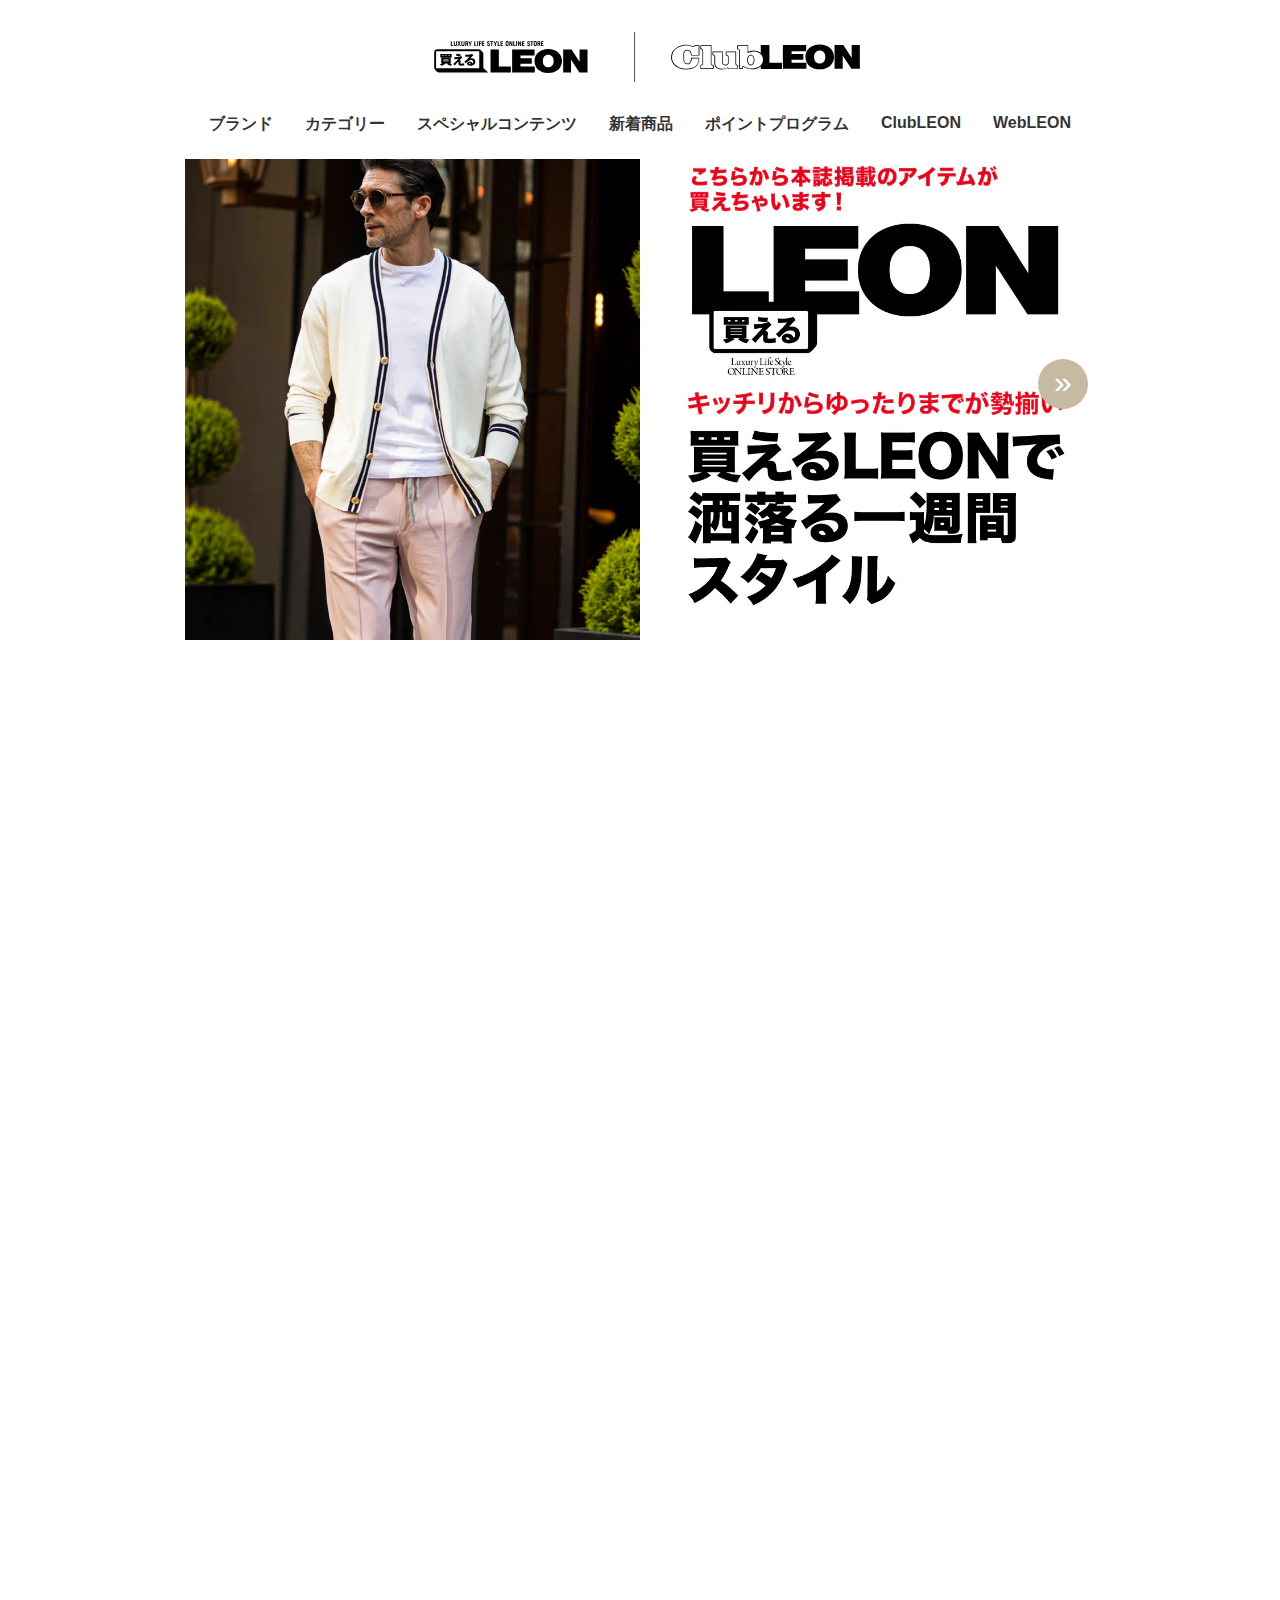
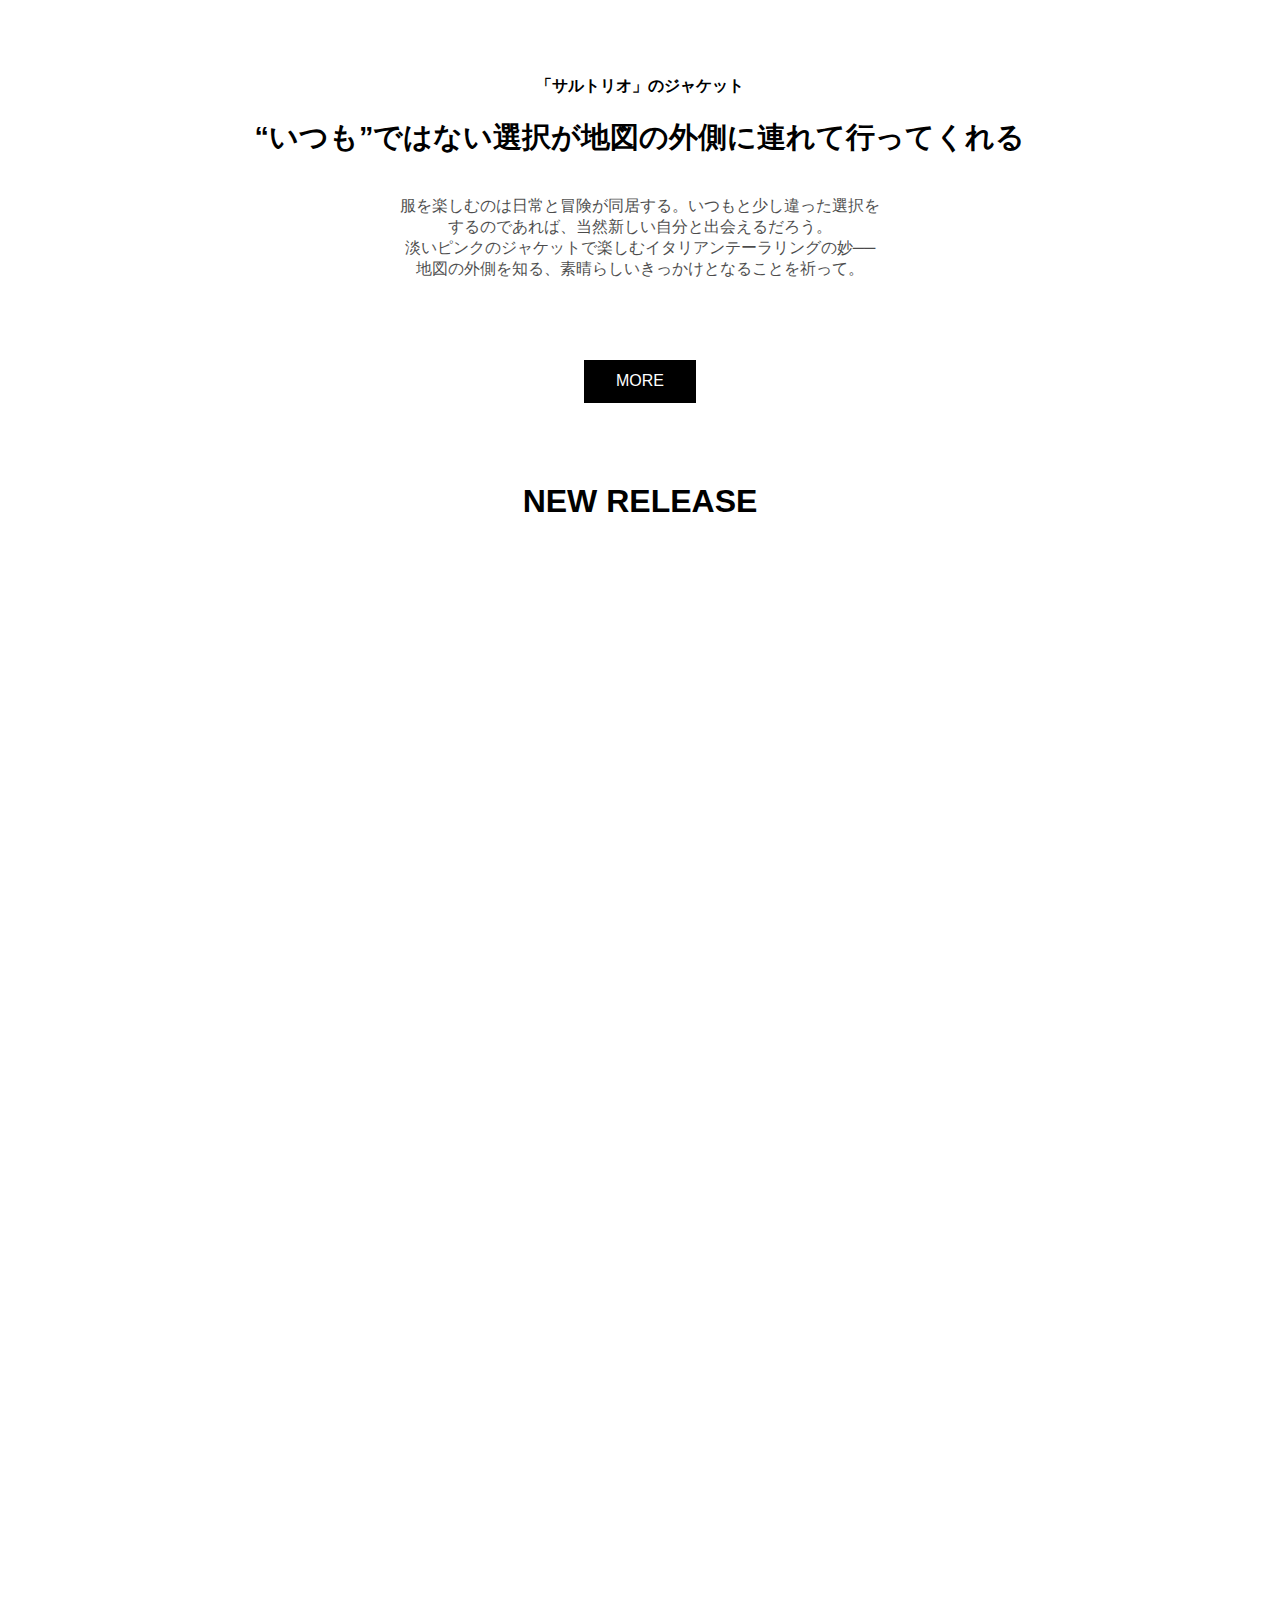
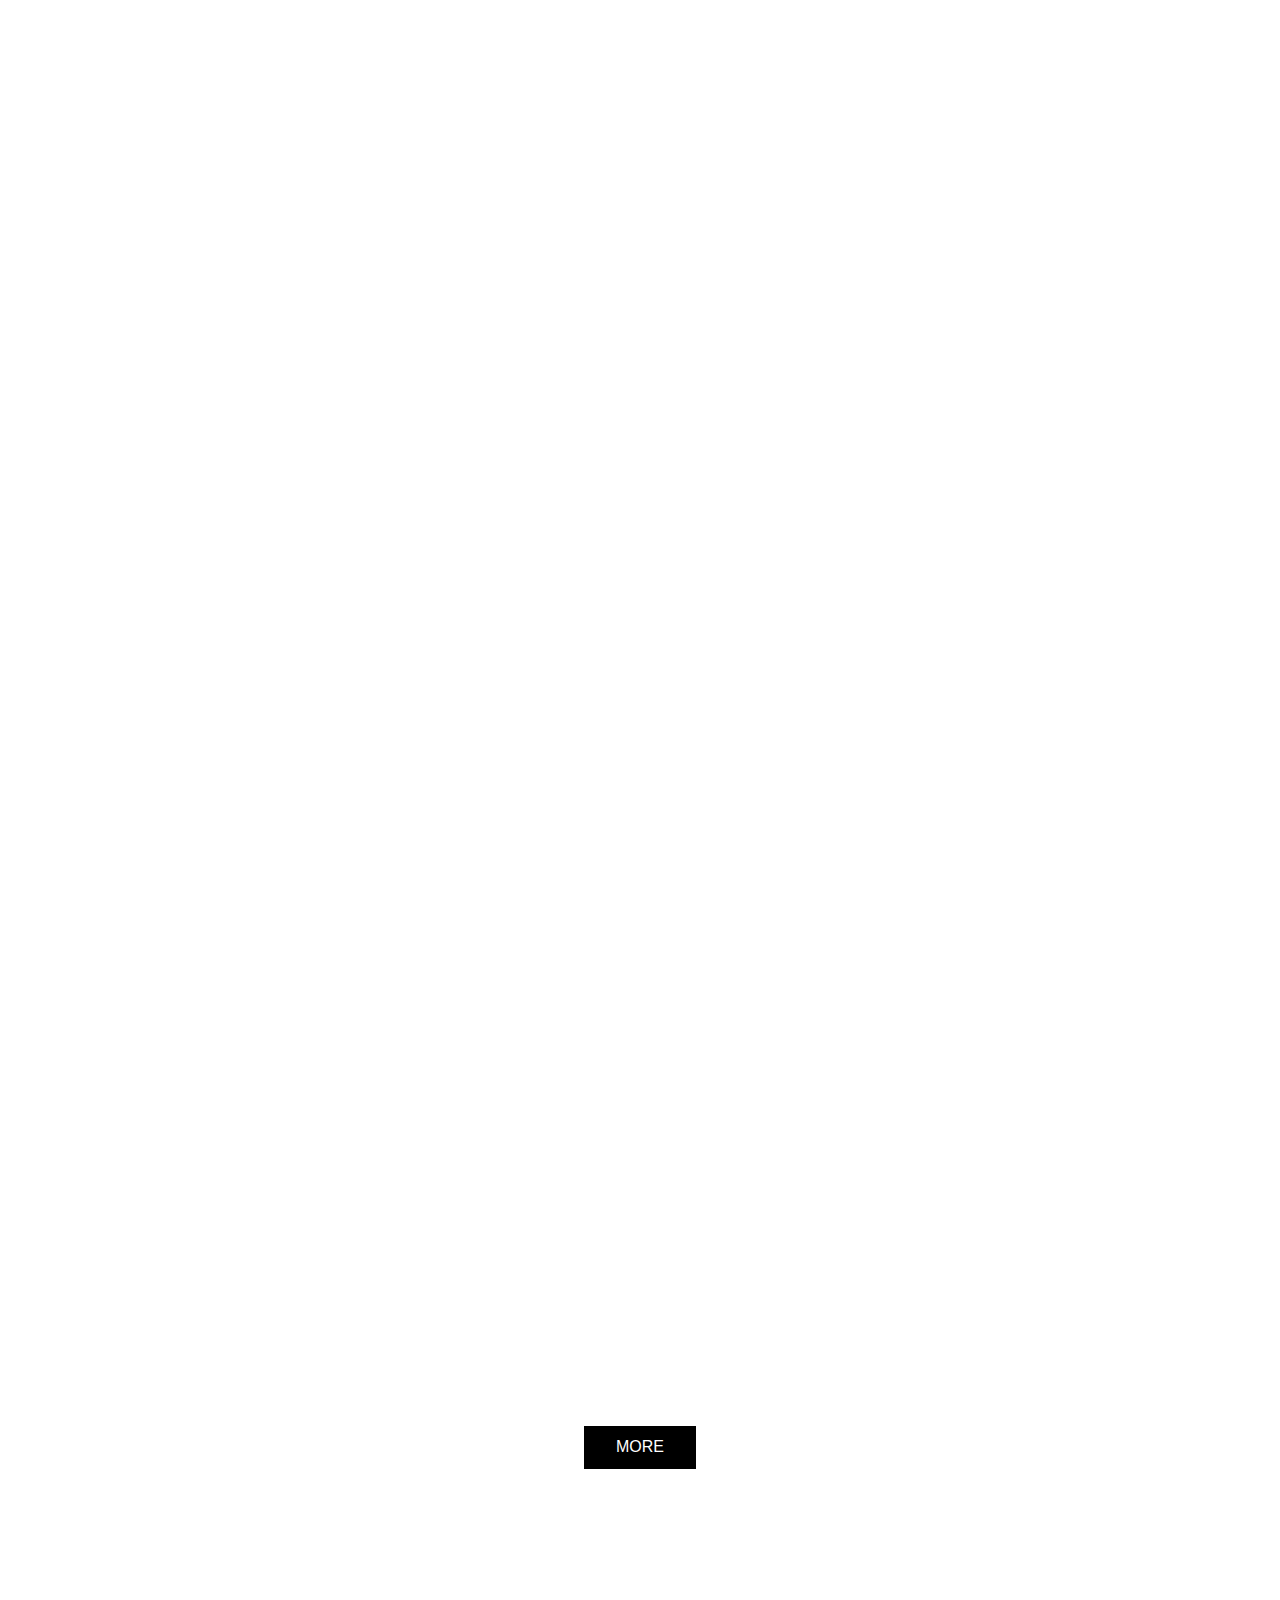
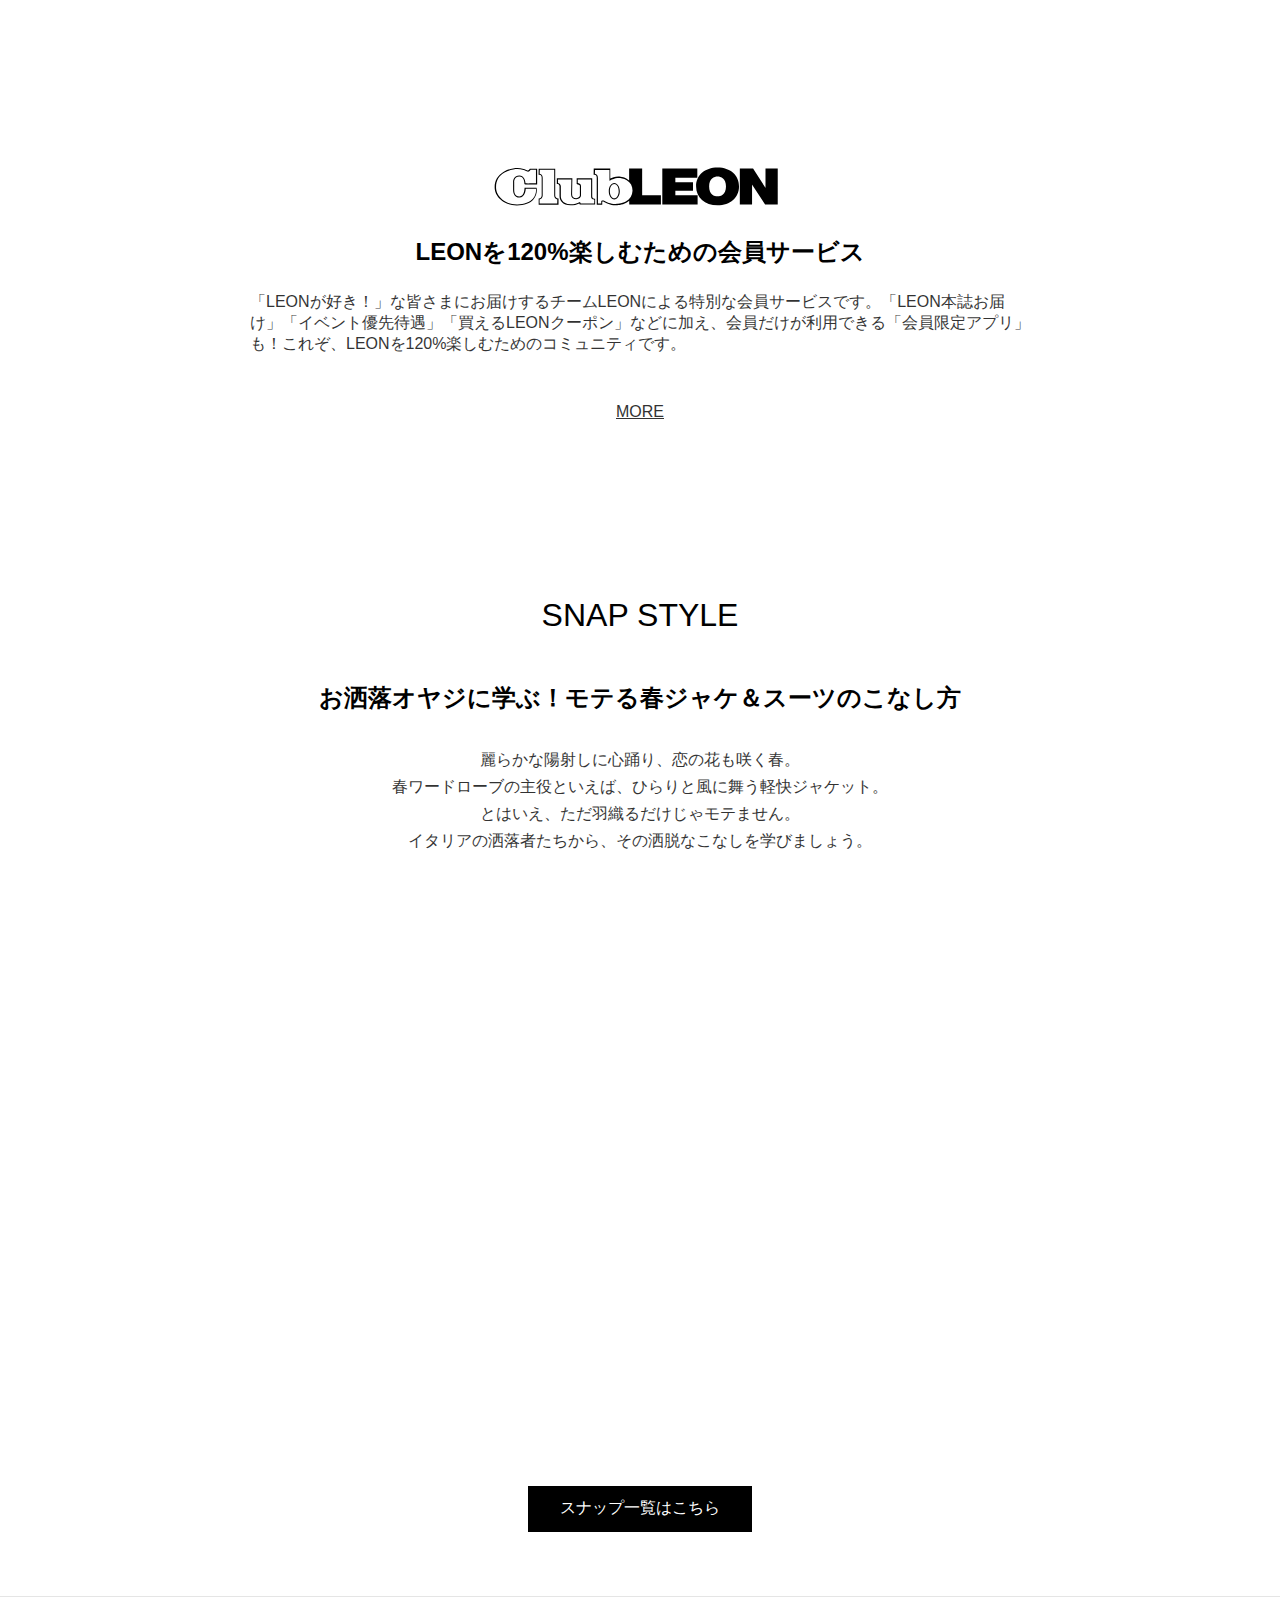
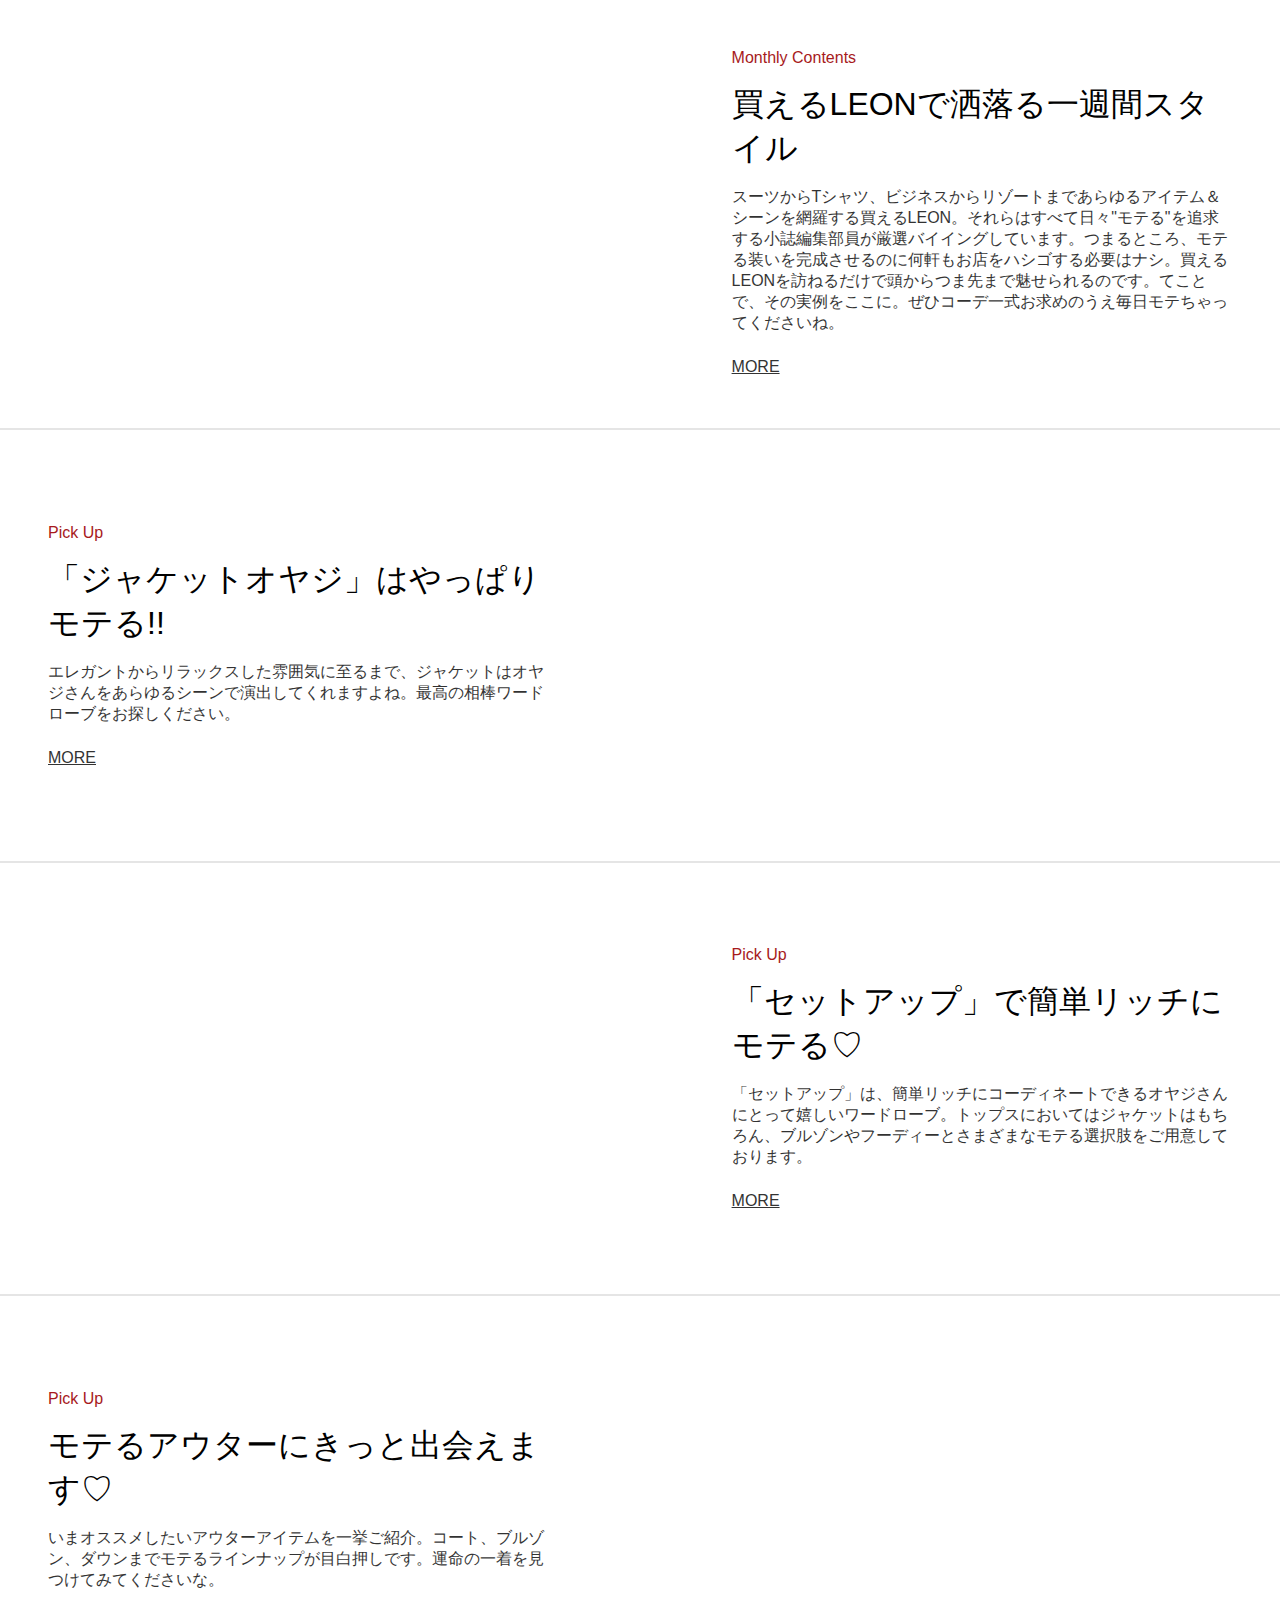
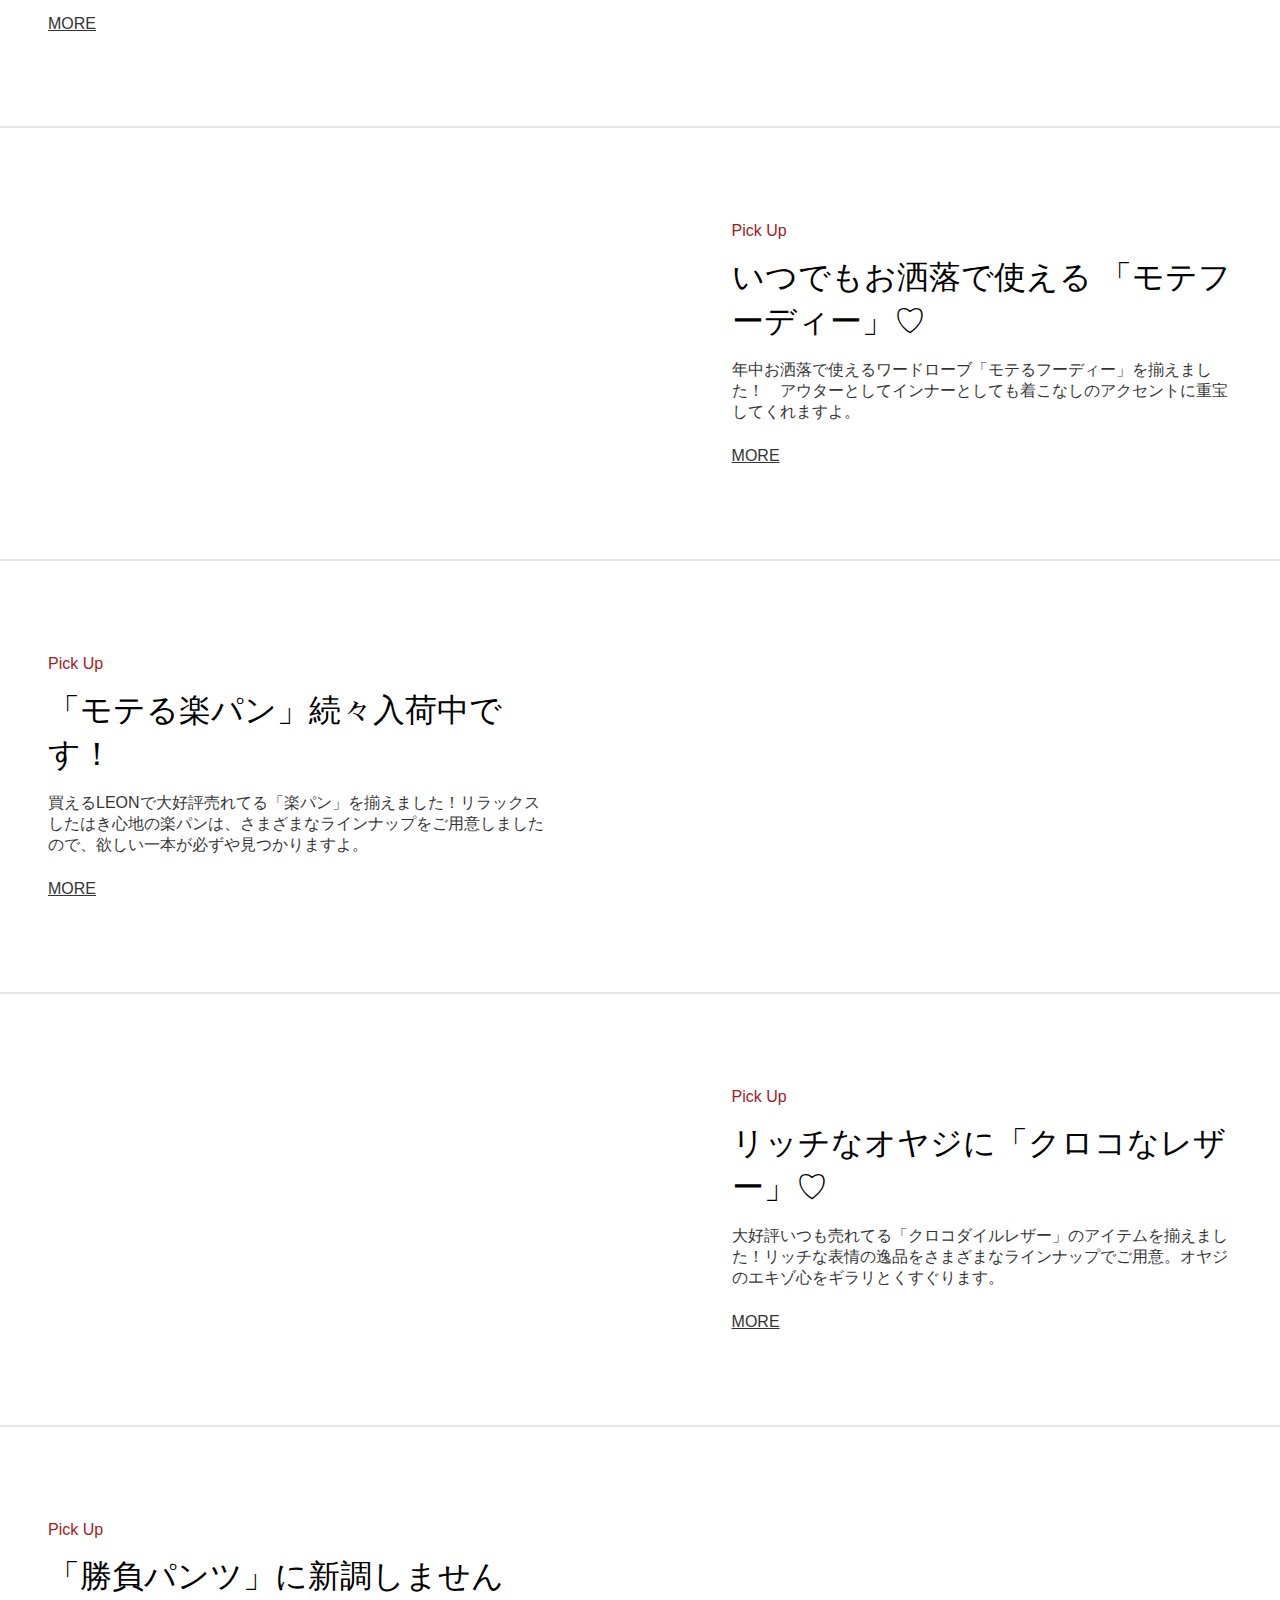
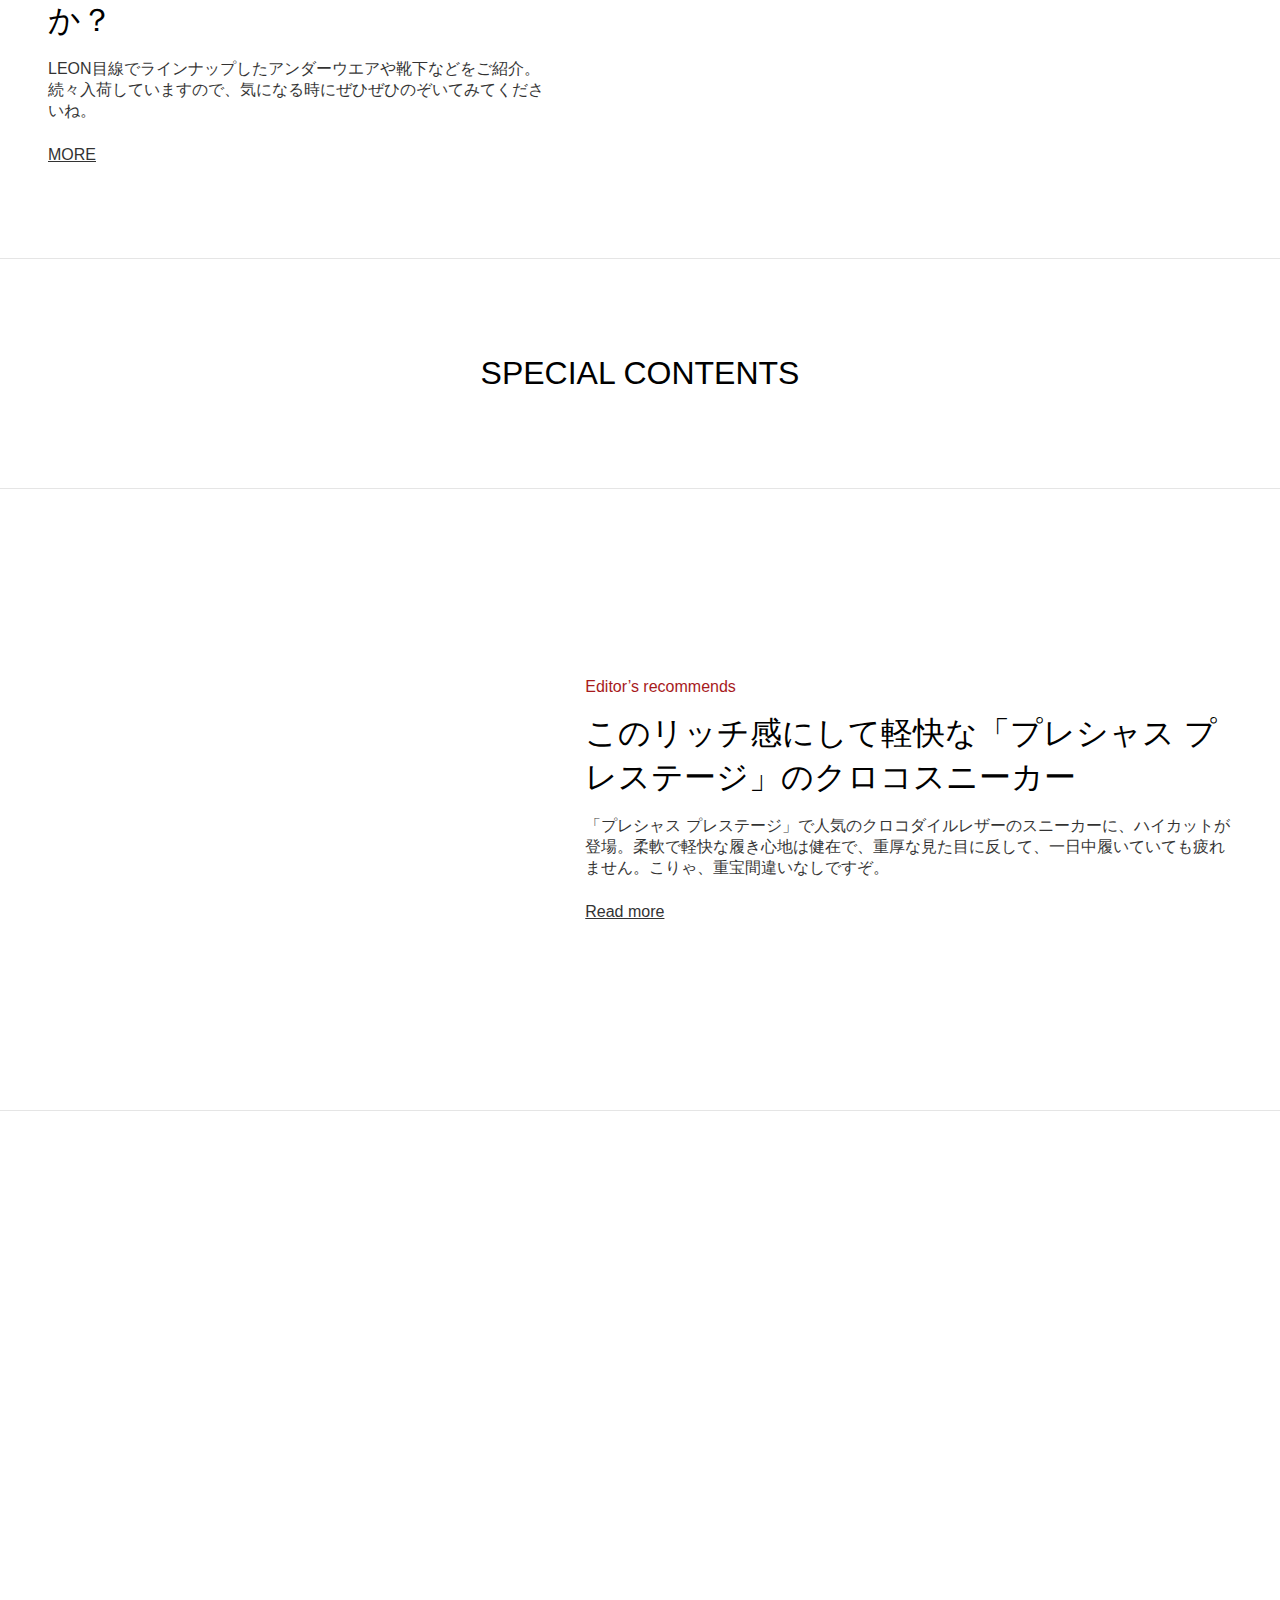
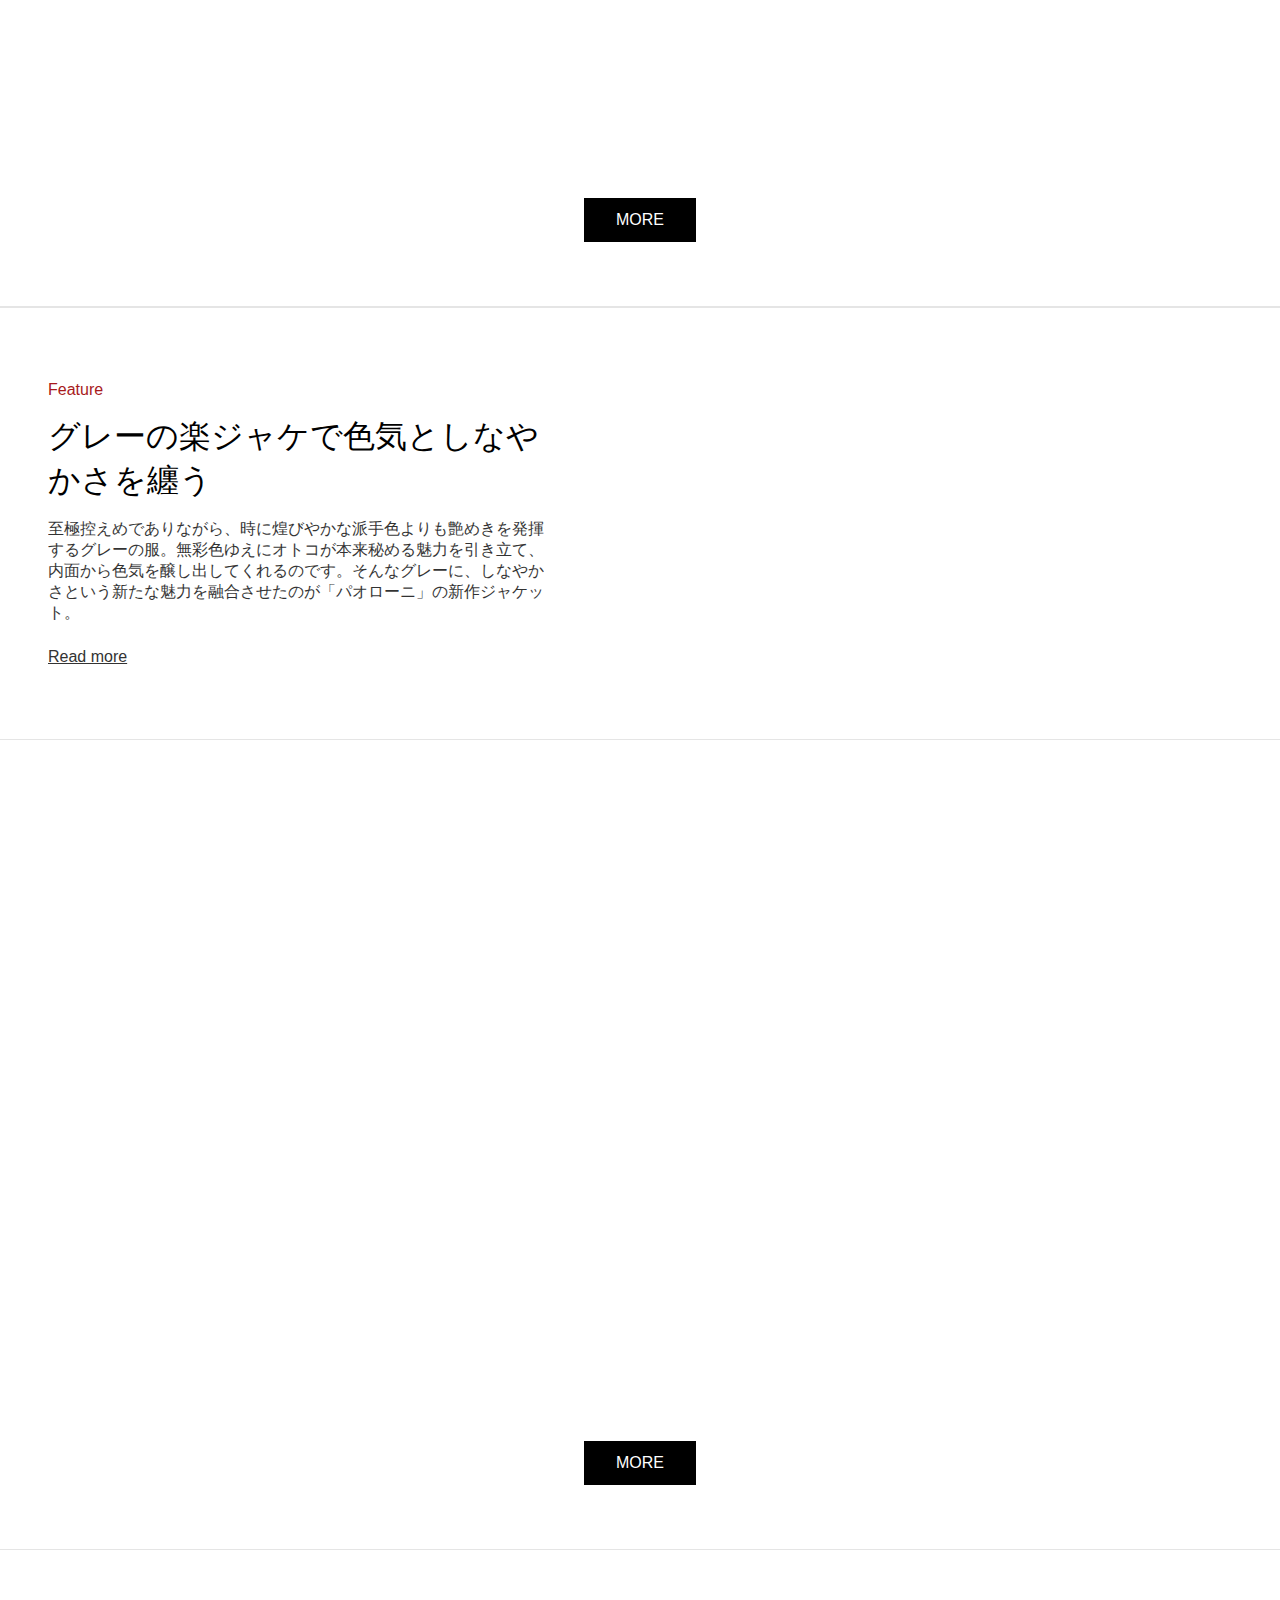
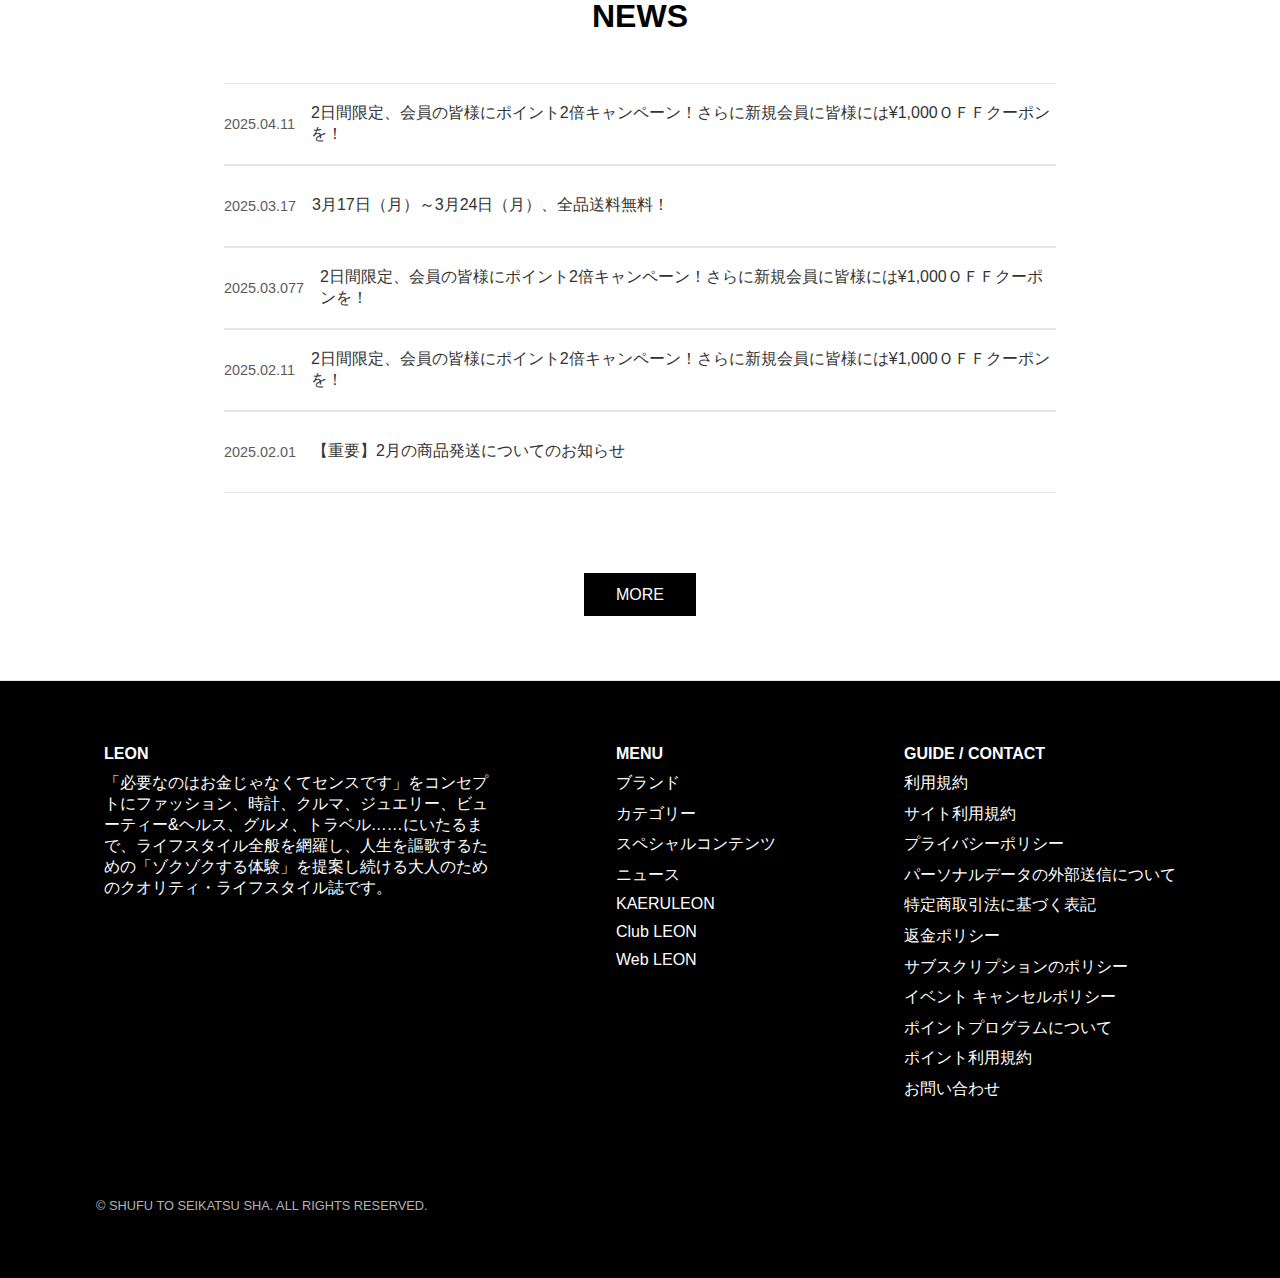
<file: index.html>
<!DOCTYPE html>
<html lang="ja">

<head>
  <meta charset="UTF-8">
  <meta name="viewport" content="width=device-width, initial-scale=1.0">
  <link rel="stylesheet" href="style.css">
  <link href="https://fonts.googleapis.com/icon?family=Material+Icons" rel="stylesheet">
  <title>Document</title>
</head>

<body>
  <div class="l-bottomNav-item">
    <span class="material-icons" id="open">menu</span>
    <div class="l-bottomNav-Menu-List overlay">
      <span class="material-icons" id="close">close</span>
      <div class="l-modalMenu--bodyInner">
        <nav>
          <ul>
            <li><a href="#">ブランド</a></li>
            <div class="l-modalMenu--menu js-accordion">
              <div class="l-modalMenu--menuTitle Js-accordion-toggle">
                <span>カテゴリー<span>
              </div>
              <div class="l-modalMenu--menuContainer">
                <ul class="l-modalMenu-menuList">
                  <li><a href="#">すべてのアイテムを見る</a></li>
                  <li><a href="#">Tシャツ・トップス</a></li>
                  <li><a href="#">トップス</a></li>
                  <li><a href="#">アウター</a></li>
                  <li><a href="#">パンツ</a></li>
                  <li><a href="#">テーラードジャケット</a></li>
                  <li><a href="#">スーツ・セットアップ</a></li>
                  <li><a href="#">ゴルフ</a></li>
                  <li><a href="#">アンダーウェア</a></li>
                  <li><a href="#">シューズ</a></li>
                </ul>
              </div>
            </div>
            <div class="l-modalMenu--menu js-accordion">
              <div class="l-modalMenu--menuTitle Js-accordion-toggle">
                <span>スペシャルコンテンツ<span>
              </div>
              <div class="l-modalMenu--menuContainer">
                <ul class="l-modalMenu-menuList">
                  <li><a href="#">EDITORS RECOMMENDS</a></li>
                  <li><a href="#">FEATURE</a></li>
                </ul>
              </div>
            </div>
            <li><a href="#">新着商品</a></li>
            <li><a href="point program.html">ポイントプログラム</a></li>
            <li><a href="#">ニュース</a></li>
            <li><a href="#">SNAP STYLE</a></li>
            <li><a href="clubLEON.html">ClubLEON</a></li>
            <li><a href="webLEON.html">WebLEON</a></li>
          </ul>
        </nav>
      </div>
    </div>
  </div>
  <header id="header">
    <div class="logos">
      <div class="logo">
        <img src="img/logo.svg">
      </div>
      <div class="logo">
        <img src="img/logo_r.svg">
      </div>
    </div>
    <div class="header-main">
      <nav>
        <ul>
          <li><a class="underLine" href="index.html">ブランド</a></li>
          <li class="list_item">
            <div class="link link-hover" tabindex="0">
              <a href="menu.html" class="underLine">カテゴリー</a>
              <!-- <div class="dropDown">
                <ul class="dropDown_list">
                  <li class="dropDown_item">
                    <a href="#" class="modal-title">メニュー情報<span>></span></a>
                  </li>
                  <li class="dropDown_item">
                    <div class="dropDown-courseMenu1">
                      <a href="#">
                        <h3>きんぐコース</h3>
                        <div class="sub-badges">
                          <img src="img/badge_godai.svg">
                          <img src="img/badge_ura.svg">
                          <img src="img/badge_limited.webp">
                        </div>
                        <img src="img/menu_img-02.webp" width="180" height="101"
                          style="object-fit: cover; vertical-align: bottom;">
                      </a>
                    </div>
                    <div class="dropDown-courseMenu2">
                      <a href="#">
                        <h3>プレミアムコース</h3>
                        <div class="sub-badges">
                          <img src="img/badge_tokusen.svg">
                          <img src="img/badge_ura.svg">
                          <img src="img/badge_godai.svg">
                          <img src="img/badge_kokusan.svg">
                          <img src="img/badge_limited.webp">
                        </div>
                        <img src="img/menu_img-03.webp" width="180" height="101"
                          style="object-fit: cover; vertical-align: bottom;">
                      </a>
                    </div>
                    <div class="dropDown-courseMenu3">
                      <a href="#">
                        <h3>58品コース</h3>
                        <img src="img/menu_img-01.webp" width="180" height="101"
                          style="object-fit: cover; vertical-align: bottom;">
                      </a>
                    </div>
                  </li>
                  <li>
                    <div class="dropDown-list" style="text-align: left;">
                      <ul>
                        <li><a href="#">五大名物</a></li>
                        <li><a href="#">期間限定</a></li>
                        <li><a href="#">ドリンク・飲み放題メニュー</a></li>
                        <li><a href="#">ランチコース</a></li>
                        <li><a href="#">キッズメニュー</a></li>
                        <li><a href="#">単品メニュー</a></li>
                      </ul>
                    </div>
                  </li>
                </ul>
              </div> -->
          </li>
          <li><a class="underLine" href="#">スペシャルコンテンツ</a></li>
          <li class="list_item">
            <div class="link link-hover" tabindex="0">
              <a href="kodomo.html" class="underLine">新着商品</a>
              <!-- <div class="dropDown">
                <ul class="dropDown_list">
                  <li class="dropDown_item">
                    <a href="kodomo.html" class="modal-title">お子様連れ歓迎<span>></span></a>
                  </li>
                  <li class="dropDown_item">
                    <div class="modal-kidsMenu1">
                      <a href="#">
                        <h3>おなかがぐ～ぐ～アイランド</h3>
                        <img src="img/thumb_mega_gugu.webp" width="180" height="101" style="object-fit: cover;">
                      </a>
                    </div>
                    <div class="modal-kidsMenu2">
                      <a href="#">
                        <h3>キッズメニュー</h3>
                        <img src="img/thumb_mega_kids.webp" width="180" height="101" style="object-fit: cover;">
                      </a>
                    </div>
                  </li>
                </ul>
              </div> -->
          </li>
          <li><a class="underLine" href="point program.html">ポイントプログラム</a></li>
          <li><a class="underLine" href="clubLEON.html">ClubLEON</a></li>
          <li><a class="underLine" href="webLEON.html">WebLEON</a></li>
        </ul>
      </nav>
    </div>
  </header>
  <section class="Phone-carousel">
    <div class="container">
      <ul>
        <li><img src="img/carousel1.webp"></li>
        <li><img src="img/carousel2.webp"></li>
        <li><img src="img/carousel3.webp"></li>
        <li><img src="img/carousel4.webp"></li>
      </ul>
      <button id="prev">&laquo;</button>
      <button id="next">&raquo;</button>
      <nav>
      </nav>
    </div>
    <nav>
    </nav>
  </section>
  <div class="youtube">
    <iframe src="https://www.youtube.com/embed/I7OFl6qGSzs?si=yMi1oR5Ub5OEDSAj" title="YouTube video player"
      frameborder="0"
      allow="accelerometer; autoplay; clipboard-write; encrypted-media; gyroscope; picture-in-picture; web-share"
      referrerpolicy="strict-origin-when-cross-origin" allowfullscreen>
    </iframe>
  </div>
  <section class="section1">
    <h2>
      <span>「サルトリオ」のジャケット</span><br>
      “いつも”ではない選択が地図の外側に連れて行ってくれる
    </h2>
    <p>
      服を楽しむのは日常と冒険が同居する。いつもと少し違った選択を<br>
      するのであれば、当然新しい自分と出会えるだろう。<br>
      淡いピンクのジャケットで楽しむイタリアンテーラリングの妙──<br>
      地図の外側を知る、素晴らしいきっかけとなることを祈って。
    </p>
    <a href="#" class="more">MORE</a>
  </section>
  <section class="section2">
    <h2>NEW RELEASE</h2>
    <div class="menuList">
      <div class="menuItem sl">
        <a href="#">
          <img src="img/pic1.webp">
        </a>
        <span class="brand">BRIONI</span>
        <a href="#" class="title">ドローコードパンツ</a>
        <span class="price">¥169,400</span>
      </div>
      <div class="menuItem sl">
        <a href="#">
          <img src="img/pic2.webp">
        </a>
        <span class="brand">GALLIA KNIT PROJECT</span>
        <a href="#" class="title">ポロセーター</a>
        <span class="price">¥39,600</span>
      </div>
      <div class="menuItem sl">
        <a href="#">
          <img src="img/pic3.webp">
        </a>
        <span class="brand">GALLIA KNIT PROJECT</span>
        <a href="#" class="title">半袖セーター</a>
        <span class="price">¥48,400</span>
      </div>
      <div class="menuItem sl">
        <a href="#">
          <img src="img/pic4.webp">
        </a>
        <span class="brand">MILD SUNSET</span>
        <a href="#" class="title">オブザトップ</a>
        <span class="price">¥26,400</span>
      </div>
      <div class="menuItem sl">
        <a href="#">
          <img src="img/pic5.webp">
        </a>
        <span class="brand">MILD SUNSET</span>
        <a href="#" class="title">ブランニューロンT</a>
        <span class="price">¥24,200</span>
      </div>
      <div class="menuItem sl">
        <a href="#">
          <img src="img/pic6.webp">
        </a>
        <span class="brand">MILD SUNSET</span>
        <a href="#" class="title">MロゴロンT</a>
        <span class="price">¥24,200</span>
      </div>
      <div class="menuItem sl">
        <a href="#">
          <img src="img/pic7.webp">
        </a>
        <span class="brand">MILD SUNSET</span>
        <a href="#" class="title">MロゴロンT</a>
        <span class="price">¥24,200</span>
      </div>
      <div class="menuItem sl">
        <a href="#">
          <img src="img/pic8.webp">
        </a>
        <span class="brand">MILD SUNSET</span>
        <a href="#" class="title">サーフロゴロンT</a>
        <span class="price">¥24,200</span>
      </div>
      <div class="menuItem sl">
        <a href="#">
          <img src="img/pic9.webp">
        </a>
        <span class="brand">PRECIOUS PRESTIGE</span>
        <a href="#" class="title">クロコダイル×ゴードレザー</a>
        <span class="price">¥429,000</span>
      </div>
      <div class="menuItem sl">
        <a href="#">
          <img src="img/pic10.jpg">
        </a>
        <span class="brand">PRECIOUS PRESTIGE</span>
        <a href="#" class="title">キャップ（クロコ）</a>
        <span class="price">¥71,500</span>
      </div>
      <div class="menuItem sl">
        <a href="#">
          <img src="img/pic11.jpg">
        </a>
        <span class="brand">PRECIOUS PRESTIGE</span>
        <a href="#" class="title">ダイヤモンドパイソン×カーフレザー</a>
        <span class="price">¥264,000</span>
      </div>
      <div class="menuItem sl">
        <a href="#">
          <img src="img/pic12.jpg">
        </a>
        <span class="brand">PRECIOUS PRESTIGE</span>
        <a href="#" class="title">ダイヤモンドパイソン×クラッチバッグ</a>
        <span class="price">¥264,000</span>
      </div>
      <div class="menuItem sl">
        <a href="#">
          <img src="img/pic14.jpg">
        </a>
        <span class="brand">PRECIOUS PRESTIGE</span>
        <a href="#" class="title">ガルーシャバック</a>
        <span class="price">¥550,000</span>
      </div>
      <div class="menuItem sl">
        <a href="#">
          <img src="img/pic15.webp">
        </a>
        <span class="brand">PRECIOUS PRESTIGE</span>
        <a href="#" class="title">クロコポケット付クルーネックロングTシャツ</a>
        <span class="price">¥66,000</span>
      </div>
      <div class="menuItem sl">
        <a href="#">
          <img src="img/pic16.webp">
        </a>
        <span class="brand">PRECIOUS PRESTIGE</span>
        <a href="#" class="title">クロコハート付クルーネックロングTシャツ</a>
        <span class="price">¥49,500</span>
      </div>
      <div class="menuItem sl">
        <a href="#">
          <img src="img/pic17.webp">
        </a>
        <span class="brand">PRECIOUS PRESTIGE</span>
        <a href="#" class="title">クロコポケット付クルーネックTシャツ</a>
        <span class="price">¥63,800</span>
      </div>
      <div class="menuItem sl">
        <a href="#">
          <img src="img/pic18.webp">
        </a>
        <span class="brand">PRECIOUS PRESTIGE</span>
        <a href="#" class="title">シャイニングロコウォレットLサイズ</a>
        <span class="price">¥429,000</span>
      </div>
      <div class="menuItem sl">
        <a href="#">
          <img src="img/pic19.webp">
        </a>
        <span class="brand">BRIONI</span>
        <a href="#" class="title">ビーチタオル</a>
        <span class="price">¥81,180</span>
      </div>
      <div class="menuItem sl">
        <a href="#">
          <img src="img/pic20.webp">
        </a>
        <span class="brand">BRIONI</span>
        <a href="#" class="title">Capriシャツ</a>
        <span class="price">¥140,800</span>
      </div>
    </div>
    <a href="#" class="more">MORE</a>
  </section>
  <section class="section3">
    <div class="sc3Body">
      <div class="logo2">
        <img src="img/logo_r.svg">
      </div>
      <h2>LEONを120%楽しむための会員サービス</h2>
      <p>
        「LEONが好き！」な皆さまにお届けするチームLEONによる特別な会員サービスです。「LEON本誌お届け」「イベント優先待遇」「買えるLEONクーポン」などに加え、会員だけが利用できる「会員限定アプリ」も！これぞ、LEONを120%楽しむためのコミュニティです。
      </p>
      <a href="#">MORE</a>
    </div>
  </section>
  <section class="section4">
    <div class="sec4-header">
      <h2>SNAP STYLE</h2>
      <span>お洒落オヤジに学ぶ！モテる春ジャケ＆スーツのこなし方</span>
      <p>
        麗らかな陽射しに心踊り、恋の花も咲く春。<br>
        春ワードローブの主役といえば、ひらりと風に舞う軽快ジャケット。<br>
        とはいえ、ただ羽織るだけじゃモテません。<br>
        イタリアの洒落者たちから、その洒脱なこなしを学びましょう。
      </p>
    </div>
    <div class="sec4-menulist">
      <div class="sec4-menuItem sl">
        <a href="#">
          <img src="img/pic22.webp">
        </a>
        <div class="menuItem-Content">
          <h2>
            <a href="#">「あえての渋色」で春スーツに不良さを</a>
          </h2>
          <a href="#">MORE</a>
        </div>
      </div>
      <div class="sec4-menuItem sl">
        <a href="#">
          <img src="img/pic23.webp">
        </a>
        <div class="menuItem-Content">
          <h2>
            <a href="#">ミリジャケは「＋ピンク」で可愛さを演出</a>
          </h2>
          <a href="#">MORE</a>
        </div>
      </div>
      <div class="sec4-menuItem sl">
        <a href="#">
          <img src="img/pic24.webp">
        </a>
        <div class="menuItem-Content">
          <h2>
            <a href="#">ベージュジャケットは「ワントーン」で優雅に</a>
          </h2>
          <a href="#">MORE</a>
        </div>
      </div>
      <div class="sec4-menuItem sl">
        <a href="#">
          <img src="img/pic21.webp">
        </a>
        <div class="menuItem-Content">
          <h2>
            <a href="#">「どっかにピンク」で春ムード全開</a>
          </h2>
          <a href="#">MORE</a>
        </div>
      </div>
    </div>
    <div class="snapList">
      <a href="#">スナップ一覧はこちら</a>
    </div>
  </section>
  <section class="section5">
    <div class="sec5Item">
      <div class="sec5Img sr">
        <a href="#">
          <img src="img/pic25.webp">
        </a>
      </div>
      <div class="sec5Body">
        <span>Monthly Contents</span>
        <h2>買えるLEONで洒落る一週間スタイル</h2>
        <p>
          スーツからTシャツ、ビジネスからリゾートまであらゆるアイテム＆シーンを網羅する買えるLEON。それらはすべて日々"モテる"を追求する小誌編集部員が厳選バイイングしています。つまるところ、モテる装いを完成させるのに何軒もお店をハシゴする必要はナシ。買えるLEONを訪ねるだけで頭からつま先まで魅せられるのです。てことで、その実例をここに。ぜひコーデ一式お求めのうえ毎日モテちゃってくださいね。
        </p>
        <a href="#">MORE</a>
      </div>
    </div>
    <div class="sec5Item">
      <div class="sec5Body">
        <span>Pick Up</span>
        <h2>「ジャケットオヤジ」はやっぱりモテる!!</h2>
        <p>
          エレガントからリラックスした雰囲気に至るまで、ジャケットはオヤジさんをあらゆるシーンで演出してくれますよね。最高の相棒ワードローブをお探しください。
        </p>
        <a href="#">MORE</a>
      </div>
      <div class="sec5Img-r sl">
        <a href="#">
          <img src="img/pic26.webp">
        </a>
      </div>
    </div>
    <div class="sec5Item">
      <div class="sec5Img sr">
        <a href="#">
          <img src="img/pic27.webp">
        </a>
      </div>
      <div class="sec5Body">
        <span>Pick Up</span>
        <h2>「セットアップ」で簡単リッチにモテる♡</h2>
        <p>
          「セットアップ」は、簡単リッチにコーディネートできるオヤジさんにとって嬉しいワードローブ。トップスにおいてはジャケットはもちろん、ブルゾンやフーディーとさまざまなモテる選択肢をご用意しております。
        </p>
        <a href="#">MORE</a>
      </div>
    </div>
    <div class="sec5Item">
      <div class="sec5Body">
        <span>Pick Up</span>
        <h2>モテるアウターにきっと出会えます♡</h2>
        <p>
          いまオススメしたいアウターアイテムを一挙ご紹介。コート、ブルゾン、ダウンまでモテるラインナップが目白押しです。運命の一着を見つけてみてくださいな。
        </p>
        <a href="#">MORE</a>
      </div>
      <div class="sec5Img-r sl">
        <a href="#">
          <img src="img/pic28.webp">
        </a>
      </div>
    </div>
    <div class="sec5Item">
      <div class="sec5Img sr">
        <a href="#">
          <img src="img/pic29.webp">
        </a>
      </div>
      <div class="sec5Body">
        <span>Pick Up</span>
        <h2>いつでもお洒落で使える 「モテフーディー」♡</h2>
        <p>
          年中お洒落で使えるワードローブ「モテるフーディー」を揃えました！　アウターとしてインナーとしても着こなしのアクセントに重宝してくれますよ。
        </p>
        <a href="#">MORE</a>
      </div>
    </div>
    <div class="sec5Item">
      <div class="sec5Body">
        <span>Pick Up</span>
        <h2>「モテる楽パン」続々入荷中です！</h2>
        <p>
          買えるLEONで大好評売れてる「楽パン」を揃えました！リラックスしたはき心地の楽パンは、さまざまなラインナップをご用意しましたので、欲しい一本が必ずや見つかりますよ。
        </p>
        <a href="#">MORE</a>
      </div>
      <div class="sec5Img-r sl">
        <a href="#">
          <img src="img/pic30.webp">
        </a>
      </div>
    </div>
    <div class="sec5Item">
      <div class="sec5Img sr">
        <a href="#">
          <img src="img/pic31.webp">
        </a>
      </div>
      <div class="sec5Body">
        <span>Pick Up</span>
        <h2>リッチなオヤジに「クロコなレザー」♡</h2>
        <p>
          大好評いつも売れてる「クロコダイルレザー」のアイテムを揃えました！リッチな表情の逸品をさまざまなラインナップでご用意。オヤジのエキゾ心をギラリとくすぐります。
        </p>
        <a href="#">MORE</a>
      </div>
    </div>
    <div class="sec5Item">
      <div class="sec5Body">
        <span>Pick Up</span>
        <h2>「勝負パンツ」に新調しませんか？</h2>
        <p>
          LEON目線でラインナップしたアンダーウエアや靴下などをご紹介。続々入荷していますので、気になる時にぜひぜひのぞいてみてくださいね。
        </p>
        <a href="#">MORE</a>
      </div>
      <div class="sec5Img-r sl">
        <a href="#">
          <img src="img/pic32.webp">
        </a>
      </div>
    </div>
  </section>
  <section class="section5-phone">
    <div class="sec5Item">
      <div class="sec5Img sr">
        <a href="#">
          <img src="img/pic25.webp">
        </a>
      </div>
      <div class="sec5Body">
        <span>Monthly Contents</span>
        <h2>買えるLEONで洒落る一週間スタイル</h2>
        <p>
          スーツからTシャツ、ビジネスからリゾートまであらゆるアイテム＆シーンを網羅する買えるLEON。それらはすべて日々"モテる"を追求する小誌編集部員が厳選バイイングしています。つまるところ、モテる装いを完成させるのに何軒もお店をハシゴする必要はナシ。買えるLEONを訪ねるだけで頭からつま先まで魅せられるのです。てことで、その実例をここに。ぜひコーデ一式お求めのうえ毎日モテちゃってくださいね。
        </p>
        <a href="#">MORE</a>
      </div>
    </div>
    <div class="sec5Item">
      <div class="sec5Img sl">
        <a href="#">
          <img src="img/pic26.webp">
        </a>
      </div>
      <div class="sec5Body">
        <span>Pick Up</span>
        <h2>「ジャケットオヤジ」はやっぱりモテる!!</h2>
        <p>
          エレガントからリラックスした雰囲気に至るまで、ジャケットはオヤジさんをあらゆるシーンで演出してくれますよね。最高の相棒ワードローブをお探しください。
        </p>
        <a href="#">MORE</a>
      </div>
    </div>
    <div class="sec5Item">
      <div class="sec5Img sr">
        <a href="#">
          <img src="img/pic27.webp">
        </a>
      </div>
      <div class="sec5Body">
        <span>Pick Up</span>
        <h2>「セットアップ」で簡単リッチにモテる♡</h2>
        <p>
          「セットアップ」は、簡単リッチにコーディネートできるオヤジさんにとって嬉しいワードローブ。トップスにおいてはジャケットはもちろん、ブルゾンやフーディーとさまざまなモテる選択肢をご用意しております。
        </p>
        <a href="#">MORE</a>
      </div>
    </div>
    <div class="sec5Item">
      <div class="sec5Img sl">
        <a href="#">
          <img src="img/pic28.webp">
        </a>
      </div>
      <div class="sec5Body">
        <span>Pick Up</span>
        <h2>モテるアウターにきっと出会えます♡</h2>
        <p>
          いまオススメしたいアウターアイテムを一挙ご紹介。コート、ブルゾン、ダウンまでモテるラインナップが目白押しです。運命の一着を見つけてみてくださいな。
        </p>
        <a href="#">MORE</a>
      </div>
    </div>
    <div class="sec5Item">
      <div class="sec5Img sr">
        <a href="#">
          <img src="img/pic29.webp">
        </a>
      </div>
      <div class="sec5Body">
        <span>Pick Up</span>
        <h2>いつでもお洒落で使える 「モテフーディー」♡</h2>
        <p>
          年中お洒落で使えるワードローブ「モテるフーディー」を揃えました！　アウターとしてインナーとしても着こなしのアクセントに重宝してくれますよ。
        </p>
        <a href="#">MORE</a>
      </div>
    </div>
    <div class="sec5Item">
      <div class="sec5Img sl">
        <a href="#">
          <img src="img/pic30.webp">
        </a>
      </div>
      <div class="sec5Body">
        <span>Pick Up</span>
        <h2>「モテる楽パン」続々入荷中です！</h2>
        <p>
          買えるLEONで大好評売れてる「楽パン」を揃えました！リラックスしたはき心地の楽パンは、さまざまなラインナップをご用意しましたので、欲しい一本が必ずや見つかりますよ。
        </p>
        <a href="#">MORE</a>
      </div>
    </div>
    <div class="sec5Item">
      <div class="sec5Img sr">
        <a href="#">
          <img src="img/pic31.webp">
        </a>
      </div>
      <div class="sec5Body">
        <span>Pick Up</span>
        <h2>リッチなオヤジに「クロコなレザー」♡</h2>
        <p>
          大好評いつも売れてる「クロコダイルレザー」のアイテムを揃えました！リッチな表情の逸品をさまざまなラインナップでご用意。オヤジのエキゾ心をギラリとくすぐります。
        </p>
        <a href="#">MORE</a>
      </div>
    </div>
    <div class="sec5Item">
      <div class="sec5Img sl">
        <a href="#">
          <img src="img/pic32.webp">
        </a>
      </div>
      <div class="sec5Body">
        <span>Pick Up</span>
        <h2>「勝負パンツ」に新調しませんか？</h2>
        <p>
          LEON目線でラインナップしたアンダーウエアや靴下などをご紹介。続々入荷していますので、気になる時にぜひぜひのぞいてみてくださいね。
        </p>
        <a href="#">MORE</a>
      </div>
    </div>
  </section>
  <section class="section6">
    <h2 class="sec6Title">SPECIAL CONTENTS</h2>
    <div class="sec6Item">
      <div class="sec6Img sl">
        <a href="#">
          <img src="img/pic9.webp">
        </a>
      </div>
      <div class="sec6Body">
        <span>Editor’s recommends</span>
        <h2>このリッチ感にして軽快な「プレシャス プレステージ」のクロコスニーカー</h2>
        <p>
          「プレシャス プレステージ」で人気のクロコダイルレザーのスニーカーに、ハイカットが登場。柔軟で軽快な履き心地は健在で、重厚な見た目に反して、一日中履いていても疲れません。こりゃ、重宝間違いなしですぞ。
        </p>
        <a href="#">Read more</a>
      </div>
    </div>
    <div class="sec6-menulist">
      <div class="sec6-menuItem sl">
        <a href="#">
          <img src="img/carousel2.webp">
        </a>
        <div class="menuItem-Content">
          <span>Editor’s recommends</span>
          <h2>
            <a href="#">街からターフまで決まる「バンデル」のセットアップ</a>
          </h2>
          <p>
            モダンかつ機能性を搭載したワードローブが人気の「バンデル」から、多彩な機能を備えるスグレモノなセットアップをピックアップ。普段着としても、ゴルフの行き帰りにももってこいな、実に汎用性の高い上下おソロです。
          </p>
          <a href="#">Read more</a>
        </div>
      </div>
      <div class="sec6-menuItem sl">
        <a href="#">
          <img src="img/carousel4.webp">
        </a>
        <div class="menuItem-Content">
          <span>Editor’s recommends</span>
          <h2>
            <a href="#">熟練の職人技が宿る「ラギッドマインド」のリング</a>
          </h2>
          <p>
            ジェンダーレスジュエリーブランド「ラギッドマインド」。国内でも限られた職人にしか作ることができない技巧派で唯一無二なジュエリーであり、このリングもまさにそんな魅力を存分に味わえる逸品です。
          </p>
          <a href="#">Read more</a>
        </div>
      </div>
      <div class="sec6-menuItem sl">
        <a href="#">
          <img src="img/pic33.webp">
        </a>
        <div class="menuItem-Content">
          <span>Editor’s recommends</span>
          <h2>
            <a href="#">実は快適なストレッチな「アカンサス」のジップシャツ</a>
          </h2>
          <p>
            定番アイテムであるボタンダウンシャツを、フロントをジップ仕様にすることでオリジナリティを演出。この見た目で実は快適なストレッチ素材と、シンプルながらも個性に富んだ一着をご紹介いたします。
          </p>
          <a href="#">Read more</a>
        </div>
      </div>
    </div>
    <div class="moreList">
      <a href="#">MORE</a>
    </div>
  </section>
  <section class="section7">
    <div class="sec7Item">
      <div class="sec7Body">
        <span>Feature</span>
        <h2>グレーの楽ジャケで色気としなやかさを纏う</h2>
        <p>
          至極控えめでありながら、時に煌びやかな派手色よりも艶めきを発揮するグレーの服。無彩色ゆえにオトコが本来秘める魅力を引き立て、内面から色気を醸し出してくれるのです。そんなグレーに、しなやかさという新たな魅力を融合させたのが「パオローニ」の新作ジャケット。
        </p>
        <a href="#">Read more</a>
      </div>
      <div class="sec7Img-r sr">
        <a href="#">
          <img src="img/pic34.webp">
        </a>
      </div>
    </div>
    <div class="sec7Item-phone">
      <div class="sec7Img-r sr">
        <a href="#">
          <img src="img/pic34.webp">
        </a>
      </div>
      <div class="sec7Body">
        <span>Feature</span>
        <h2>グレーの楽ジャケで色気としなやかさを纏う</h2>
        <p>
          至極控えめでありながら、時に煌びやかな派手色よりも艶めきを発揮するグレーの服。無彩色ゆえにオトコが本来秘める魅力を引き立て、内面から色気を醸し出してくれるのです。そんなグレーに、しなやかさという新たな魅力を融合させたのが「パオローニ」の新作ジャケット。
        </p>
        <a href="#">Read more</a>
      </div>
    </div>
    <div class="sec7-menulist">
      <div class="sec7-menuItem sr">
        <a href="#">
          <img src="img/pic35.webp">
        </a>
        <div class="menuItem-Content">
          <span>Feature</span>
          <h2>
            <a href="#">胸襟が開かず隠さずがお洒落とモテるの極意です</a>
          </h2>
          <p>
            隠し事なくつまびらかに。それは人としてとても正しいこと。でも一方で、隠されるからこそ気になってしまう、本音を知りたくて沼ってしまう、そんな気持ちもわかりすぎるほどにわかりますよね。
          </p>
          <a href="#">Read more</a>
        </div>
      </div>
      <div class="sec7-menuItem sr">
        <a href="#">
          <img src="img/pic36.webp">
        </a>
        <div class="menuItem-Content">
          <span>Feature</span>
          <h2>
            <a href="#">不良く、正しく、ちょいユルくそんな大人のためのウエアです</a>
          </h2>
          <p>
            昨秋よりLEON GOLF班が推す、ちょいユルサイズのポロシャツ。サイズ感に少しゆとりをもたせるだけで、こなれたムードに加え、イマドキな薫りも纏える……。それはもうおなじみ「マーク＆ロナ」の得意とする部分であります。
          </p>
          <a href="#">Read more</a>
        </div>
      </div>
      <div class="sec7-menuItem sr">
        <a href="#">
          <img src="img/pic37.webp">
        </a>
        <div class="menuItem-Content">
          <span>Feature</span>
          <h2>
            <a href="#">いまどきモテ♡ゴルファーの作り方</a>
          </h2>
          <p>
            何かと頼りがちなモックネック。ですが、襟元にニュアンスが乏しいぶん均一的な印象に
            陥りがちなのが悩ましい。そこで、LEONが提案したいのはトーンonトーンなカラーリングをキモに据えたトータルコーデ。陰影によって全体が立体的に立ち上がりエレガントかつスポーティさも纏えるという算段です。
          </p>
          <a href="#">Read more</a>
        </div>
      </div>
    </div>
    <div class="moreList">
      <a href="#">MORE</a>
    </div>
  </section>
  <section class="section8">
    <h2>NEWS</h2>
    <div class="newsList">
      <div class="newsItem">
        <a href="#">
          <div class="newsItem1">
            <span class="days">2025.04.11</span>
          </div>
          <div class="newsItem2">
            <span class="body">2日間限定、会員の皆様にポイント2倍キャンペーン！さらに新規会員に皆様には¥1,000ＯＦＦクーポンを！</span>
          </div>
        </a>
      </div>
      <div class="newsItem">
        <a href="#">
          <div class="newsItem1">
            <span class="days">2025.03.17</span>
          </div>
          <div class="newsItem2">
            <span class="body">3月17日（月）～3月24日（月）、全品送料無料！</span>
          </div>
        </a>
      </div>
      <div class="newsItem">
        <a href="#">
          <div class="newsItem1">
            <span class="days">2025.03.077</span>
          </div>
          <div class="newsItem2">
            <span class="body">2日間限定、会員の皆様にポイント2倍キャンペーン！さらに新規会員に皆様には¥1,000ＯＦＦクーポンを！</span>
          </div>
        </a>
      </div>
      <div class="newsItem">
        <a href="#">
          <div class="newsItem1">
            <span class="days">2025.02.11</span>
          </div>
          <div class="newsItem2">
            <span class="body">2日間限定、会員の皆様にポイント2倍キャンペーン！さらに新規会員に皆様には¥1,000ＯＦＦクーポンを！</span>
          </div>
        </a>
      </div>
      <div class="newsItem">
        <a href="#">
          <div class="newsItem1">
            <span class="days">2025.02.01</span>
          </div>
          <div class="newsItem2">
            <span class="body">【重要】2月の商品発送についてのお知らせ</span>
          </div>
        </a>
      </div>
    </div>
    <div class="moreList">
      <a href="#">MORE</a>
    </div>
  </section>
  <section class="pc-footer">
    <div class="pc-footerItem">
      <div class="pc-footer1">
        <h3>LEON</h3>
        <p>
          「必要なのはお金じゃなくてセンスです」をコンセプトにファッション、時計、クルマ、ジュエリー、ビューティー&ヘルス、グルメ、トラベル……にいたるまで、ライフスタイル全般を網羅し、人生を謳歌するための「ゾクゾクする体験」を提案し続ける大人のためのクオリティ・ライフスタイル誌です。
        </p>
      </div>
      <div class="pc-footer2">
        <h3>MENU</h3>
        <a href="#">
          <span>ブランド</span>
        </a>
        <a href="#">
          <span>カテゴリー</span>
        </a>
        <a href="#">
          <span>スペシャルコンテンツ</span>
        </a>
        <a href="#">
          <span>ニュース</span>
        </a>
        <a href="#">
          <span>KAERULEON</span>
        </a>
        <a href="#">
          <span>Club LEON</span>
        </a>
        <a href="#">
          <span>Web LEON</span>
        </a>
      </div>
      <div class="pc-footer3">
        <h3>GUIDE / CONTACT</h3>
        <a href="#">
          <span>利用規約</span>
        </a>
        <a href="#">
          <span>サイト利用規約</span>
        </a>
        <a href="#">
          <span>プライバシーポリシー</span>
        </a>
        <a href="#">
          <span>パーソナルデータの外部送信について</span>
        </a>
        <a href="#">
          <span>特定商取引法に基づく表記</span>
        </a>
        <a href="#">
          <span>返金ポリシー</span>
        </a>
        <a href="#">
          <span>サブスクリプションのポリシー</span>
        </a>
        <a href="#">
          <span>イベント キャンセルポリシー</span>
        </a>
        <a href="#">
          <span>ポイントプログラムについて</span>
        </a>
        <a href="#">
          <span>ポイント利用規約</span>
        </a>
        <a href="#">
          <span>お問い合わせ</span>
        </a>
      </div>
    </div>
    <div class="copyright">
      <a href="#">
        <span class="copyLink">© SHUFU TO SEIKATSU SHA. ALL RIGHTS RESERVED.</span>
      </a>
    </div>
  </section>
  <script src="main.js"></script>
</body>

</html>
</file>
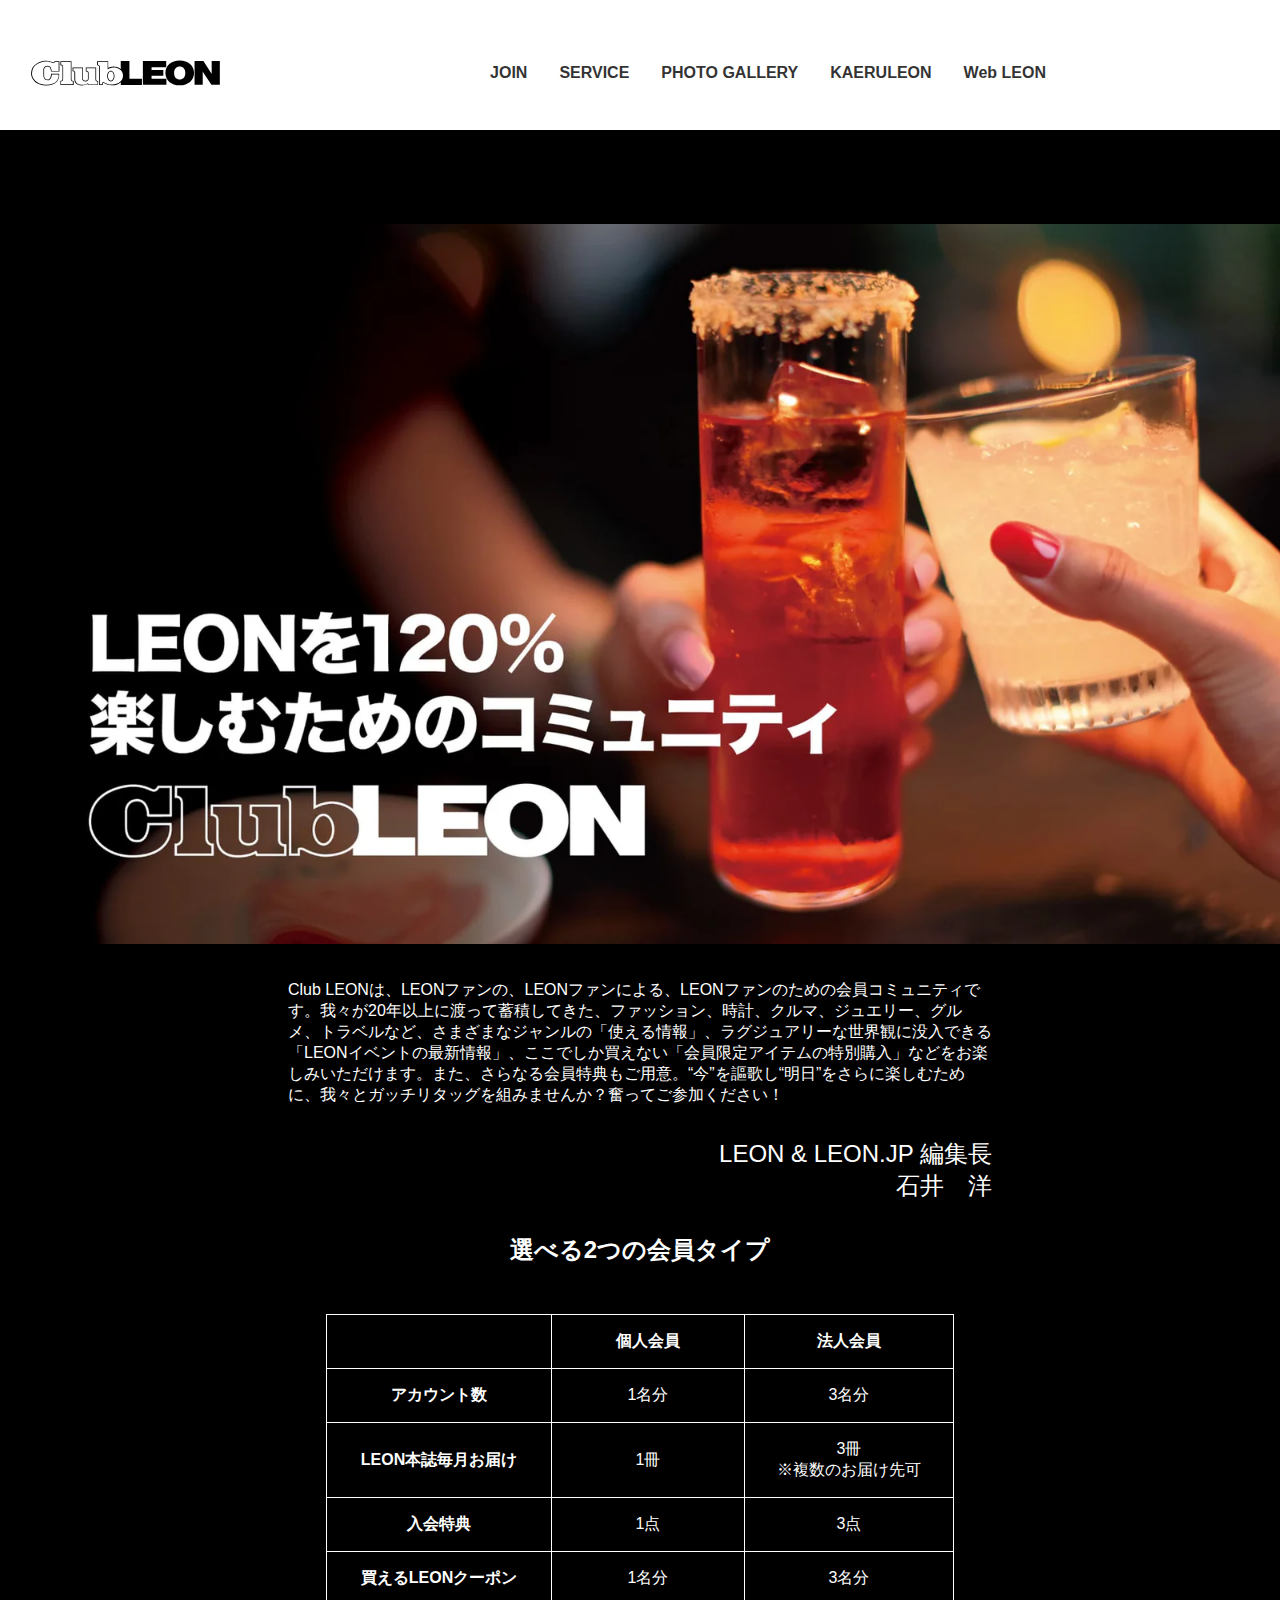
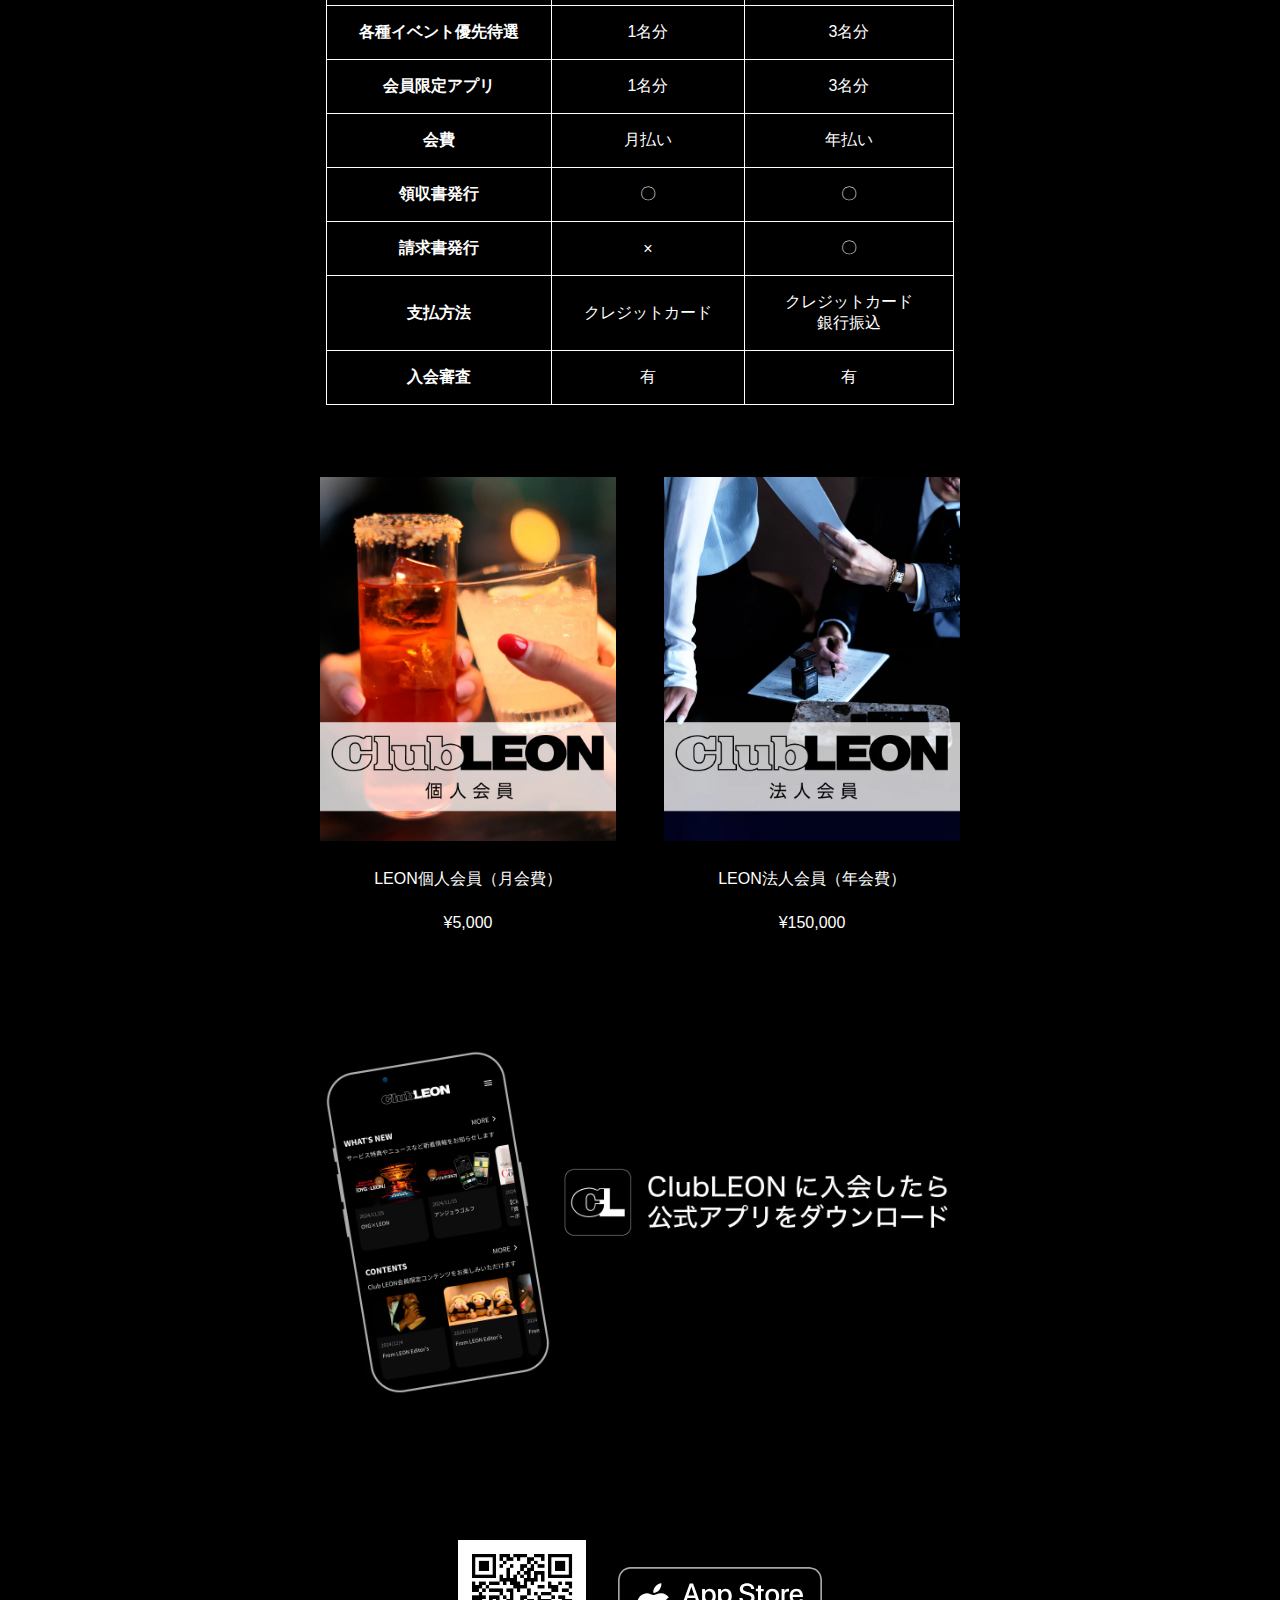
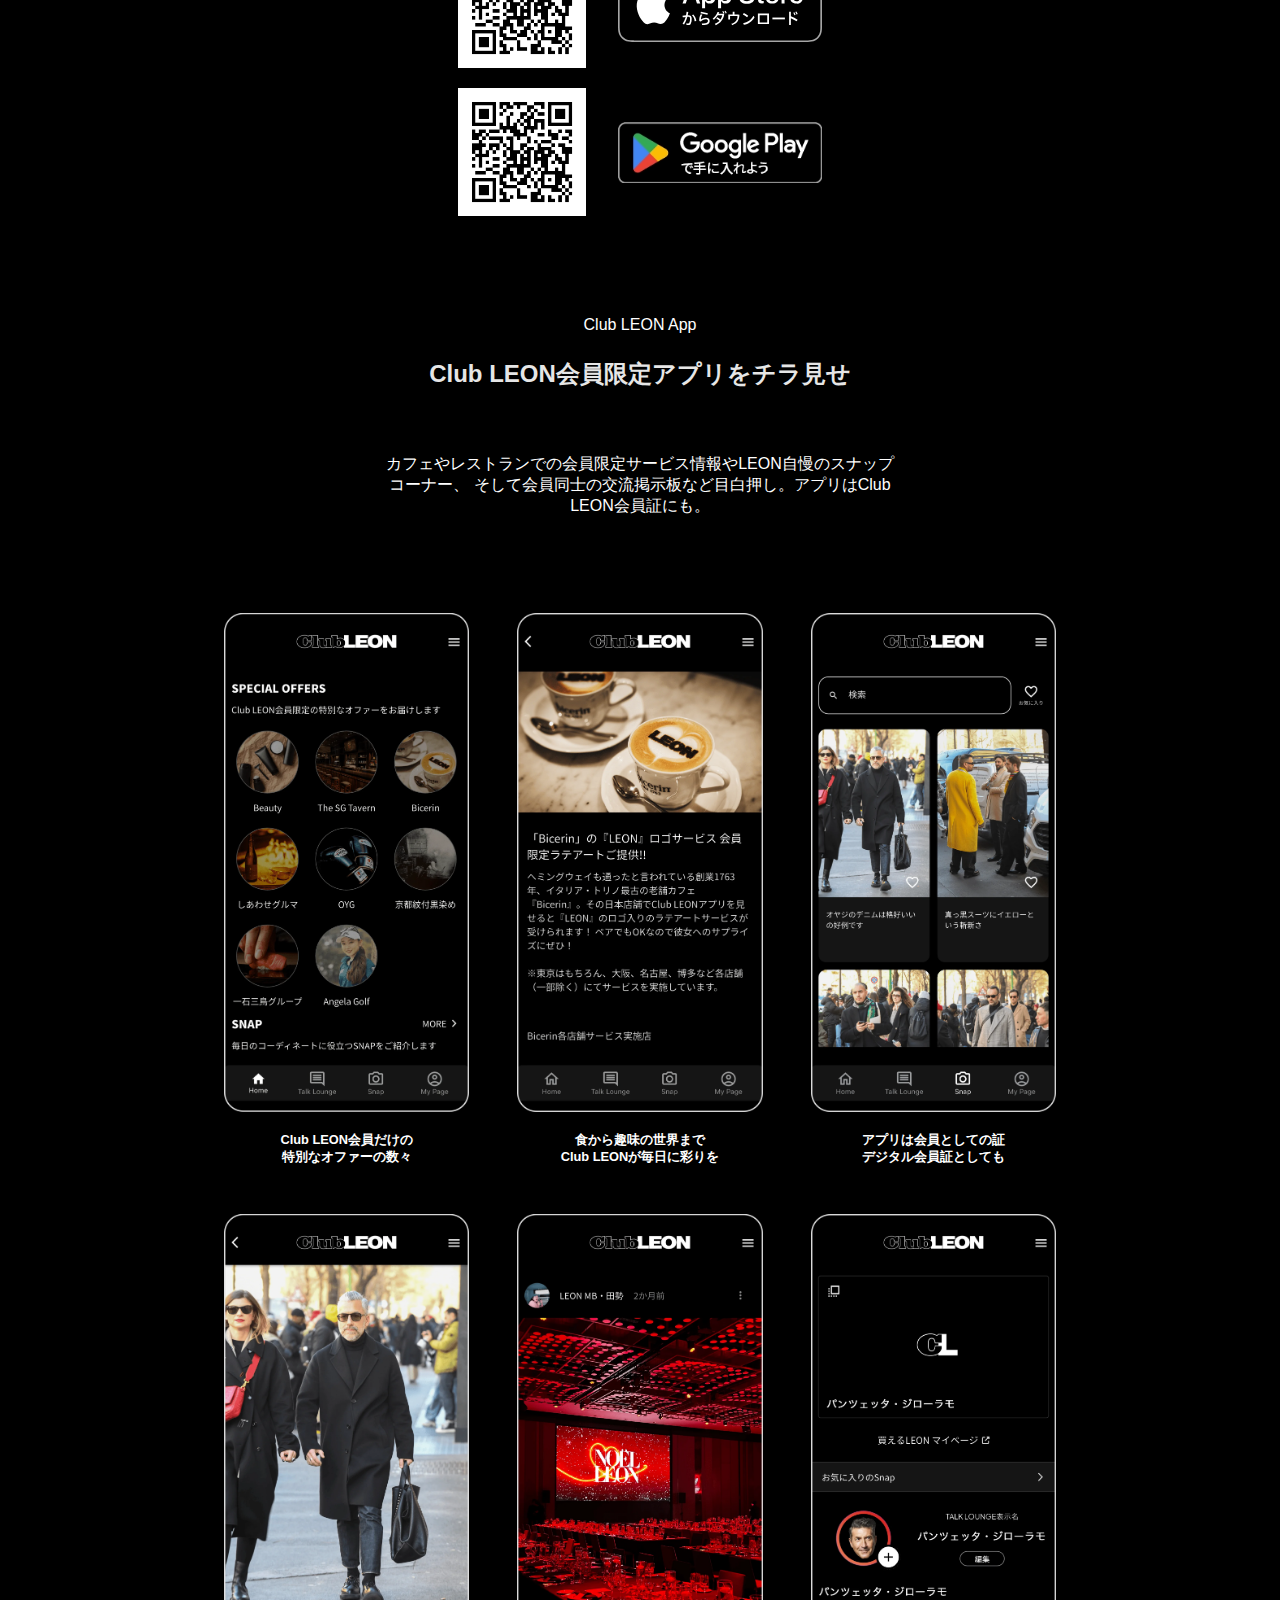
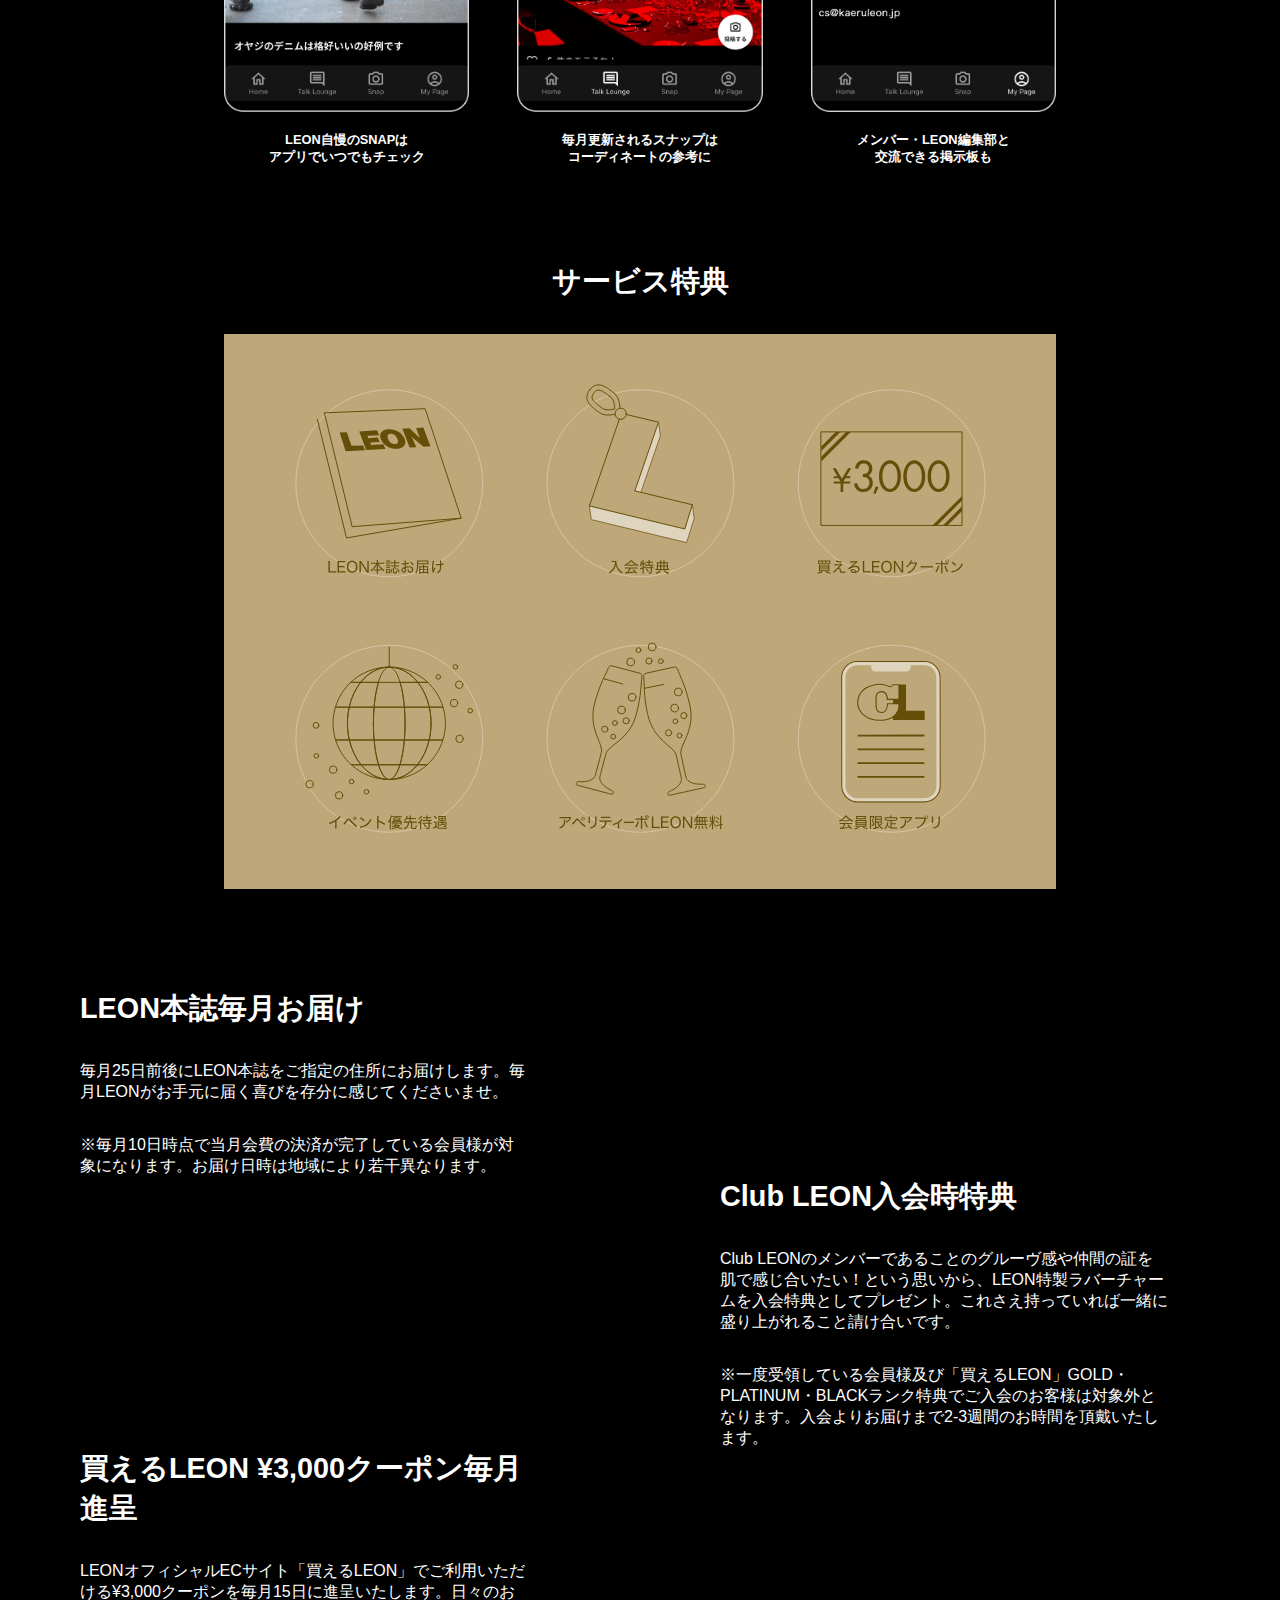
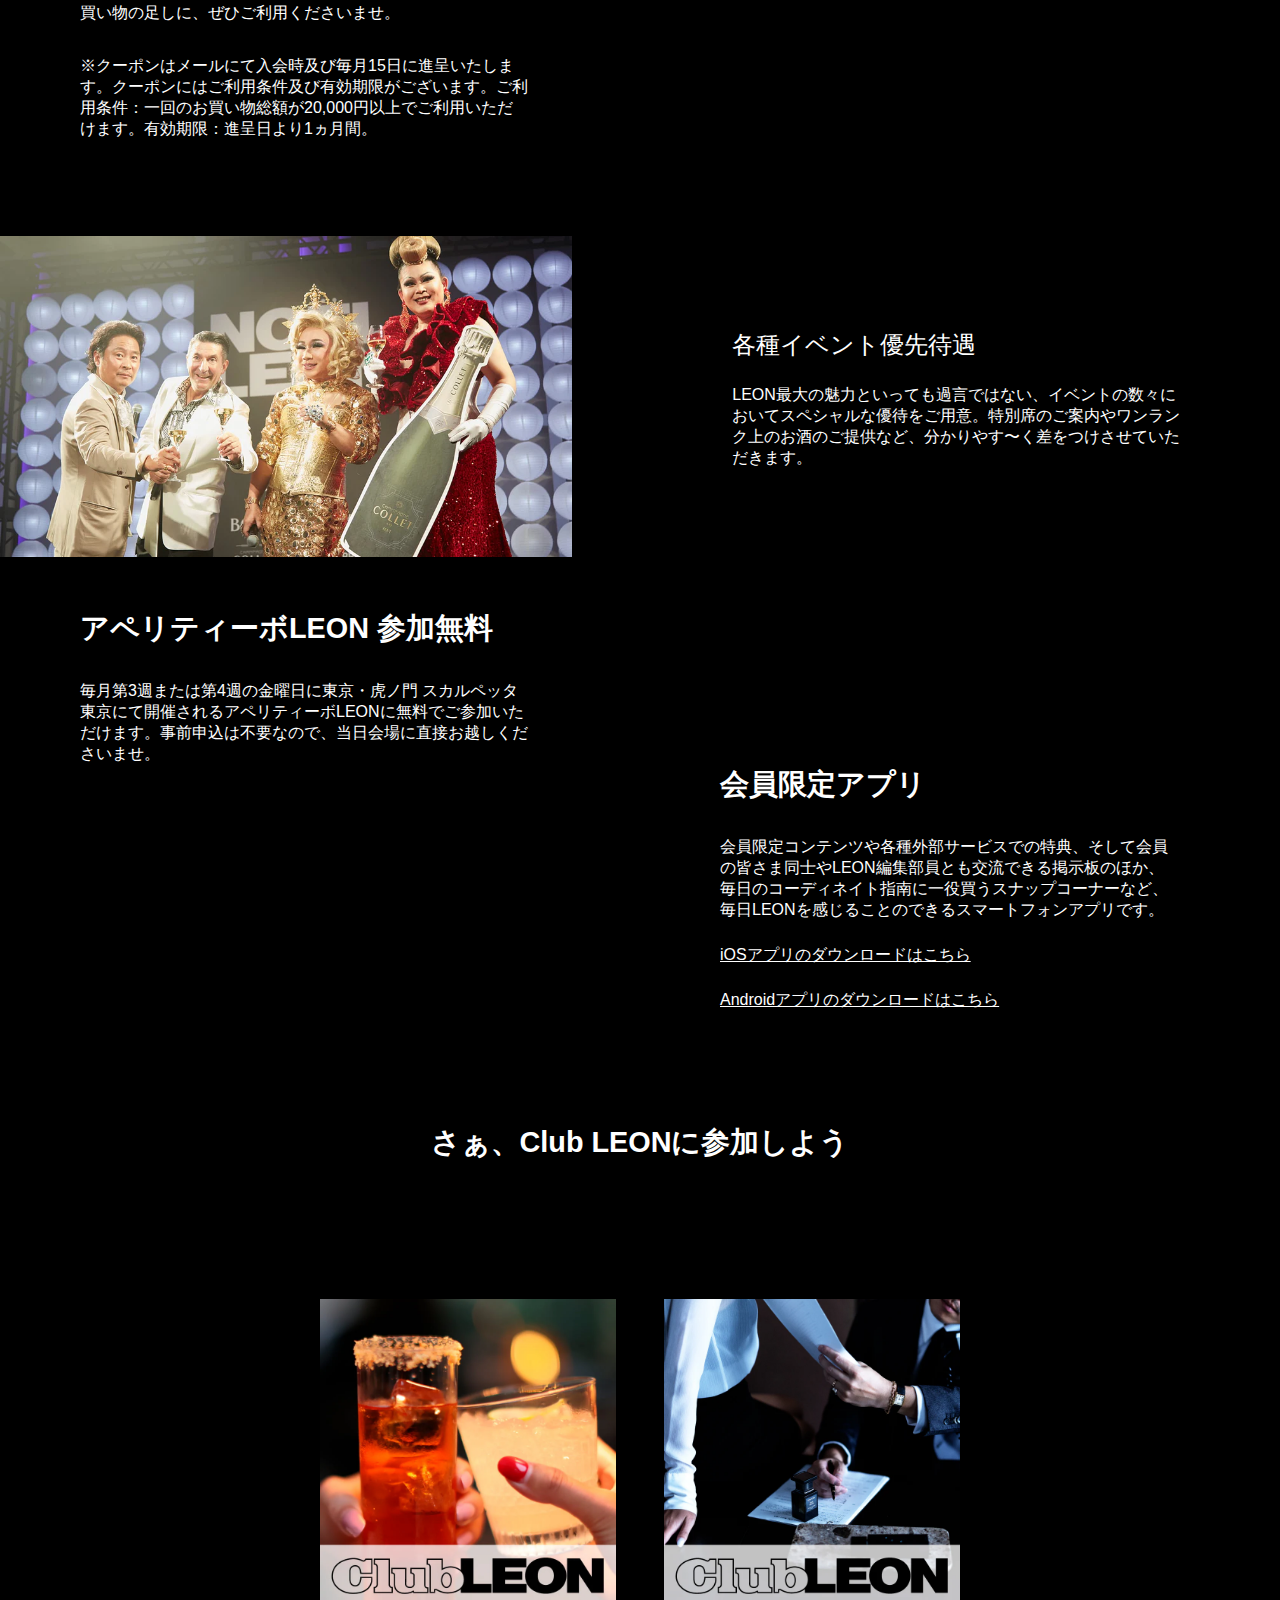
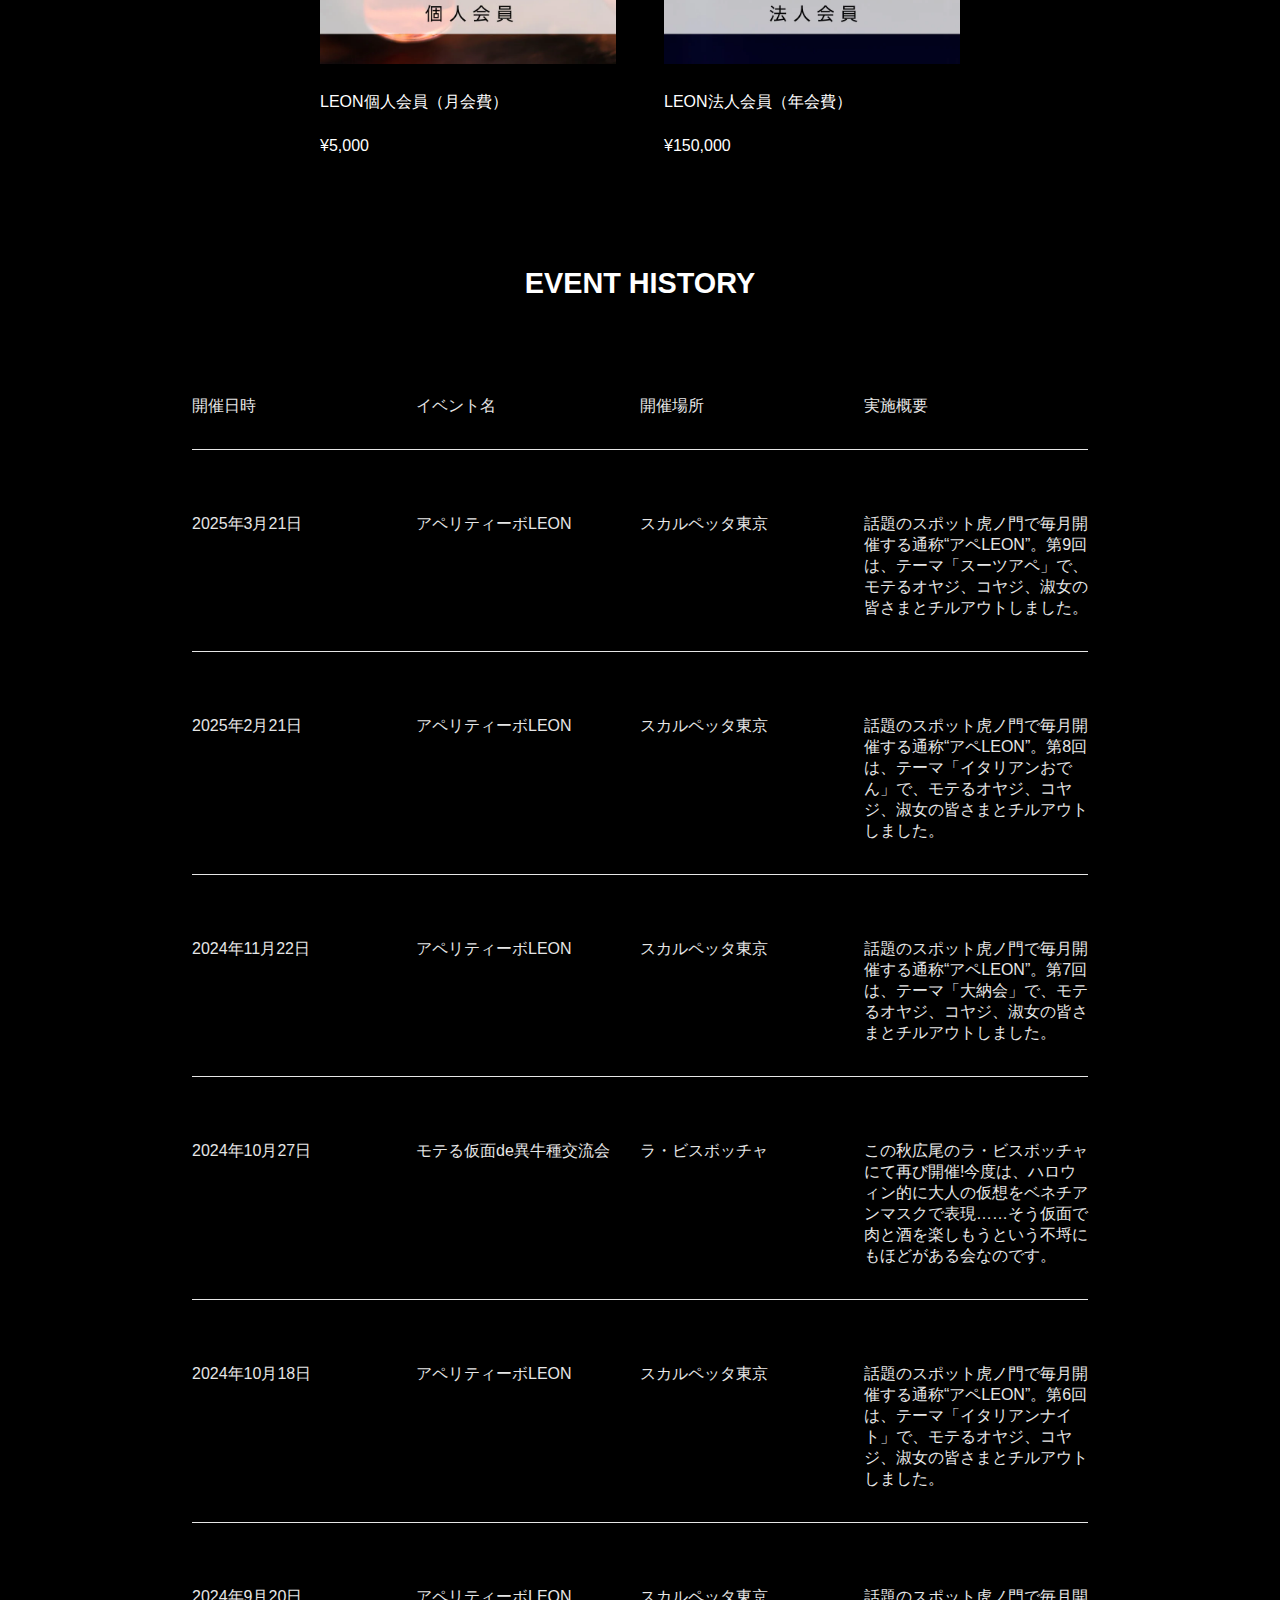
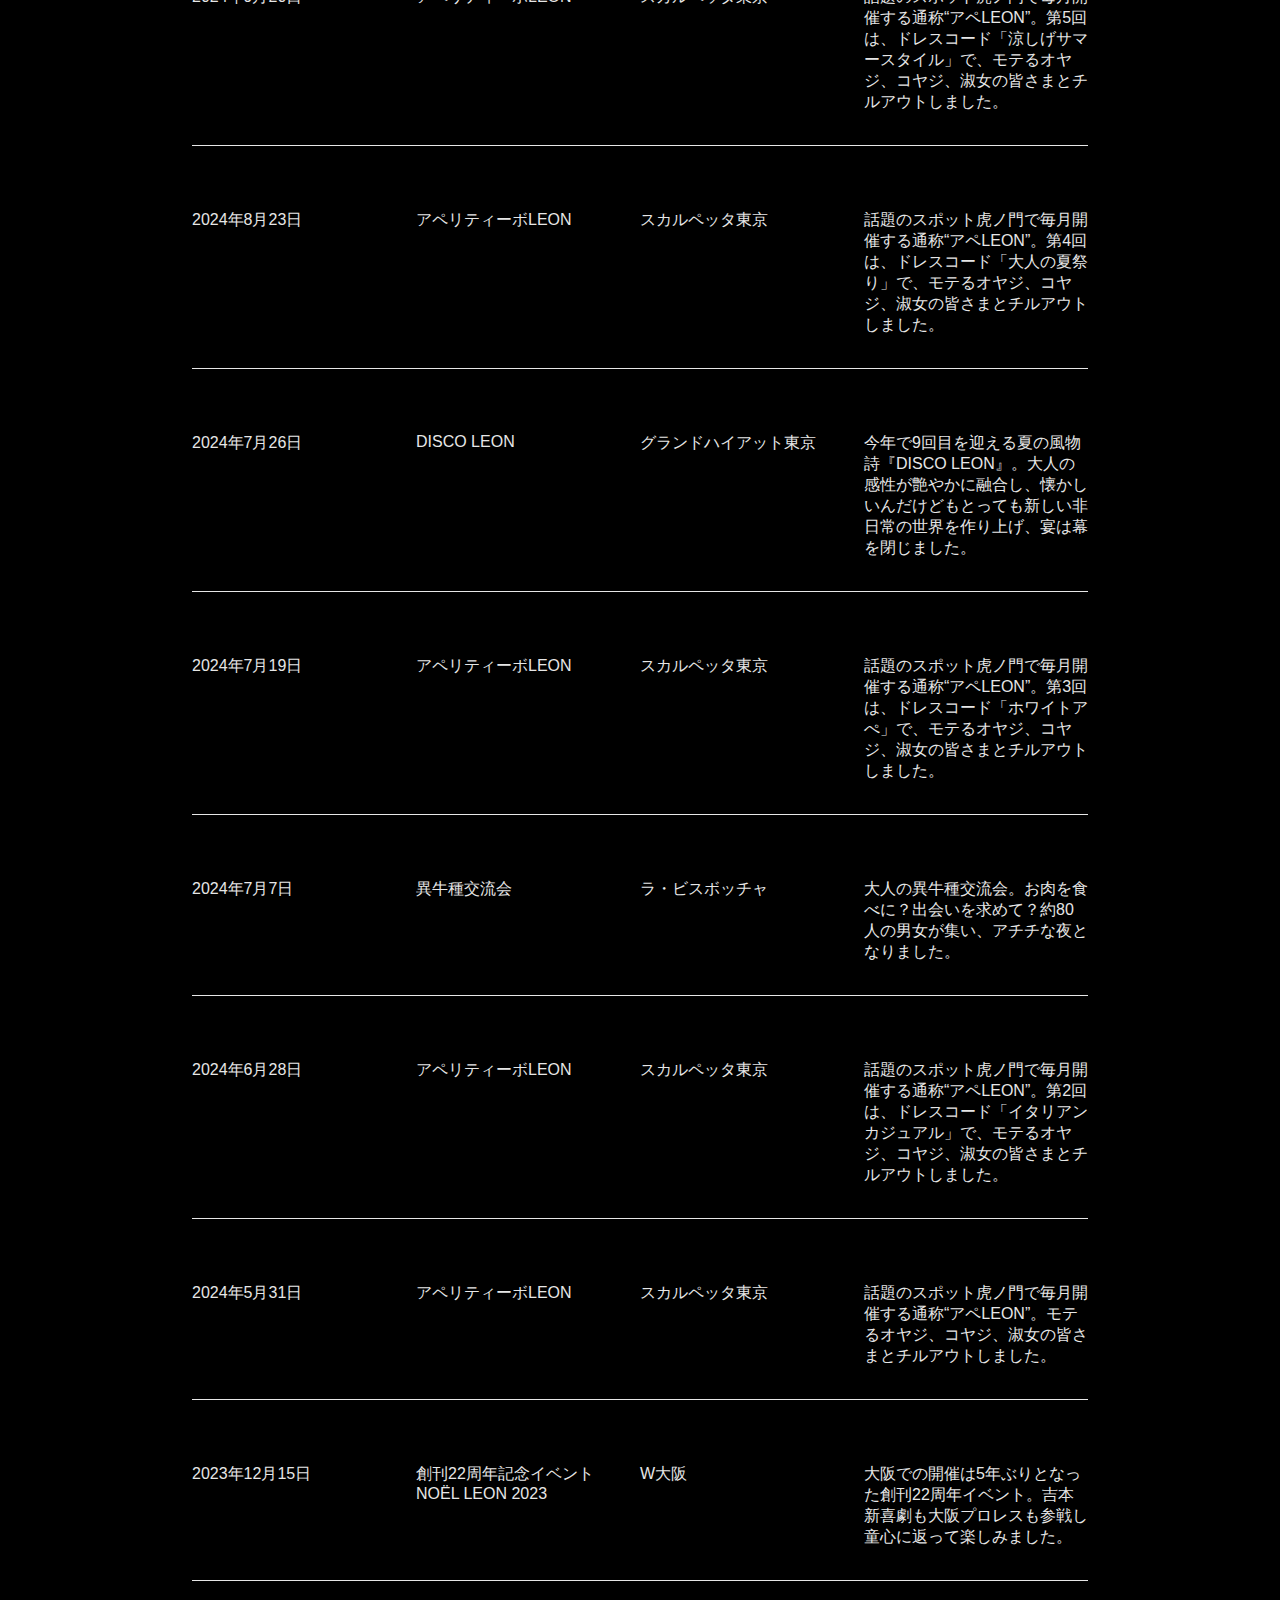
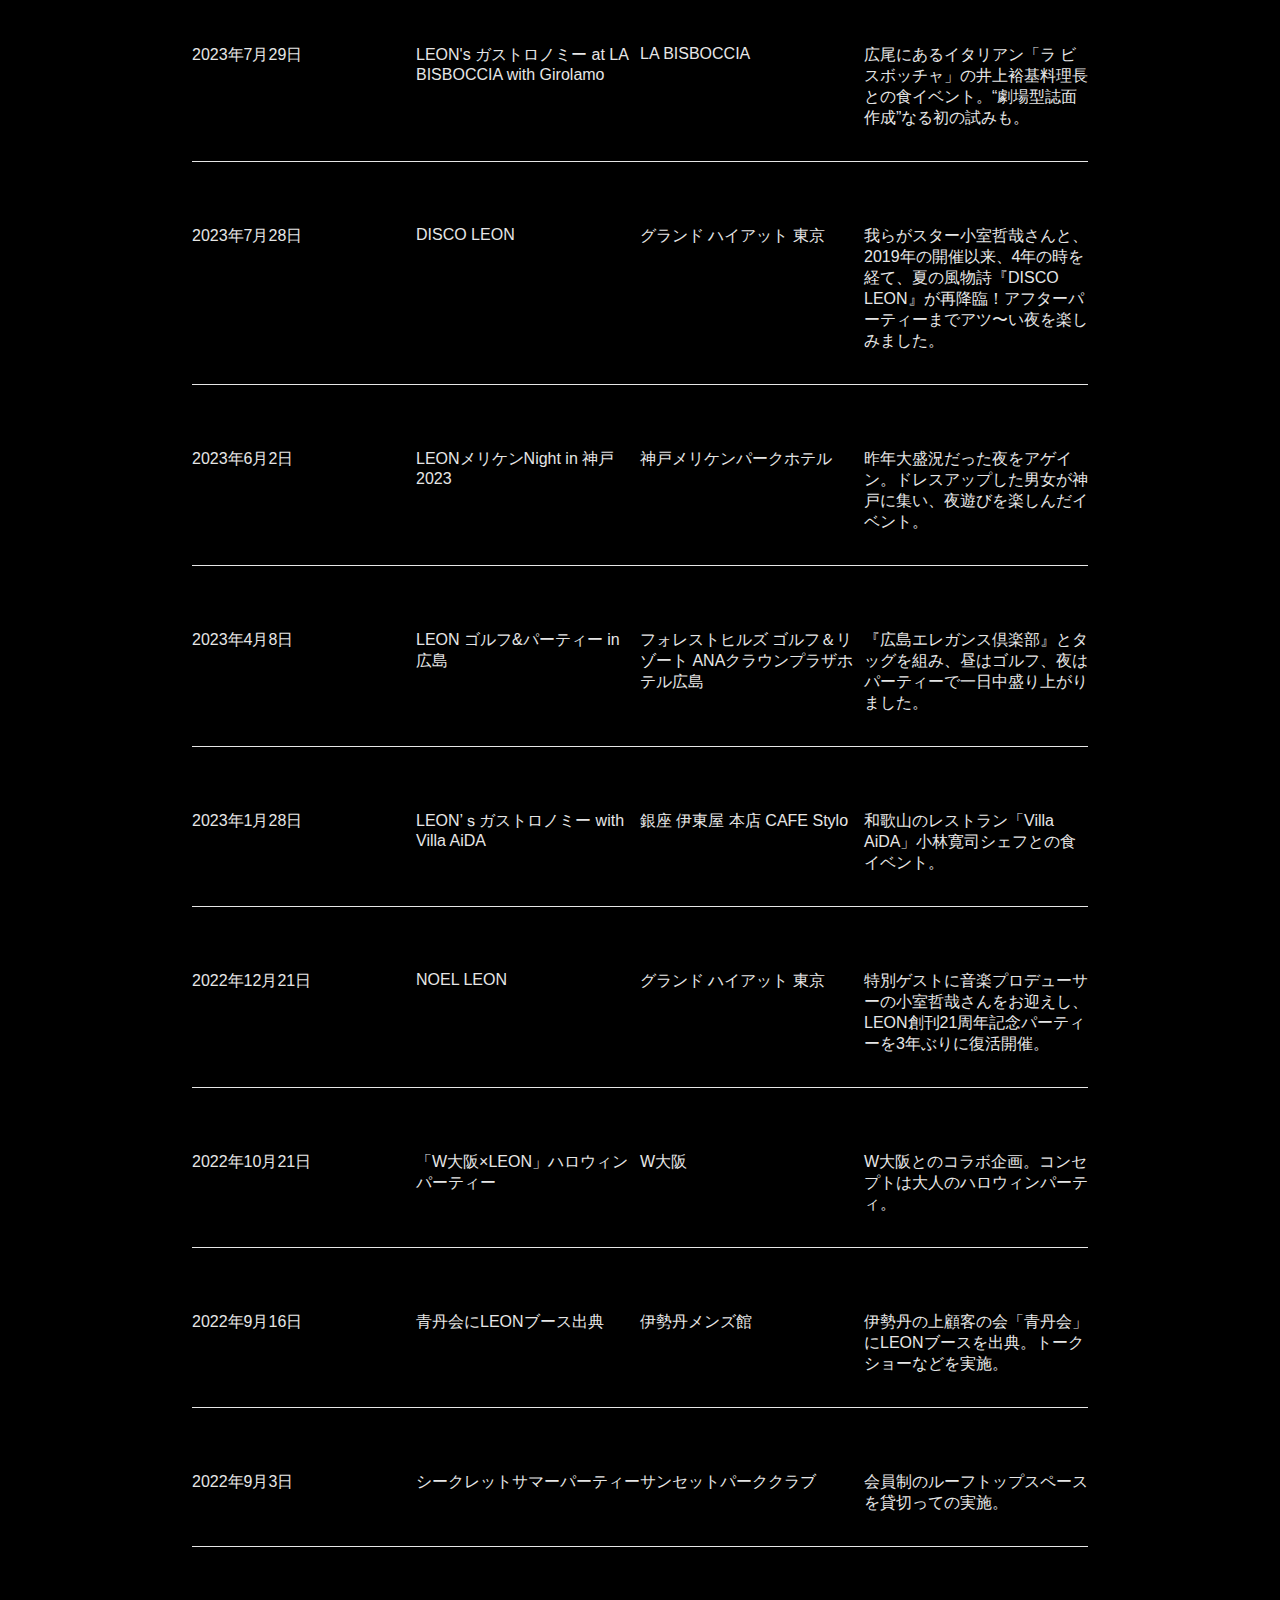
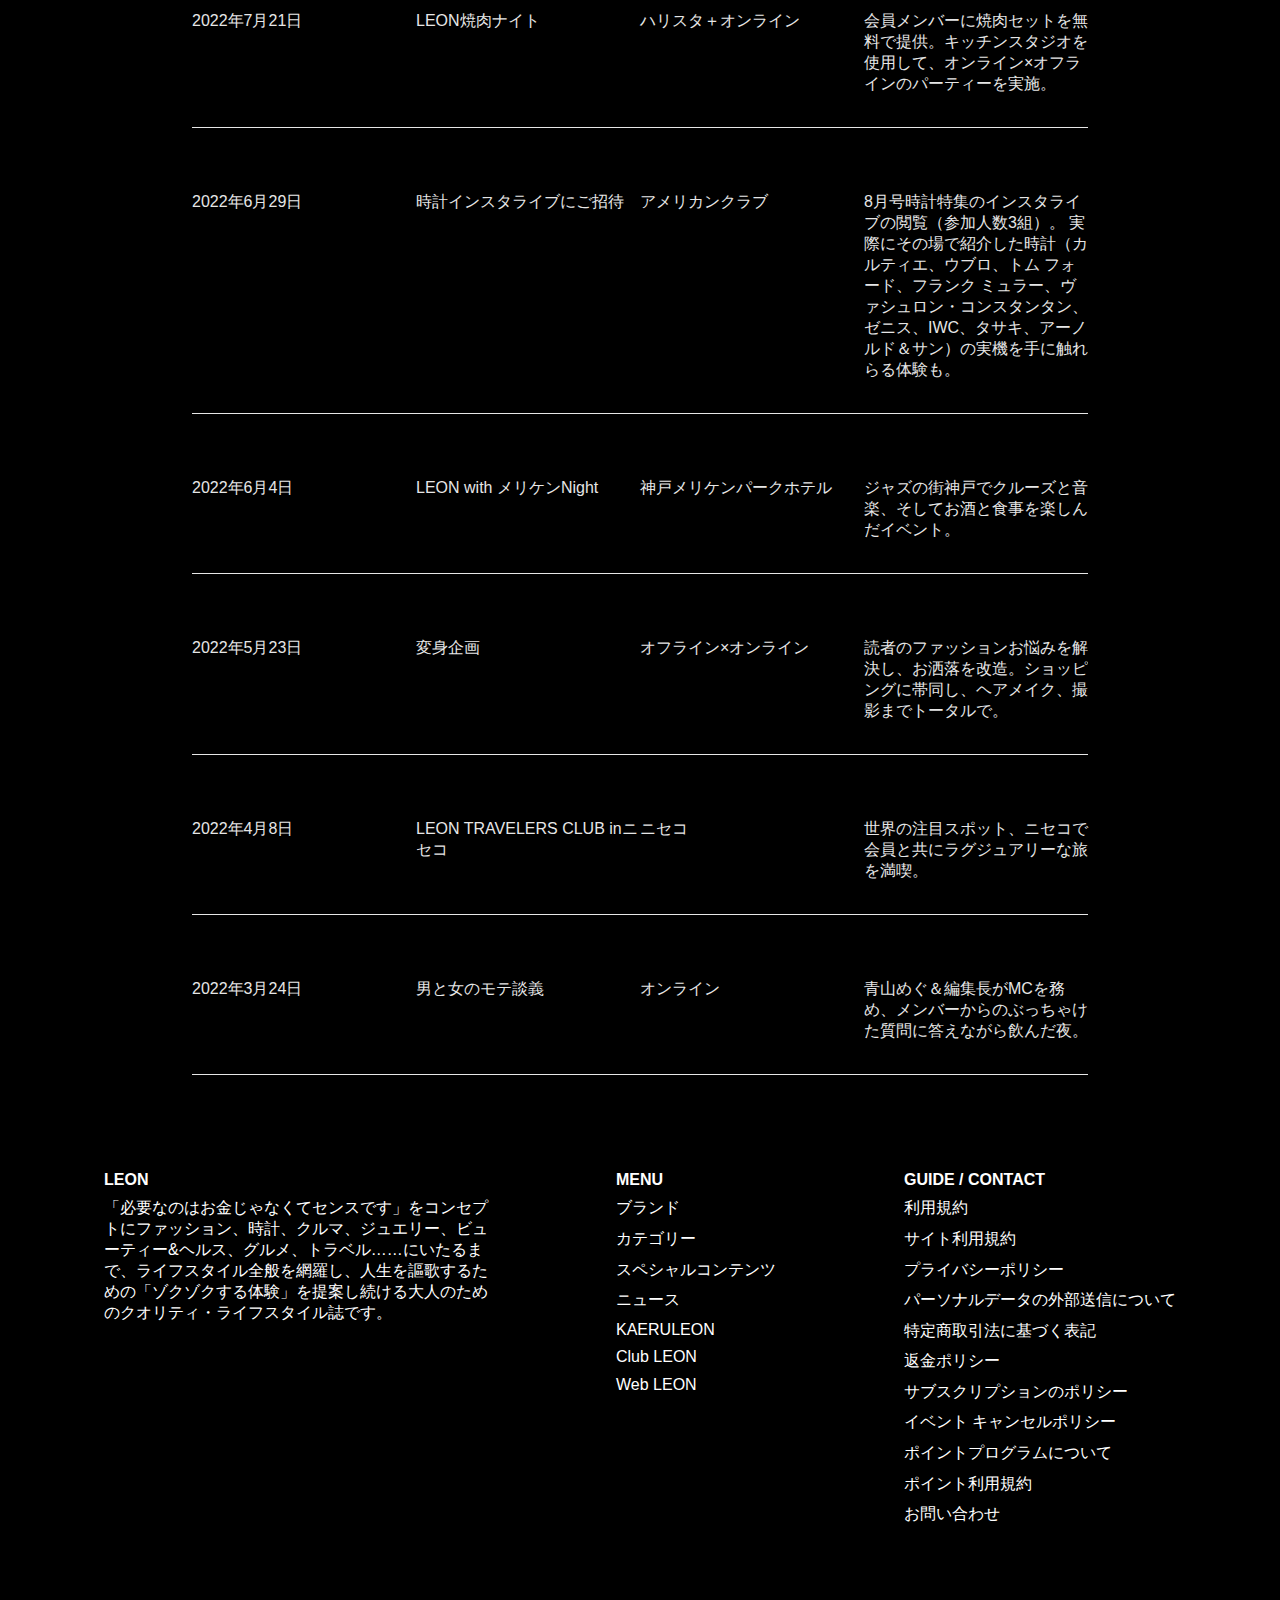
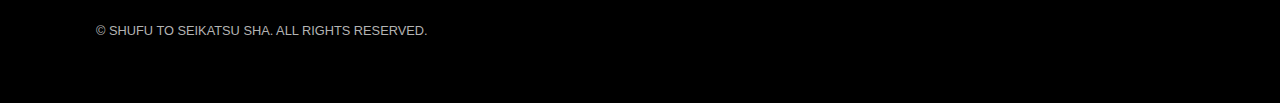
<file: clubLEON.html>
<!DOCTYPE html>
<html lang="ja">

<head>
  <meta charset="UTF-8">
  <meta name="viewport" content="width=device-width, initial-scale=1.0">
  <link rel="stylesheet" href="club/style.css">
  <title>Document</title>
</head>

<body>
  <header id="header">
    <div class="logo">
      <img src="img/logo_r.svg">
    </div>
    <div class="header-main">
      <nav>
        <ul>
          <li><a class="underLine" href="index.html">JOIN</a></li>
          <li><a class="underLine" href="#">SERVICE</a></li>
          <li><a class="underLine" href="point program.html">PHOTO GALLERY</a></li>
          <li><a class="underLine" href="osirase.html">KAERULEON</a></li>
          <li><a class="underLine" href="osirase.html">Web LEON</a></li>
        </ul>
      </nav>
    </div>
  </header>
  <section class="sections">
    <section class="section1">
      <img src="img/pic38.webp">
      <div class="section1-main">
        <p>
          Club
          LEONは、LEONファンの、LEONファンによる、LEONファンのための会員コミュニティです。我々が20年以上に渡って蓄積してきた、ファッション、時計、クルマ、ジュエリー、グルメ、トラベルなど、さまざまなジャンルの「使える情報」、ラグジュアリーな世界観に没入できる「LEONイベントの最新情報」、ここでしか買えない「会員限定アイテムの特別購入」などをお楽しみいただけます。また、さらなる会員特典もご用意。“今”を謳歌し“明日”をさらに楽しむために、我々とガッチリタッグを組みませんか？奮ってご参加ください！
        </p>
        <div class="sec1Main-name">
          <span>LEON & LEON.JP 編集長</span>
          <span>石井　洋</span>
        </div>
      </div>
    </section>
    <section class="section2">
      <h2>選べる2つの会員タイプ</h2>
      <table>
        <tr>
          <th></th>
          <th>個人会員</th>
          <th>法人会員</th>
        </tr>
        <tr>
          <th>アカウント数</th>
          <td>1名分</td>
          <td>3名分</td>
        </tr>
        <tr>
          <th>LEON本誌毎月お届け</th>
          <td>1冊</td>
          <td>3冊<br>
            ※複数のお届け先可
          </td>
        </tr>
        <tr>
          <th>入会特典</th>
          <td>1点</td>
          <td>3点</td>
        </tr>
        <tr>
          <th>買えるLEONクーポン</th>
          <td>1名分</td>
          <td>3名分</td>
        </tr>
        <tr>
          <th>各種イベント優先待選</th>
          <td>1名分</td>
          <td>3名分</td>
        </tr>
        <tr>
          <th>会員限定アプリ</th>
          <td>1名分</td>
          <td>3名分</td>
        </tr>
        <tr>
          <th>会費</th>
          <td>月払い</td>
          <td>年払い</td>
        </tr>
        <tr>
          <th>領収書発行</th>
          <td>〇</td>
          <td>〇</td>
        </tr>
        <tr>
          <th>請求書発行</th>
          <td>×</td>
          <td>〇</td>
        </tr>
        <tr>
          <th>支払方法</th>
          <td>クレジットカード</td>
          <td>クレジットカード<br>
            銀行振込
          </td>
        </tr>
        <tr>
          <th>入会審査</th>
          <td>有</td>
          <td>有</td>
        </tr>
      </table>
      <div class="member">
        <div class="memberItem">
          <a href="#">
            <img src="img/pic39.webp">
          </a>
          <span class="title"><a href="#"> LEON個人会員（月会費）</a></span>
          <span class="price"><a href="#">¥5,000</a></span>
        </div>
        <div class="memberItem">
          <a href="#">
            <img src="img/pic40.webp">
          </a>
          <span class="title"><a href="#"> LEON法人会員（年会費）</a></span>
          <span class="price"><a href="#">¥150,000</a></span>
        </div>
      </div>
    </section>
    <section class="section3">
      <img src="img/pic41.webp">
    </section>
    <section class="section4">
      <div class="appItem">
        <div class="appItem1">
          <img src="img/pic42.png">
        </div>
        <div class="appItem2">
          <img src="img/pic44.svg">
        </div>
      </div>
      <div class="appItem">
        <div class="appItem1">
          <img src="img/pic42.png">
        </div>
        <div class="appItem2">
          <img src="img/pic45.avif">
        </div>
      </div>
    </section>
    <section class="section5">
      <div class="sec5-header">
        <span>Club LEON App</span>
        <h2>Club LEON会員限定アプリをチラ見せ</h2>
        <p>
          カフェやレストランでの会員限定サービス情報やLEON自慢のスナップコーナー、
          そして会員同士の交流掲示板など目白押し。アプリはClub LEON会員証にも。
        </p>
      </div>
      <div class="sec5-body">
        <div class="sec5-bodyItem">
          <img src="img/pic46.webp">
          <span>
            Club LEON会員だけの<br>
            特別なオファーの数々
          </span>
        </div>
        <div class="sec5-bodyItem">
          <img src="img/pic47.webp">
          <span>
            食から趣味の世界まで<br>
            Club LEONが毎日に彩りを
          </span>
        </div>
        <div class="sec5-bodyItem">
          <img src="img/pic48.webp">
          <span>
            アプリは会員としての証<br>
            デジタル会員証としても
          </span>
        </div>
        <div class="sec5-bodyItem">
          <img src="img/pic49.webp">
          <span>
            LEON自慢のSNAPは<br>
            アプリでいつでもチェック
          </span>
        </div>
        <div class="sec5-bodyItem">
          <img src="img/pic50.webp">
          <span>
            毎月更新されるスナップは<br>
            コーディネートの参考に
          </span>
        </div>
        <div class="sec5-bodyItem">
          <img src="img/pic51.webp">
          <span>
            メンバー・LEON編集部と<br>
            交流できる掲示板も
          </span>
        </div>
      </div>
      <div class="sec5-service">
        <h2>サービス特典</h2>
        <img src="img/pic52.svg">
      </div>
    </section>
    <section class="section6">
      <div class="sec6-Items">
        <div class="sec6-Item">
          <h2>LEON本誌毎月お届け</h2>
          <p class="p-1">
            毎月25日前後にLEON本誌をご指定の住所にお届けします。毎月LEONがお手元に届く喜びを存分に感じてくださいませ。
          </p>
          <p class="p-2">
            ※毎月10日時点で当月会費の決済が完了している会員様が対象になります。お届け日時は地域により若干異なります。
          </p>
        </div>
      </div>
      <div class="sec6-Items-r">
        <div class="sec6-Item">
          <h2>Club LEON入会時特典</h2>
          <p class="p-1">
            Club LEONのメンバーであることのグルーヴ感や仲間の証を肌で感じ合いたい！という思いから、LEON特製ラバーチャームを入会特典としてプレゼント。これさえ持っていれば一緒に盛り上がれること請け合いです。
          </p>
          <p class="p-2">
            ※一度受領している会員様及び「買えるLEON」GOLD・PLATINUM・BLACKランク特典でご入会のお客様は対象外となります。入会よりお届けまで2-3週間のお時間を頂戴いたします。
          </p>
        </div>
      </div>
      <div class="sec6-Items">
        <div class="sec6-Item">
          <h2>買えるLEON ¥3,000クーポン毎月進呈</h2>
          <p class="p-1">
            LEONオフィシャルECサイト「買えるLEON」でご利用いただける¥3,000クーポンを毎月15日に進呈いたします。日々のお買い物の足しに、ぜひご利用くださいませ。
          </p>
          <p class="p-2">
            ※クーポンはメールにて入会時及び毎月15日に進呈いたします。クーポンにはご利用条件及び有効期限がございます。ご利用条件：一回のお買い物総額が20,000円以上でご利用いただけます。有効期限：進呈日より1ヵ月間。
          </p>
        </div>
      </div>
    </section>
    <section class="section7">
      <div class="sec7-Item1">
        <img src="img/pic53.webp">
      </div>
      <div class="sec7-Item2">
        <h2>各種イベント優先待遇</h2>
        <p>
          LEON最大の魅力といっても過言ではない、イベントの数々においてスペシャルな優待をご用意。特別席のご案内やワンランク上のお酒のご提供など、分かりやす〜く差をつけさせていただきます。
        </p>
      </div>
    </section>
    <section class="section8">
      <div class="sec8-Items">
        <div class="sec8-Item">
          <h2>アペリティーボLEON 参加無料</h2>
          <p>
            毎月第3週または第4週の金曜日に東京・虎ノ門 スカルペッタ東京にて開催されるアペリティーボLEONに無料でご参加いただけます。事前申込は不要なので、当日会場に直接お越しくださいませ。
          </p>
        </div>
      </div>
      <div class="sec8-Items-r">
        <div class="sec8-Item">
          <h2>会員限定アプリ</h2>
          <p>
            会員限定コンテンツや各種外部サービスでの特典、そして会員の皆さま同士やLEON編集部員とも交流できる掲示板のほか、毎日のコーディネイト指南に一役買うスナップコーナーなど、毎日LEONを感じることのできるスマートフォンアプリです。
          </p>
          <span><a href="#">iOSアプリのダウンロードはこちら</a></span>
          <span><a href="#">Androidアプリのダウンロードはこちら</a></span>
        </div>
      </div>
    </section>
    <section class="section9">
      <h2>さぁ、Club LEONに参加しよう</h2>
      <div class="member">
        <div class="memberItem">
          <a href="#">
            <img src="img/pic39.webp">
          </a>
          <span class="title"><a href="#"> LEON個人会員（月会費）</a></span>
          <span class="price"><a href="#">¥5,000</a></span>
        </div>
        <div class="memberItem">
          <a href="#">
            <img src="img/pic40.webp">
          </a>
          <span class="title"><a href="#"> LEON法人会員（年会費）</a></span>
          <span class="price"><a href="#">¥150,000</a></span>
        </div>
      </div>
    </section>
    <section class="section10">
      <h2>EVENT HISTORY</h2>
      <div class="sec10-Items">
        <div class="sec10-Item">
          <div class="sec10-Item1">
            <span>開催日時</span>
          </div>
          <div class="sec10-Item1">
            <span>イベント名</span>
          </div>
          <div class="sec10-Item1">
            <span>開催場所</span>
          </div>
          <div class="sec10-Item1">
            <span>実施概要</span>
          </div>
        </div>
        <div class="sec10-Item">
          <div class="sec10-Item1">
            <span>2025年3月21日</span>
          </div>
          <div class="sec10-Item1">
            <span>アペリティーボLEON</span>
          </div>
          <div class="sec10-Item1">
            <span>スカルペッタ東京</span>
          </div>
          <div class="sec10-Item1">
            <span>
              話題のスポット虎ノ門で毎月開催する通称“アペLEON”。第9回は、テーマ「スーツアペ」で、モテるオヤジ、コヤジ、淑女の皆さまとチルアウトしました。
            </span>
          </div>
        </div>
        <div class="sec10-Item">
          <div class="sec10-Item1">
            <span>2025年2月21日</span>
          </div>
          <div class="sec10-Item1">
            <span>アペリティーボLEON</span>
          </div>
          <div class="sec10-Item1">
            <span>スカルペッタ東京</span>
          </div>
          <div class="sec10-Item1">
            <span>
              話題のスポット虎ノ門で毎月開催する通称“アペLEON”。第8回は、テーマ「イタリアンおでん」で、モテるオヤジ、コヤジ、淑女の皆さまとチルアウトしました。
            </span>
          </div>
        </div>
        <div class="sec10-Item">
          <div class="sec10-Item1">
            <span>2024年11月22日</span>
          </div>
          <div class="sec10-Item1">
            <span>アペリティーボLEON</span>
          </div>
          <div class="sec10-Item1">
            <span>スカルペッタ東京</span>
          </div>
          <div class="sec10-Item1">
            <span>
              話題のスポット虎ノ門で毎月開催する通称“アペLEON”。第7回は、テーマ「大納会」で、モテるオヤジ、コヤジ、淑女の皆さまとチルアウトしました。
            </span>
          </div>
        </div>
        <div class="sec10-Item">
          <div class="sec10-Item1">
            <span>2024年10月27日</span>
          </div>
          <div class="sec10-Item1">
            <span>モテる仮面de異牛種交流会</span>
          </div>
          <div class="sec10-Item1">
            <span>ラ・ビスボッチャ</span>
          </div>
          <div class="sec10-Item1">
            <span>
              この秋広尾のラ・ビスボッチャにて再び開催!今度は、ハロウィン的に大人の仮想をベネチアンマスクで表現……そう仮面で肉と酒を楽しもうという不埒にもほどがある会なのです。
            </span>
          </div>
        </div>
        <div class="sec10-Item">
          <div class="sec10-Item1">
            <span>2024年10月18日</span>
          </div>
          <div class="sec10-Item1">
            <span>アペリティーボLEON</span>
          </div>
          <div class="sec10-Item1">
            <span>スカルペッタ東京</span>
          </div>
          <div class="sec10-Item1">
            <span>
              話題のスポット虎ノ門で毎月開催する通称“アペLEON”。第6回は、テーマ「イタリアンナイト」で、モテるオヤジ、コヤジ、淑女の皆さまとチルアウトしました。
            </span>
          </div>
        </div>
        <div class="sec10-Item">
          <div class="sec10-Item1">
            <span>2024年9月20日</span>
          </div>
          <div class="sec10-Item1">
            <span>アペリティーボLEON</span>
          </div>
          <div class="sec10-Item1">
            <span>スカルペッタ東京</span>
          </div>
          <div class="sec10-Item1">
            <span>話題のスポット虎ノ門で毎月開催する通称“アペLEON”。第5回は、ドレスコード「涼しげサマースタイル」で、モテるオヤジ、コヤジ、淑女の皆さまとチルアウトしました。
            </span>
          </div>
        </div>
        <div class="sec10-Item">
          <div class="sec10-Item1">
            <span>2024年8月23日</span>
          </div>
          <div class="sec10-Item1">
            <span>アペリティーボLEON</span>
          </div>
          <div class="sec10-Item1">
            <span>スカルペッタ東京</span>
          </div>
          <div class="sec10-Item1">
            <span>
              話題のスポット虎ノ門で毎月開催する通称“アペLEON”。第4回は、ドレスコード「大人の夏祭り」で、モテるオヤジ、コヤジ、淑女の皆さまとチルアウトしました。
            </span>
          </div>
        </div>
        <div class="sec10-Item">
          <div class="sec10-Item1">
            <span>2024年7月26日</span>
          </div>
          <div class="sec10-Item1">
            <span>DISCO LEON</span>
          </div>
          <div class="sec10-Item1">
            <span>グランドハイアット東京</span>
          </div>
          <div class="sec10-Item1">
            <span>
              今年で9回目を迎える夏の風物詩『DISCO LEON』。大人の感性が艶やかに融合し、懐かしいんだけどもとっても新しい非日常の世界を作り上げ、宴は幕を閉じました。
            </span>
          </div>
        </div>
        <div class="sec10-Item">
          <div class="sec10-Item1">
            <span>2024年7月19日</span>
          </div>
          <div class="sec10-Item1">
            <span>アペリティーボLEON</span>
          </div>
          <div class="sec10-Item1">
            <span>スカルペッタ東京</span>
          </div>
          <div class="sec10-Item1">
            <span>
              話題のスポット虎ノ門で毎月開催する通称“アペLEON”。第3回は、ドレスコード「ホワイトアぺ」で、モテるオヤジ、コヤジ、淑女の皆さまとチルアウトしました。
            </span>
          </div>
        </div>
        <div class="sec10-Item">
          <div class="sec10-Item1">
            <span>2024年7月7日</span>
          </div>
          <div class="sec10-Item1">
            <span>異牛種交流会</span>
          </div>
          <div class="sec10-Item1">
            <span>ラ・ビスボッチャ</span>
          </div>
          <div class="sec10-Item1">
            <span>
              大人の異牛種交流会。お肉を食べに？出会いを求めて？約80人の男女が集い、アチチな夜となりました。
            </span>
          </div>
        </div>
        <div class="sec10-Item">
          <div class="sec10-Item1">
            <span>2024年6月28日</span>
          </div>
          <div class="sec10-Item1">
            <span>アペリティーボLEON</span>
          </div>
          <div class="sec10-Item1">
            <span>スカルペッタ東京</span>
          </div>
          <div class="sec10-Item1">
            <span>
              話題のスポット虎ノ門で毎月開催する通称“アペLEON”。第2回は、ドレスコード「イタリアンカジュアル」で、モテるオヤジ、コヤジ、淑女の皆さまとチルアウトしました。
            </span>
          </div>
        </div>
        <div class="sec10-Item">
          <div class="sec10-Item1">
            <span>2024年5月31日</span>
          </div>
          <div class="sec10-Item1">
            <span>アペリティーボLEON</span>
          </div>
          <div class="sec10-Item1">
            <span>スカルペッタ東京</span>
          </div>
          <div class="sec10-Item1">
            <span>
              話題のスポット虎ノ門で毎月開催する通称“アペLEON”。モテるオヤジ、コヤジ、淑女の皆さまとチルアウトしました。
            </span>
          </div>
        </div>
        <div class="sec10-Item">
          <div class="sec10-Item1">
            <span>2023年12月15日</span>
          </div>
          <div class="sec10-Item1">
            <span>創刊22周年記念イベント
              NOЁL LEON 2023
            </span>
          </div>
          <div class="sec10-Item1">
            <span>W大阪</span>
          </div>
          <div class="sec10-Item1">
            <span>
              大阪での開催は5年ぶりとなった創刊22周年イベント。吉本新喜劇も大阪プロレスも参戦し童心に返って楽しみました。
            </span>
          </div>
        </div>
        <div class="sec10-Item">
          <div class="sec10-Item1">
            <span>2023年7月29日</span>
          </div>
          <div class="sec10-Item1">
            <span>
              LEON's ガストロノミー at LA BISBOCCIA with Girolamo
            </span>
          </div>
          <div class="sec10-Item1">
            <span>LA BISBOCCIA</span>
          </div>
          <div class="sec10-Item1">
            <span>
              広尾にあるイタリアン「ラ ビスボッチャ」の井上裕基料理長との食イベント。“劇場型誌面作成”なる初の試みも。
            </span>
          </div>
        </div>
        <div class="sec10-Item">
          <div class="sec10-Item1">
            <span>2023年7月28日</span>
          </div>
          <div class="sec10-Item1">
            <span>DISCO LEON</span>
          </div>
          <div class="sec10-Item1">
            <span>グランド ハイアット 東京</span>
          </div>
          <div class="sec10-Item1">
            <span>
              我らがスター小室哲哉さんと、2019年の開催以来、4年の時を経て、夏の風物詩『DISCO LEON』が再降臨！アフターパーティーまでアツ〜い夜を楽しみました。
            </span>
          </div>
        </div>
        <div class="sec10-Item">
          <div class="sec10-Item1">
            <span>2023年6月2日</span>
          </div>
          <div class="sec10-Item1">
            <span>LEONメリケンNight in 神戸2023</span>
          </div>
          <div class="sec10-Item1">
            <span>神戸メリケンパークホテル</span>
          </div>
          <div class="sec10-Item1">
            <span>
              昨年大盛況だった夜をアゲイン。ドレスアップした男女が神戸に集い、夜遊びを楽しんだイベント。
            </span>
          </div>
        </div>
        <div class="sec10-Item">
          <div class="sec10-Item1">
            <span>2023年4月8日</span>
          </div>
          <div class="sec10-Item1">
            <span>LEON ゴルフ&パーティー in 広島</span>
          </div>
          <div class="sec10-Item1">
            <span>フォレストヒルズ ゴルフ＆リゾート
              ANAクラウンプラザホテル広島
            </span>
          </div>
          <div class="sec10-Item1">
            <span>
              『広島エレガンス倶楽部』とタッグを組み、昼はゴルフ、夜はパーティーで一日中盛り上がりました。
            </span>
          </div>
        </div>
        <div class="sec10-Item">
          <div class="sec10-Item1">
            <span>2023年1月28日</span>
          </div>
          <div class="sec10-Item1">
            <span>LEON’ｓガストロノミー with Villa AiDA</span>
          </div>
          <div class="sec10-Item1">
            <span>銀座 伊東屋 本店 CAFE Stylo</span>
          </div>
          <div class="sec10-Item1">
            <span>
              和歌山のレストラン「Villa AiDA」小林寛司シェフとの食イベント。
            </span>
          </div>
        </div>
        <div class="sec10-Item">
          <div class="sec10-Item1">
            <span>2022年12月21日</span>
          </div>
          <div class="sec10-Item1">
            <span>NOEL LEON</span>
          </div>
          <div class="sec10-Item1">
            <span>グランド ハイアット 東京</span>
          </div>
          <div class="sec10-Item1">
            <span>
              特別ゲストに音楽プロデューサーの小室哲哉さんをお迎えし、LEON創刊21周年記念パーティーを3年ぶりに復活開催。
            </span>
          </div>
        </div>
        <div class="sec10-Item">
          <div class="sec10-Item1">
            <span>2022年10月21日</span>
          </div>
          <div class="sec10-Item1">
            <span>「W大阪×LEON」ハロウィンパーティー</span>
          </div>
          <div class="sec10-Item1">
            <span>W大阪</span>
          </div>
          <div class="sec10-Item1">
            <span>
              W大阪とのコラボ企画。コンセプトは大人のハロウィンパーティ。
            </span>
          </div>
        </div>
        <div class="sec10-Item">
          <div class="sec10-Item1">
            <span>2022年9月16日</span>
          </div>
          <div class="sec10-Item1">
            <span>青丹会にLEONブース出典</span>
          </div>
          <div class="sec10-Item1">
            <span>伊勢丹メンズ館</span>
          </div>
          <div class="sec10-Item1">
            <span>
              伊勢丹の上顧客の会「青丹会」にLEONブースを出典。トークショーなどを実施。
            </span>
          </div>
        </div>
        <div class="sec10-Item">
          <div class="sec10-Item1">
            <span>2022年9月3日</span>
          </div>
          <div class="sec10-Item1">
            <span>シークレットサマーパーティー</span>
          </div>
          <div class="sec10-Item1">
            <span>サンセットパーククラブ</span>
          </div>
          <div class="sec10-Item1">
            <span>
              会員制のルーフトップスペースを貸切っての実施。
            </span>
          </div>
        </div>
        <div class="sec10-Item">
          <div class="sec10-Item1">
            <span>2022年7月21日</span>
          </div>
          <div class="sec10-Item1">
            <span>LEON焼肉ナイト</span>
          </div>
          <div class="sec10-Item1">
            <span>ハリスタ＋オンライン</span>
          </div>
          <div class="sec10-Item1">
            <span>
              会員メンバーに焼肉セットを無料で提供。キッチンスタジオを使用して、オンライン×オフラインのパーティーを実施。
            </span>
          </div>
        </div>
        <div class="sec10-Item">
          <div class="sec10-Item1">
            <span>2022年6月29日</span>
          </div>
          <div class="sec10-Item1">
            <span>時計インスタライブにご招待</span>
          </div>
          <div class="sec10-Item1">
            <span>アメリカンクラブ</span>
          </div>
          <div class="sec10-Item1">
            <span>
              8月号時計特集のインスタライブの閲覧（参加人数3組）。 実際にその場で紹介した時計（カルティエ、ウブロ、トム フォード、フランク
              ミュラー、ヴァシュロン・コンスタンタン、ゼニス、IWC、タサキ、アーノルド＆サン）の実機を手に触れらる体験も。
            </span>
          </div>
        </div>
        <div class="sec10-Item">
          <div class="sec10-Item1">
            <span>2022年6月4日</span>
          </div>
          <div class="sec10-Item1">
            <span>LEON with メリケンNight</span>
          </div>
          <div class="sec10-Item1">
            <span>神戸メリケンパークホテル</span>
          </div>
          <div class="sec10-Item1">
            <span>
              ジャズの街神戸でクルーズと音楽、そしてお酒と食事を楽しんだイベント。
            </span>
          </div>
        </div>
        <div class="sec10-Item">
          <div class="sec10-Item1">
            <span>2022年5月23日</span>
          </div>
          <div class="sec10-Item1">
            <span>変身企画</span>
          </div>
          <div class="sec10-Item1">
            <span>オフライン×オンライン</span>
          </div>
          <div class="sec10-Item1">
            <span>
              読者のファッションお悩みを解決し、お洒落を改造。ショッピングに帯同し、ヘアメイク、撮影までトータルで。
            </span>
          </div>
        </div>
        <div class="sec10-Item">
          <div class="sec10-Item1">
            <span>2022年4月8日</span>
          </div>
          <div class="sec10-Item1">
            <span>LEON TRAVELERS CLUB inニセコ</span>
          </div>
          <div class="sec10-Item1">
            <span>ニセコ</span>
          </div>
          <div class="sec10-Item1">
            <span>
              世界の注目スポット、ニセコで会員と共にラグジュアリーな旅を満喫。
            </span>
          </div>
        </div>
        <div class="sec10-Item">
          <div class="sec10-Item1">
            <span>2022年3月24日</span>
          </div>
          <div class="sec10-Item1">
            <span>男と女のモテ談義</span>
          </div>
          <div class="sec10-Item1">
            <span>オンライン</span>
          </div>
          <div class="sec10-Item1">
            <span>
              青山めぐ＆編集長がMCを務め、メンバーからのぶっちゃけた質問に答えながら飲んだ夜。
            </span>
          </div>
        </div>
      </div>
    </section>
  </section>
  <section class="pc-footer">
    <div class="pc-footerItem">
      <div class="pc-footer1">
        <h3>LEON</h3>
        <p>
          「必要なのはお金じゃなくてセンスです」をコンセプトにファッション、時計、クルマ、ジュエリー、ビューティー&ヘルス、グルメ、トラベル……にいたるまで、ライフスタイル全般を網羅し、人生を謳歌するための「ゾクゾクする体験」を提案し続ける大人のためのクオリティ・ライフスタイル誌です。
        </p>
      </div>
      <div class="pc-footer2">
        <h3>MENU</h3>
        <a href="#">
          <span>ブランド</span>
        </a>
        <a href="#">
          <span>カテゴリー</span>
        </a>
        <a href="#">
          <span>スペシャルコンテンツ</span>
        </a>
        <a href="#">
          <span>ニュース</span>
        </a>
        <a href="#">
          <span>KAERULEON</span>
        </a>
        <a href="#">
          <span>Club LEON</span>
        </a>
        <a href="#">
          <span>Web LEON</span>
        </a>
      </div>
      <div class="pc-footer3">
        <h3>GUIDE / CONTACT</h3>
        <a href="#">
          <span>利用規約</span>
        </a>
        <a href="#">
          <span>サイト利用規約</span>
        </a>
        <a href="#">
          <span>プライバシーポリシー</span>
        </a>
        <a href="#">
          <span>パーソナルデータの外部送信について</span>
        </a>
        <a href="#">
          <span>特定商取引法に基づく表記</span>
        </a>
        <a href="#">
          <span>返金ポリシー</span>
        </a>
        <a href="#">
          <span>サブスクリプションのポリシー</span>
        </a>
        <a href="#">
          <span>イベント キャンセルポリシー</span>
        </a>
        <a href="#">
          <span>ポイントプログラムについて</span>
        </a>
        <a href="#">
          <span>ポイント利用規約</span>
        </a>
        <a href="#">
          <span>お問い合わせ</span>
        </a>
      </div>
    </div>
    <div class="copyright">
      <a href="#">
        <span class="copyLink">© SHUFU TO SEIKATSU SHA. ALL RIGHTS RESERVED.</span>
      </a>
    </div>
  </section>
</body>

</html>
</file>
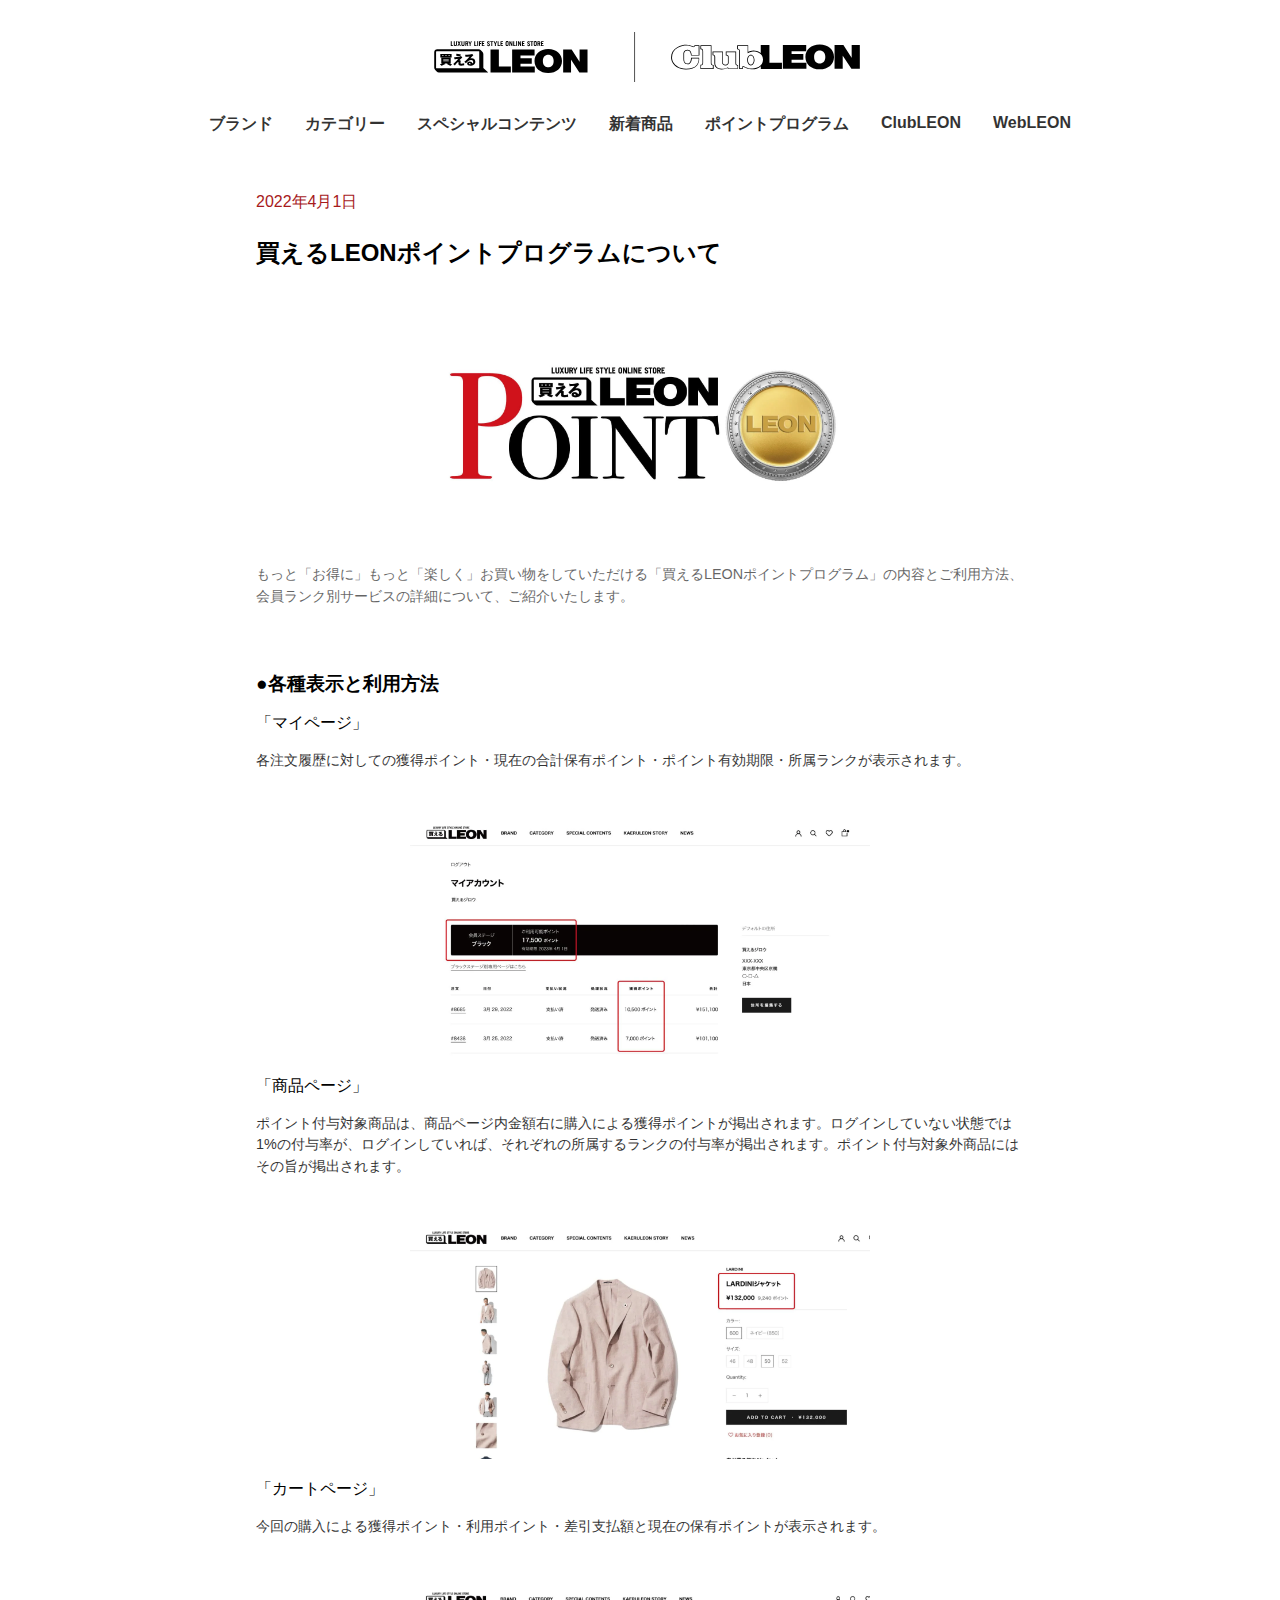
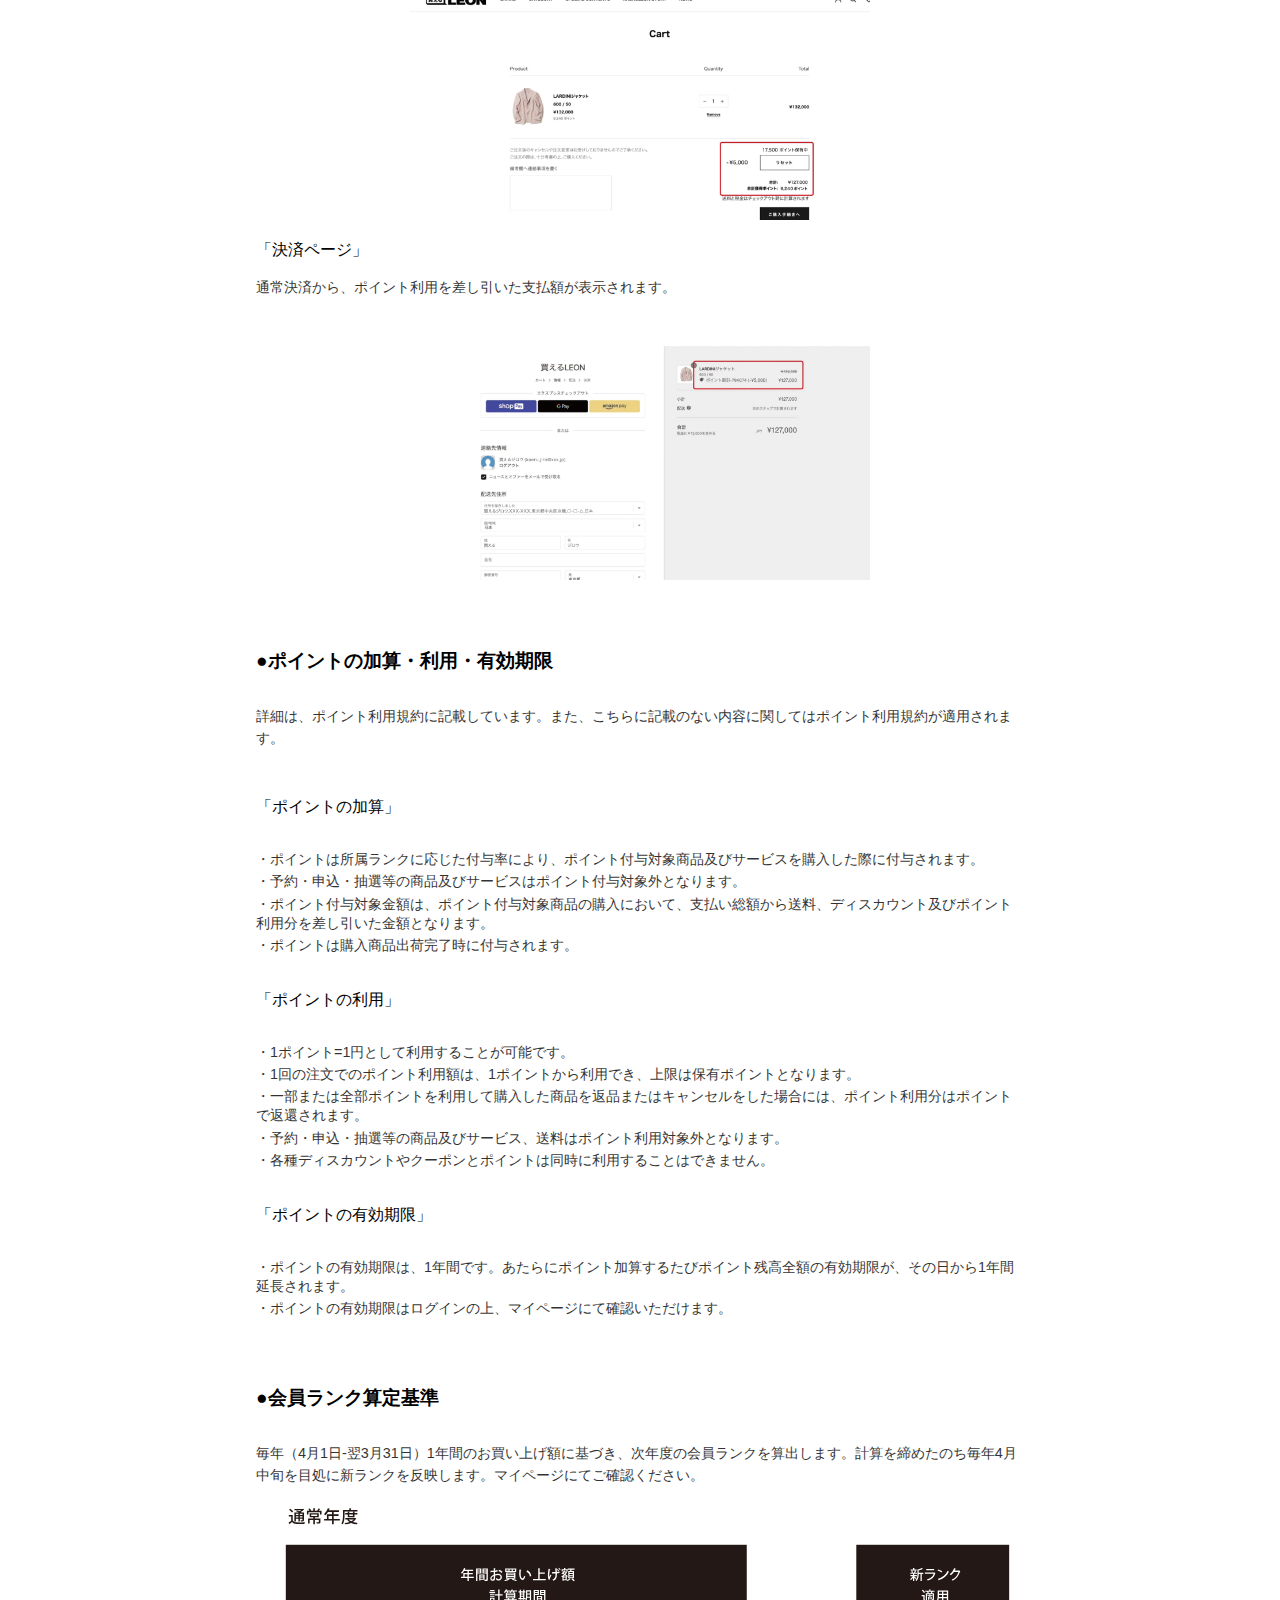
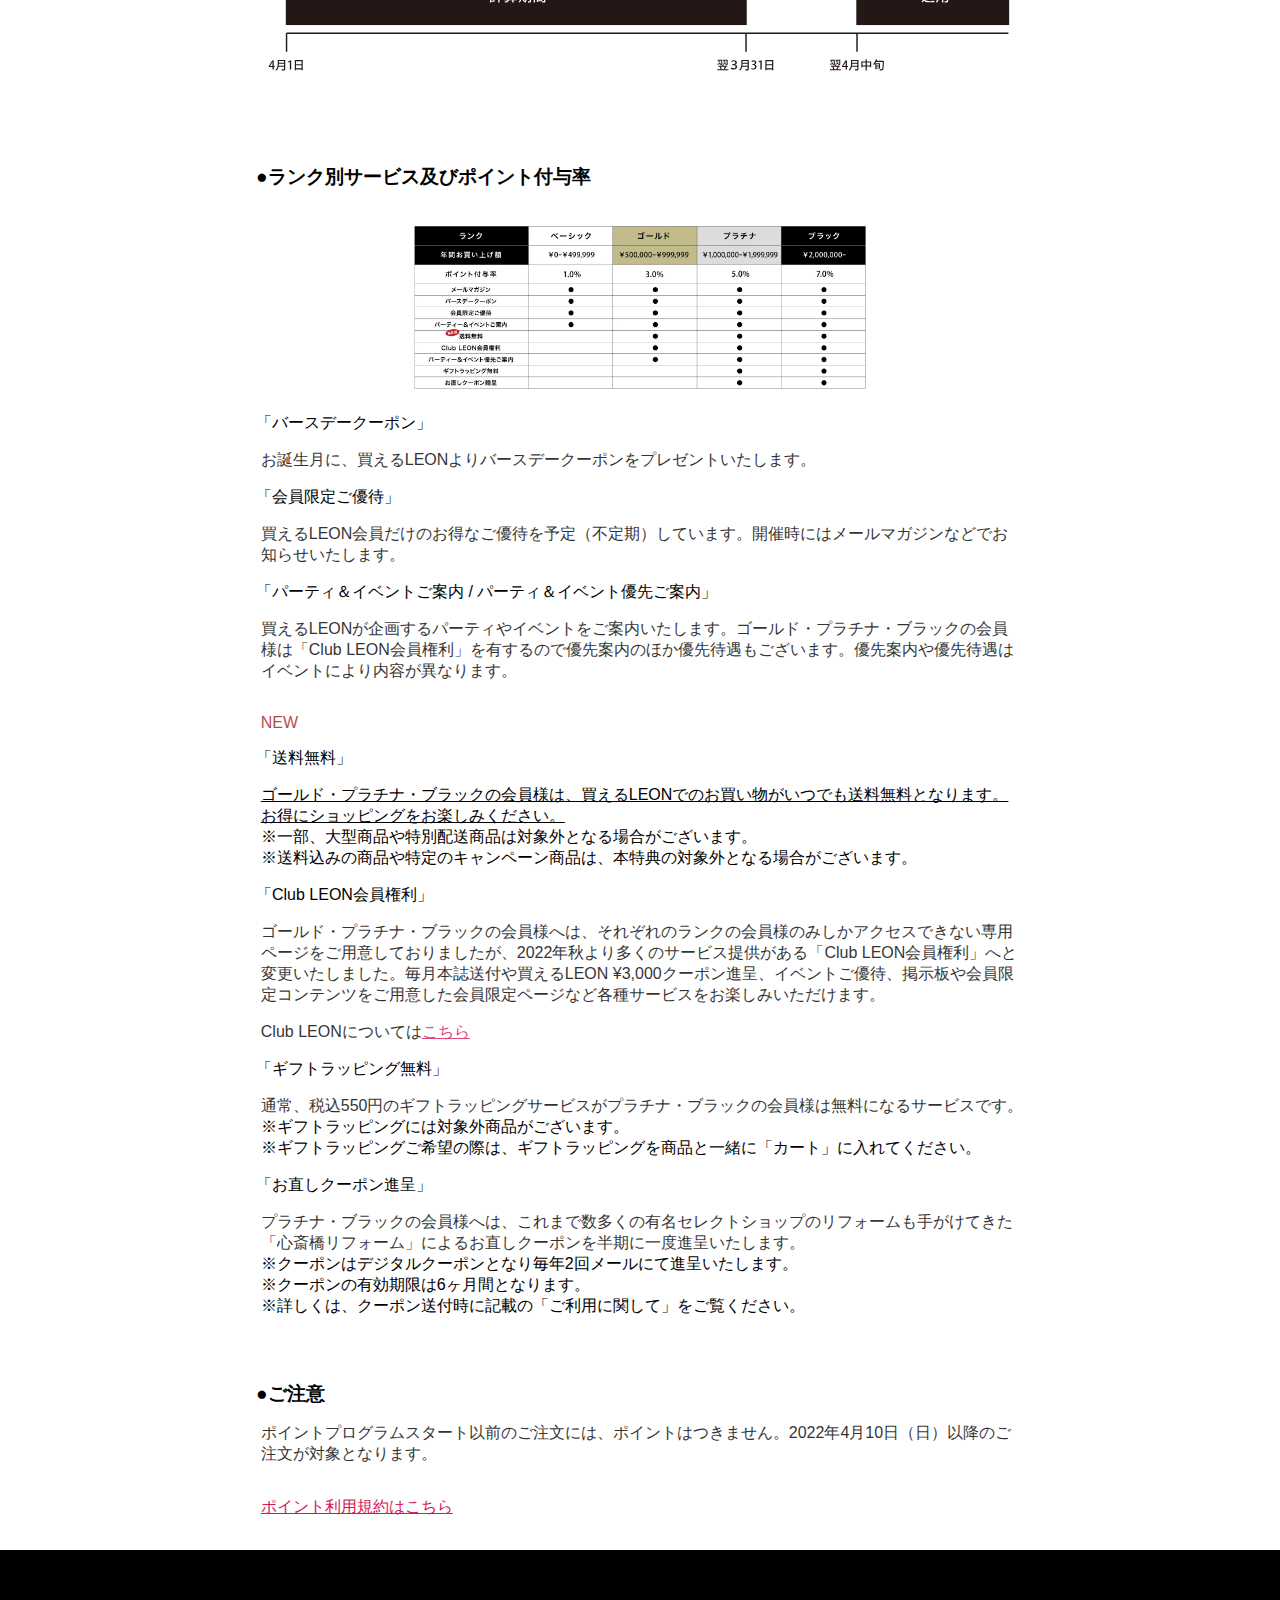
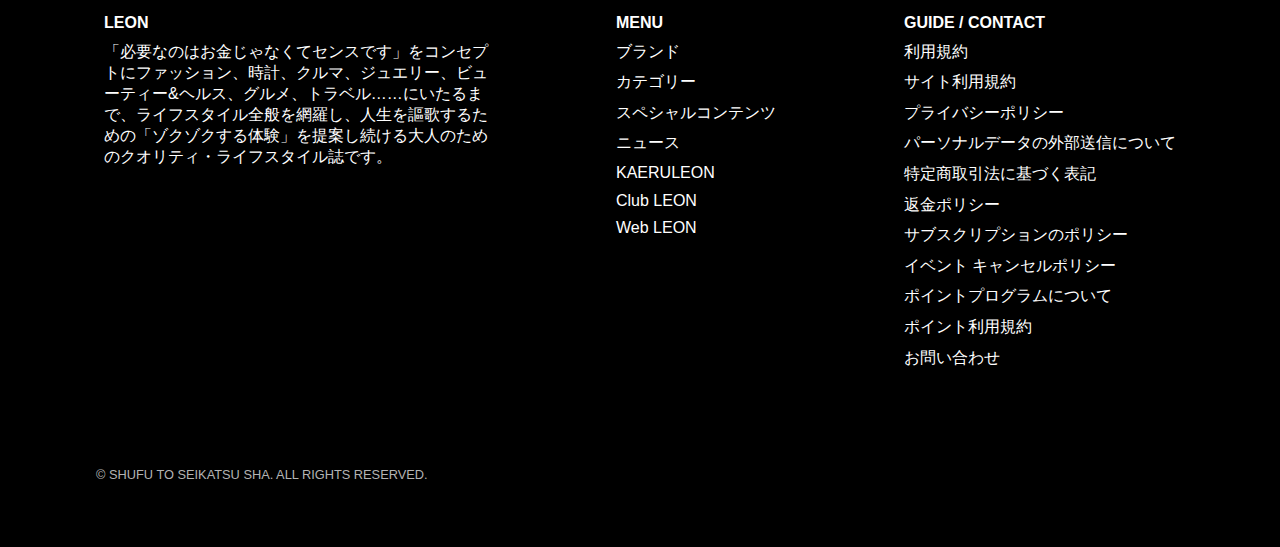
<file: point program.html>
<!DOCTYPE html>
<html lang="ja">

<head>
  <meta charset="UTF-8">
  <meta name="viewport" content="width=device-width, initial-scale=1.0">
  <link rel="stylesheet" href="point/style.css">
  <title>Document</title>
</head>

<body>
  <header id="header">
    <div class="logos">
      <div class="logo">
        <img src="img/logo.svg">
      </div>
      <div class="logo">
        <img src="img/logo_r.svg">
      </div>
    </div>
    <div class="header-main">
      <nav>
        <ul>
          <li><a class="underLine" href="index.html">ブランド</a></li>
          <li class="list_item">
            <div class="link link-hover" tabindex="0">
              <a href="menu.html" class="underLine">カテゴリー</a>
              <!-- <div class="dropDown">
                <ul class="dropDown_list">
                  <li class="dropDown_item">
                    <a href="#" class="modal-title">メニュー情報<span>></span></a>
                  </li>
                  <li class="dropDown_item">
                    <div class="dropDown-courseMenu1">
                      <a href="#">
                        <h3>きんぐコース</h3>
                        <div class="sub-badges">
                          <img src="img/badge_godai.svg">
                          <img src="img/badge_ura.svg">
                          <img src="img/badge_limited.webp">
                        </div>
                        <img src="img/menu_img-02.webp" width="180" height="101"
                          style="object-fit: cover; vertical-align: bottom;">
                      </a>
                    </div>
                    <div class="dropDown-courseMenu2">
                      <a href="#">
                        <h3>プレミアムコース</h3>
                        <div class="sub-badges">
                          <img src="img/badge_tokusen.svg">
                          <img src="img/badge_ura.svg">
                          <img src="img/badge_godai.svg">
                          <img src="img/badge_kokusan.svg">
                          <img src="img/badge_limited.webp">
                        </div>
                        <img src="img/menu_img-03.webp" width="180" height="101"
                          style="object-fit: cover; vertical-align: bottom;">
                      </a>
                    </div>
                    <div class="dropDown-courseMenu3">
                      <a href="#">
                        <h3>58品コース</h3>
                        <img src="img/menu_img-01.webp" width="180" height="101"
                          style="object-fit: cover; vertical-align: bottom;">
                      </a>
                    </div>
                  </li>
                  <li>
                    <div class="dropDown-list" style="text-align: left;">
                      <ul>
                        <li><a href="#">五大名物</a></li>
                        <li><a href="#">期間限定</a></li>
                        <li><a href="#">ドリンク・飲み放題メニュー</a></li>
                        <li><a href="#">ランチコース</a></li>
                        <li><a href="#">キッズメニュー</a></li>
                        <li><a href="#">単品メニュー</a></li>
                      </ul>
                    </div>
                  </li>
                </ul>
              </div> -->
          </li>
          <li><a class="underLine" href="#">スペシャルコンテンツ</a></li>
          <li class="list_item">
            <div class="link link-hover" tabindex="0">
              <a href="kodomo.html" class="underLine">新着商品</a>
              <!-- <div class="dropDown">
                <ul class="dropDown_list">
                  <li class="dropDown_item">
                    <a href="kodomo.html" class="modal-title">お子様連れ歓迎<span>></span></a>
                  </li>
                  <li class="dropDown_item">
                    <div class="modal-kidsMenu1">
                      <a href="#">
                        <h3>おなかがぐ～ぐ～アイランド</h3>
                        <img src="img/thumb_mega_gugu.webp" width="180" height="101" style="object-fit: cover;">
                      </a>
                    </div>
                    <div class="modal-kidsMenu2">
                      <a href="#">
                        <h3>キッズメニュー</h3>
                        <img src="img/thumb_mega_kids.webp" width="180" height="101" style="object-fit: cover;">
                      </a>
                    </div>
                  </li>
                </ul>
              </div> -->
          </li>
          <li><a class="underLine" href="yakinikuKing.html">ポイントプログラム</a></li>
          <li><a class="underLine" href="osirase.html">ClubLEON</a></li>
          <li><a class="underLine" href="osirase.html">WebLEON</a></li>
        </ul>
      </nav>
    </div>
  </header>
  <section class="section">
    <section class="section1">
      <span>2022年4月1日</span>
      <h2>買えるLEONポイントプログラムについて</h2>
      <div class="img">
        <img src="img2/point1.webp">
      </div>
      <p>
        もっと「お得に」もっと「楽しく」お買い物をしていただける「買えるLEONポイントプログラム」の内容とご利用方法、会員ランク別サービスの詳細について、ご紹介いたします。
      </p>
    </section>
    <section class="section2">
      <h2>●各種表示と利用方法</h2>
      <span>「マイページ」</span>
      <p>
        各注文履歴に対しての獲得ポイント・現在の合計保有ポイント・ポイント有効期限・所属ランクが表示されます。
      </p>
      <div class="img">
        <img src="img2/point2.webp">
      </div>
      <span>「商品ページ」</span>
      <p>
        ポイント付与対象商品は、商品ページ内金額右に購入による獲得ポイントが掲出されます。ログインしていない状態では1%の付与率が、ログインしていれば、それぞれの所属するランクの付与率が掲出されます。ポイント付与対象外商品にはその旨が掲出されます。
      </p>
      <div class="img">
        <img src="img2/point3.webp">
      </div>
      <span>「カートページ」</span>
      <p>
        今回の購入による獲得ポイント・利用ポイント・差引支払額と現在の保有ポイントが表示されます。
      </p>
      <div class="img">
        <img src="img2/point4.webp">
      </div>
      <span>「決済ページ」</span>
      <p>
        通常決済から、ポイント利用を差し引いた支払額が表示されます。
      </p>
      <div class="img">
        <img src="img2/point5.webp">
      </div>
    </section>
    <section class="section3">
      <h2>●ポイントの加算・利用・有効期限</h2>
      <p>
        詳細は、ポイント利用規約に記載しています。また、こちらに記載のない内容に関してはポイント利用規約が適用されます。
      </p>
      <span>「ポイントの加算」</span>
      <div class="list">
        <ul>
          <li>・ポイントは所属ランクに応じた付与率により、ポイント付与対象商品及びサービスを購入した際に付与されます。</li>
          <li>・予約・申込・抽選等の商品及びサービスはポイント付与対象外となります。</li>
          <li>・ポイント付与対象金額は、ポイント付与対象商品の購入において、支払い総額から送料、ディスカウント及びポイント利用分を差し引いた金額となります。</li>
          <li>・ポイントは購入商品出荷完了時に付与されます。</li>
        </ul>
      </div>
      <span>「ポイントの利用」</span>
      <div class="list">
        <ul>
          <li>・1ポイント=1円として利用することが可能です。</li>
          <li>・1回の注文でのポイント利用額は、1ポイントから利用でき、上限は保有ポイントとなります。</li>
          <li>・一部または全部ポイントを利用して購入した商品を返品またはキャンセルをした場合には、ポイント利用分はポイントで返還されます。</li>
          <li>・予約・申込・抽選等の商品及びサービス、送料はポイント利用対象外となります。</li>
          <li>・各種ディスカウントやクーポンとポイントは同時に利用することはできません。</li>
        </ul>
      </div>
      <span>「ポイントの有効期限」</span>
      <div class="list">
        <ul>
          <li>・ポイントの有効期限は、1年間です。あたらにポイント加算するたびポイント残高全額の有効期限が、その日から1年間延長されます。</li>
          <li>・ポイントの有効期限はログインの上、マイページにて確認いただけます。</li>
        </ul>
      </div>
    </section>
    <section class="section4">
      <h2>●会員ランク算定基準</h2>
      <p>
        毎年（4月1日-翌3月31日）1年間のお買い上げ額に基づき、次年度の会員ランクを算出します。計算を締めたのち毎年4月中旬を目処に新ランクを反映します。マイページにてご確認ください。
      </p>
      <div clsss="img">
        <img src="img2/point6.svg">
      </div>
    </section>
    <section class="section5">
      <h2>●ランク別サービス及びポイント付与率</h2>
      <div class="img">
        <img src="img2/point7.webp">
      </div>
      <span>「バースデークーポン」</span>
      <p>
        お誕生月に、買えるLEONよりバースデークーポンをプレゼントいたします。
      </p>
      <span>「会員限定ご優待」</span>
      <p>
        買えるLEON会員だけのお得なご優待を予定（不定期）しています。開催時にはメールマガジンなどでお知らせいたします。
      </p>
      <span>「パーティ＆イベントご案内 / パーティ＆イベント優先ご案内」</span>
      <p>
        買えるLEONが企画するパーティやイベントをご案内いたします。ゴールド・プラチナ・ブラックの会員様は「Club
        LEON会員権利」を有するので優先案内のほか優先待遇もございます。優先案内や優先待遇はイベントにより内容が異なります。
      </p>
      <p class="new">NEW</p>
      <span>「送料無料」</span>
      <span class="underline">ゴールド・プラチナ・ブラックの会員様は、買えるLEONでのお買い物がいつでも送料無料となります。お得にショッピングをお楽しみください。
      </span>
      <div class="komelist">
        <ul>
          <li>※一部、大型商品や特別配送商品は対象外となる場合がございます。</li>
          <li>※送料込みの商品や特定のキャンペーン商品は、本特典の対象外となる場合がございます。</li>
        </ul>
      </div>
      <span>「Club LEON会員権利」</span>
      <p>
        ゴールド・プラチナ・ブラックの会員様へは、それぞれのランクの会員様のみしかアクセスできない専用ページをご用意しておりましたが、2022年秋より多くのサービス提供がある「Club
        LEON会員権利」へと変更いたしました。毎月本誌送付や買えるLEON ¥3,000クーポン進呈、イベントご優待、掲示板や会員限定コンテンツをご用意した会員限定ページなど各種サービスをお楽しみいただけます。
      </p>
      <p class="clubInfo">Club LEONについては<a href="#">こちら</a></p>
      <span>「ギフトラッピング無料」</span>
      <p>
        通常、税込550円のギフトラッピングサービスがプラチナ・ブラックの会員様は無料になるサービスです。
      </p>
      <div class="komelist">
        <ul>
          <li>※ギフトラッピングには対象外商品がございます。</li>
          <li>※ギフトラッピングご希望の際は、ギフトラッピングを商品と一緒に「カート」に入れてください。</li>
        </ul>
      </div>
      <span>「お直しクーポン進呈」</span>
      <p>
        プラチナ・ブラックの会員様へは、これまで数多くの有名セレクトショップのリフォームも手がけてきた「心斎橋リフォーム」によるお直しクーポンを半期に一度進呈いたします。
      </p>
      <div class="komelist">
        <ul>
          <li>※クーポンはデジタルクーポンとなり毎年2回メールにて進呈いたします。</li>
          <li>※クーポンの有効期限は6ヶ月間となります。</li>
          <li>※詳しくは、クーポン送付時に記載の「ご利用に関して」をご覧ください。</li>
        </ul>
      </div>
    </section>
    <section class="section6">
      <h2>●ご注意</h2>
      <p>
        ポイントプログラムスタート以前のご注文には、ポイントはつきません。2022年4月10日（日）以降のご注文が対象となります。
      </p>
      <a href="#">ポイント利用規約はこちら</a>
    </section>
  </section>
  <section class="pc-footer">
    <div class="pc-footerItem">
      <div class="pc-footer1">
        <h3>LEON</h3>
        <p>
          「必要なのはお金じゃなくてセンスです」をコンセプトにファッション、時計、クルマ、ジュエリー、ビューティー&ヘルス、グルメ、トラベル……にいたるまで、ライフスタイル全般を網羅し、人生を謳歌するための「ゾクゾクする体験」を提案し続ける大人のためのクオリティ・ライフスタイル誌です。
        </p>
      </div>
      <div class="pc-footer2">
        <h3>MENU</h3>
        <a href="#">
          <span>ブランド</span>
        </a>
        <a href="#">
          <span>カテゴリー</span>
        </a>
        <a href="#">
          <span>スペシャルコンテンツ</span>
        </a>
        <a href="#">
          <span>ニュース</span>
        </a>
        <a href="#">
          <span>KAERULEON</span>
        </a>
        <a href="#">
          <span>Club LEON</span>
        </a>
        <a href="#">
          <span>Web LEON</span>
        </a>
      </div>
      <div class="pc-footer3">
        <h3>GUIDE / CONTACT</h3>
        <a href="#">
          <span>利用規約</span>
        </a>
        <a href="#">
          <span>サイト利用規約</span>
        </a>
        <a href="#">
          <span>プライバシーポリシー</span>
        </a>
        <a href="#">
          <span>パーソナルデータの外部送信について</span>
        </a>
        <a href="#">
          <span>特定商取引法に基づく表記</span>
        </a>
        <a href="#">
          <span>返金ポリシー</span>
        </a>
        <a href="#">
          <span>サブスクリプションのポリシー</span>
        </a>
        <a href="#">
          <span>イベント キャンセルポリシー</span>
        </a>
        <a href="#">
          <span>ポイントプログラムについて</span>
        </a>
        <a href="#">
          <span>ポイント利用規約</span>
        </a>
        <a href="#">
          <span>お問い合わせ</span>
        </a>
      </div>
    </div>
    <div class="copyright">
      <a href="#">
        <span class="copyLink">© SHUFU TO SEIKATSU SHA. ALL RIGHTS RESERVED.</span>
      </a>
    </div>
  </section>
</body>

</html>
</file>
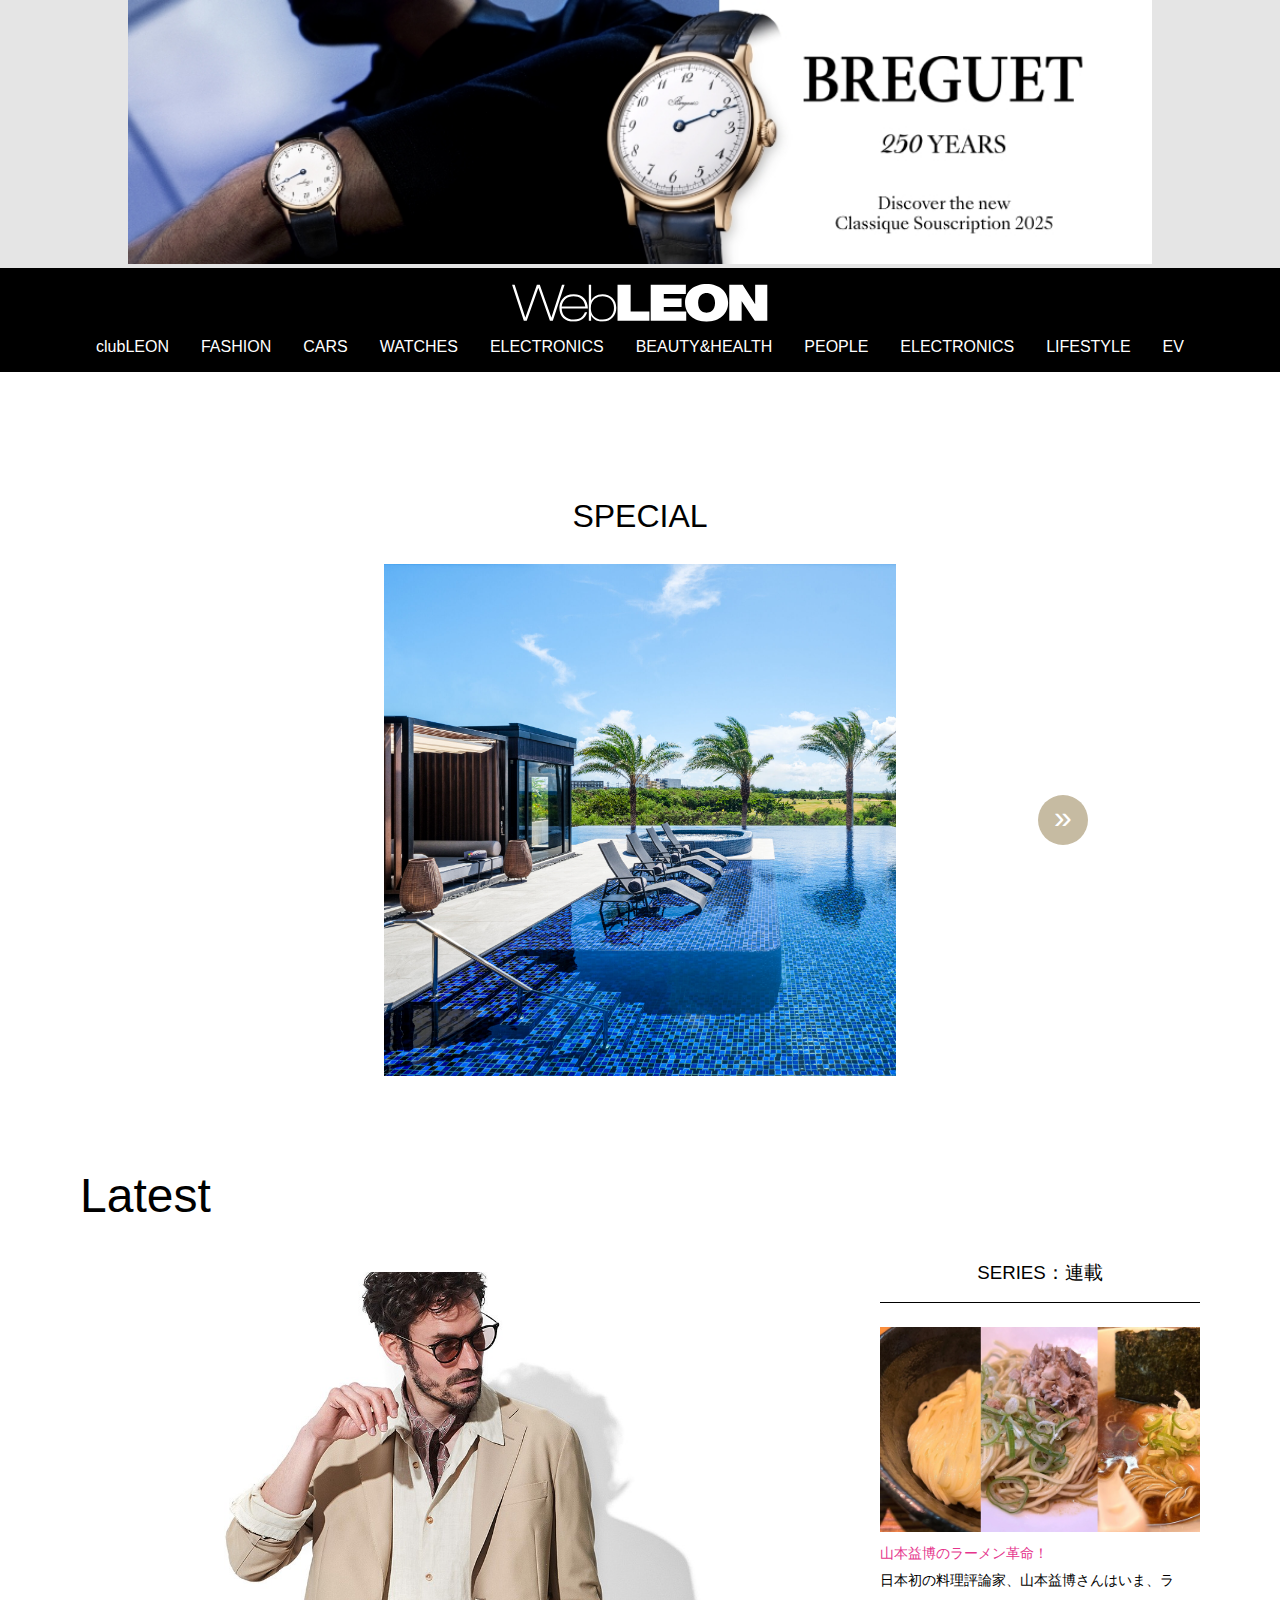
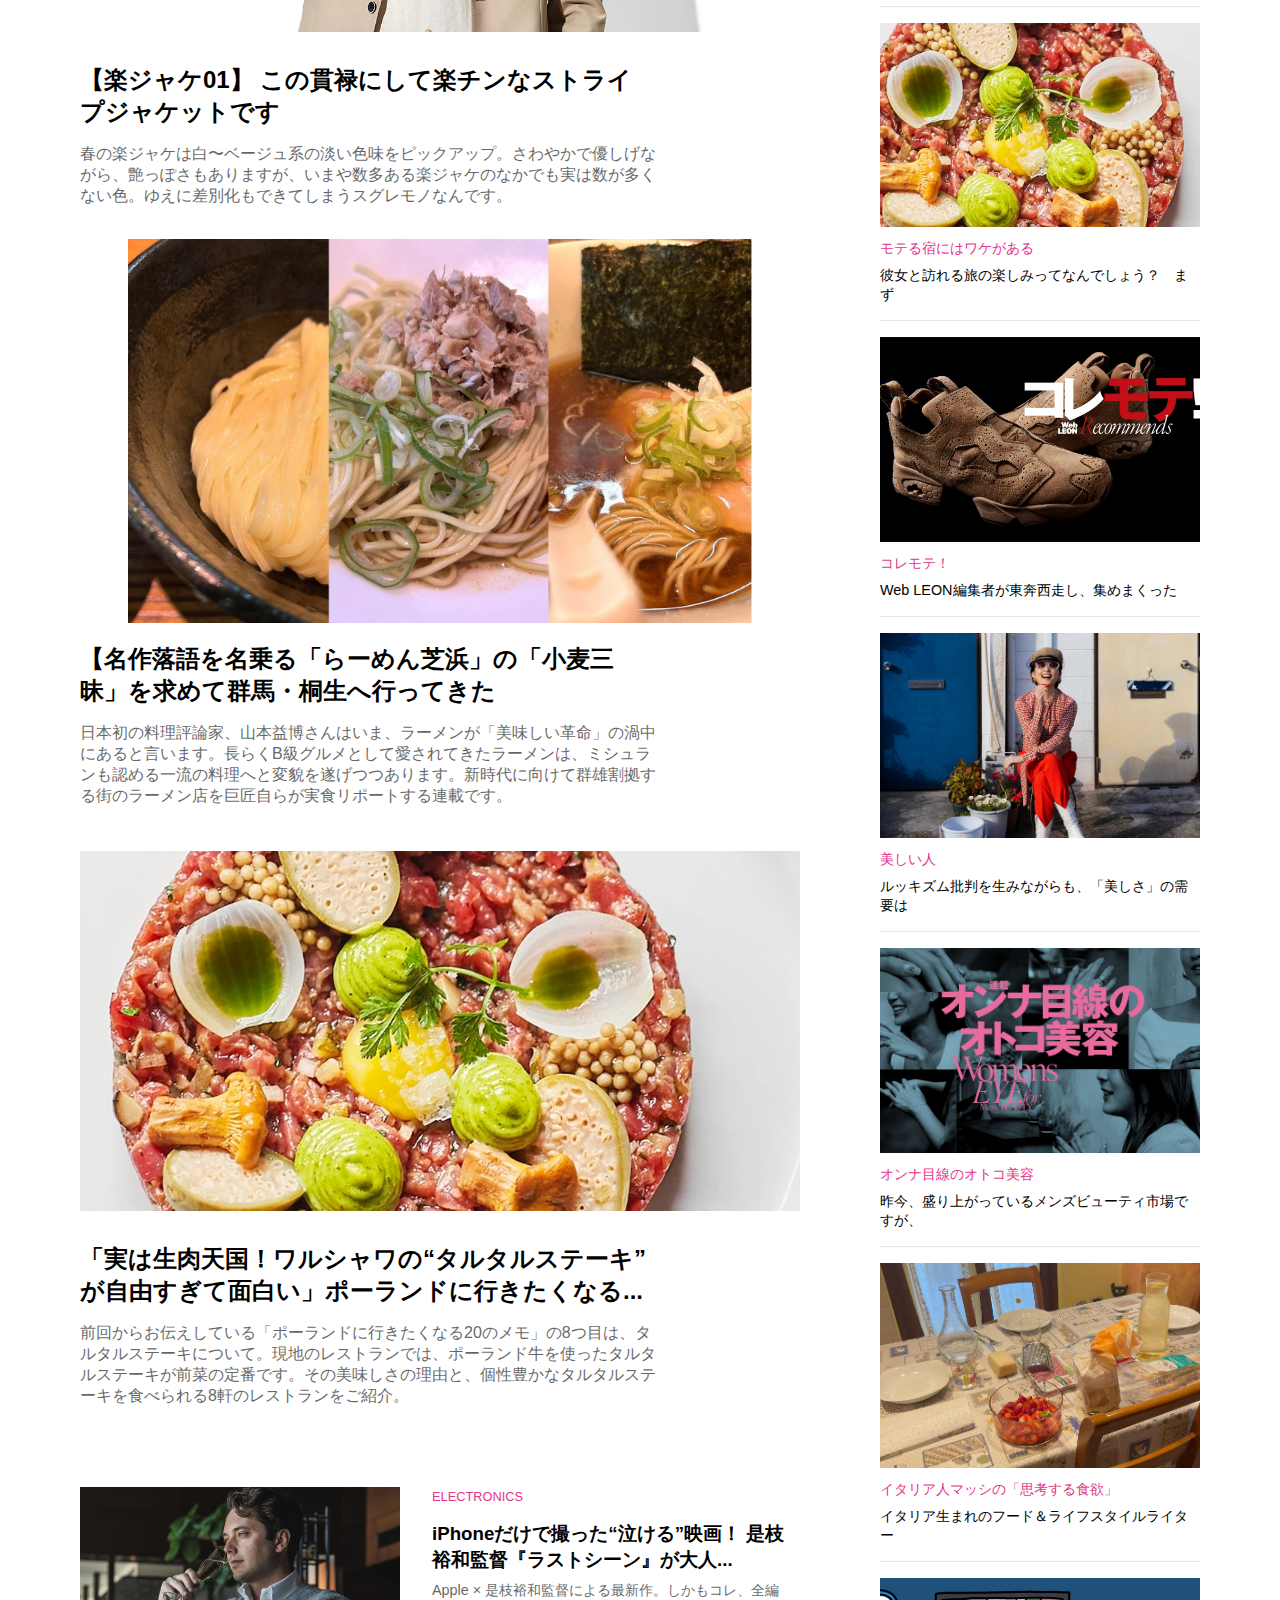
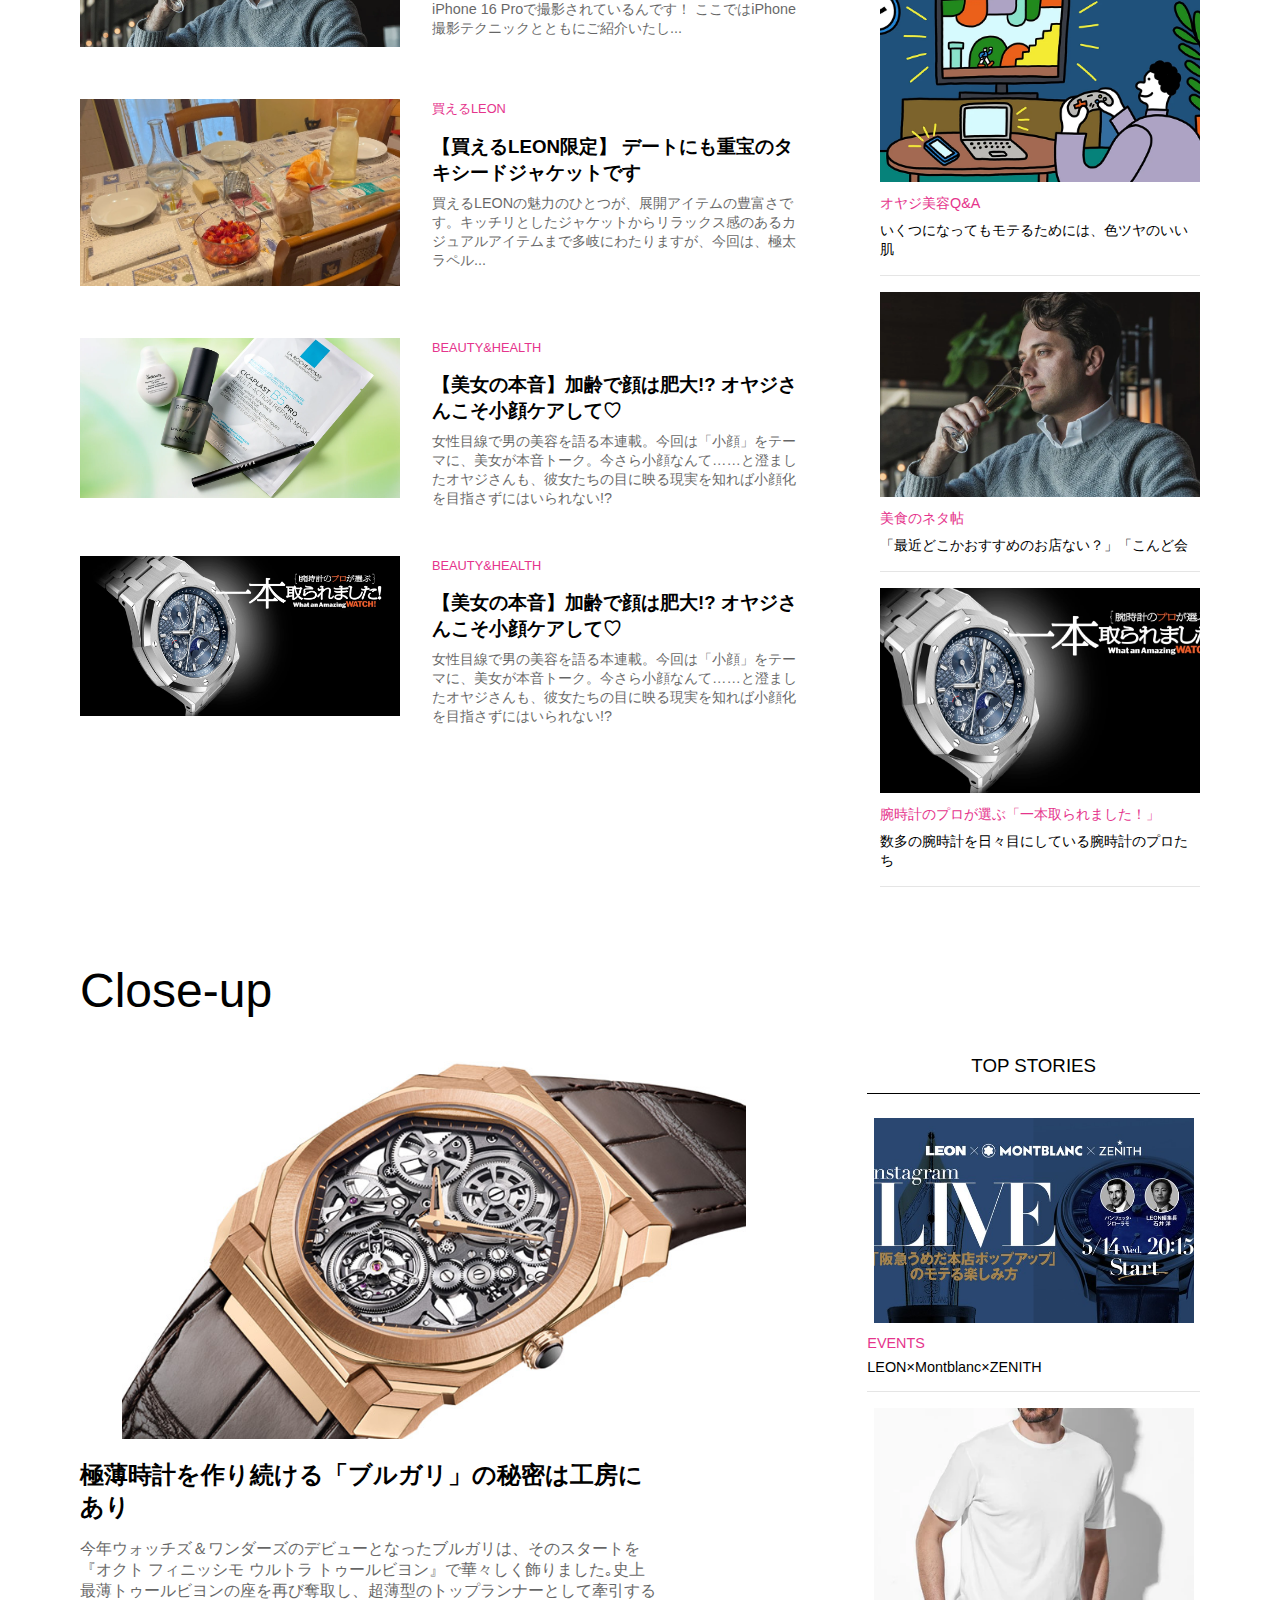
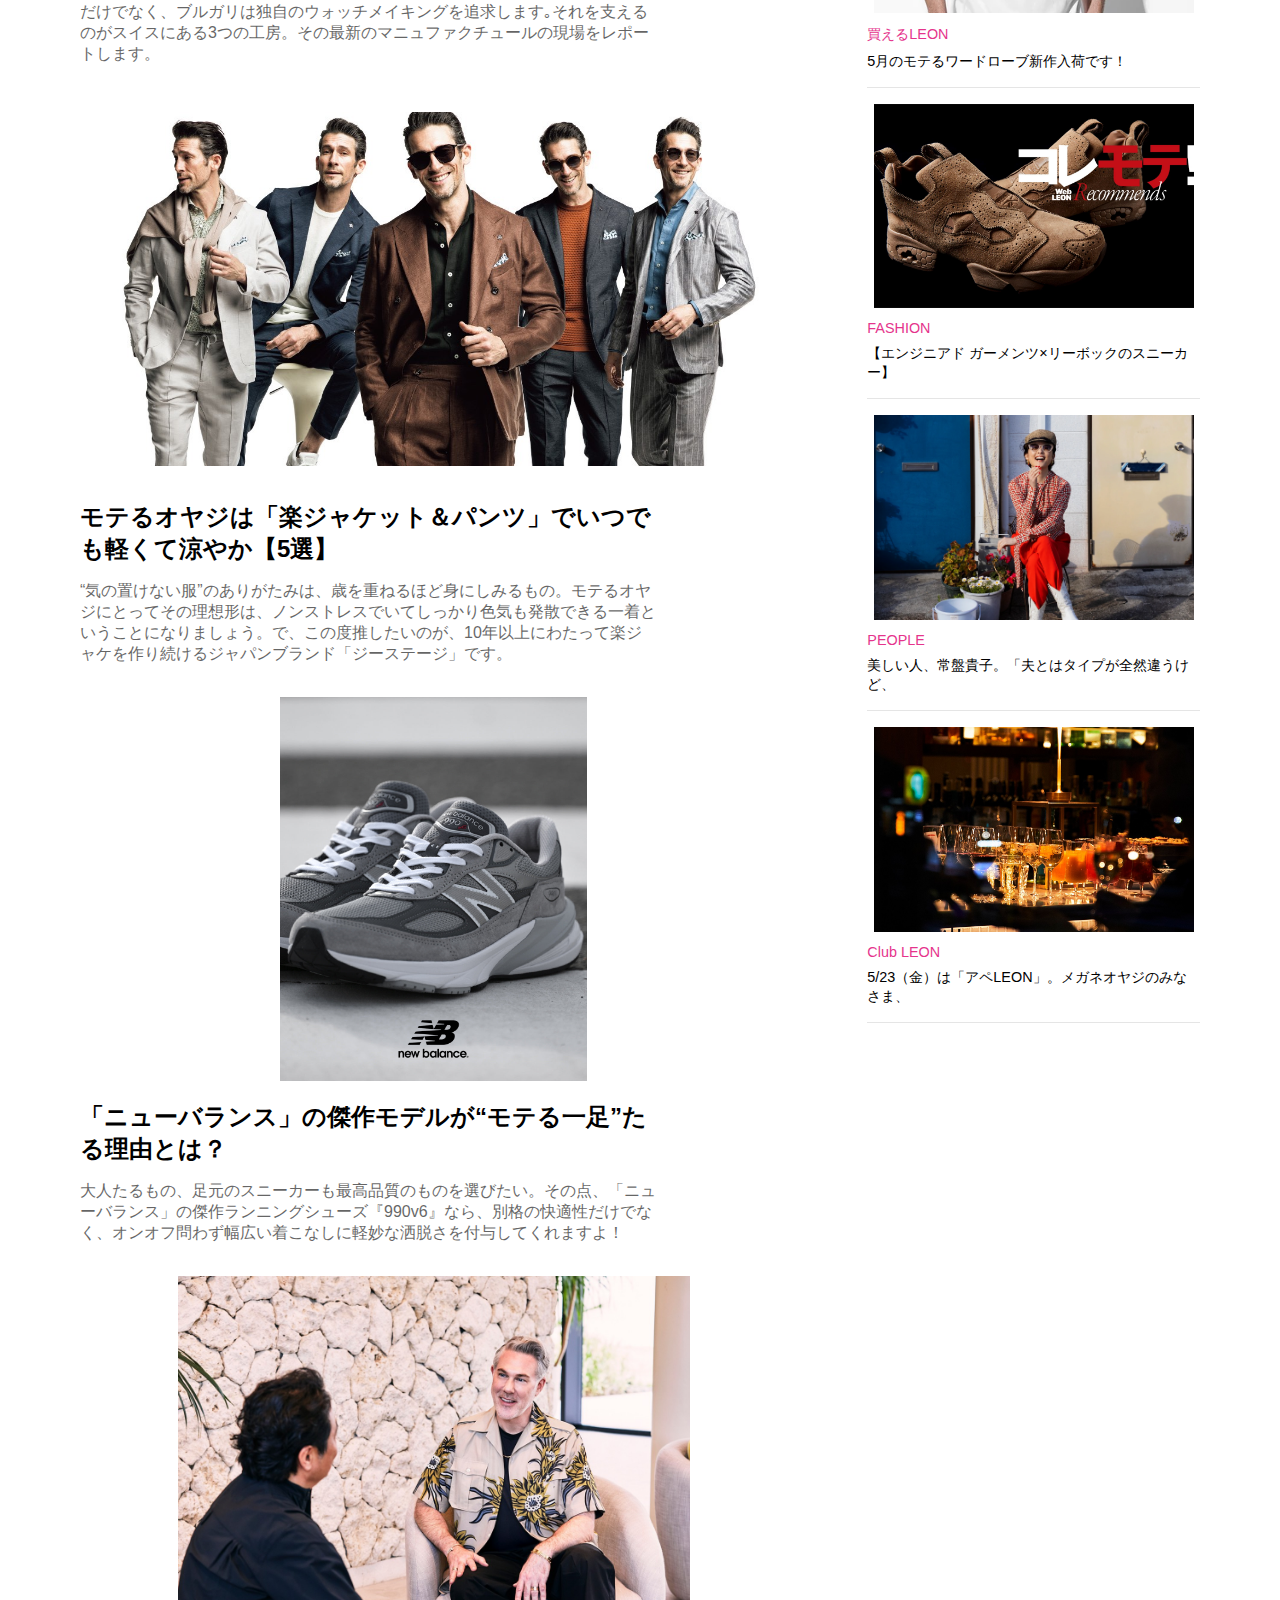
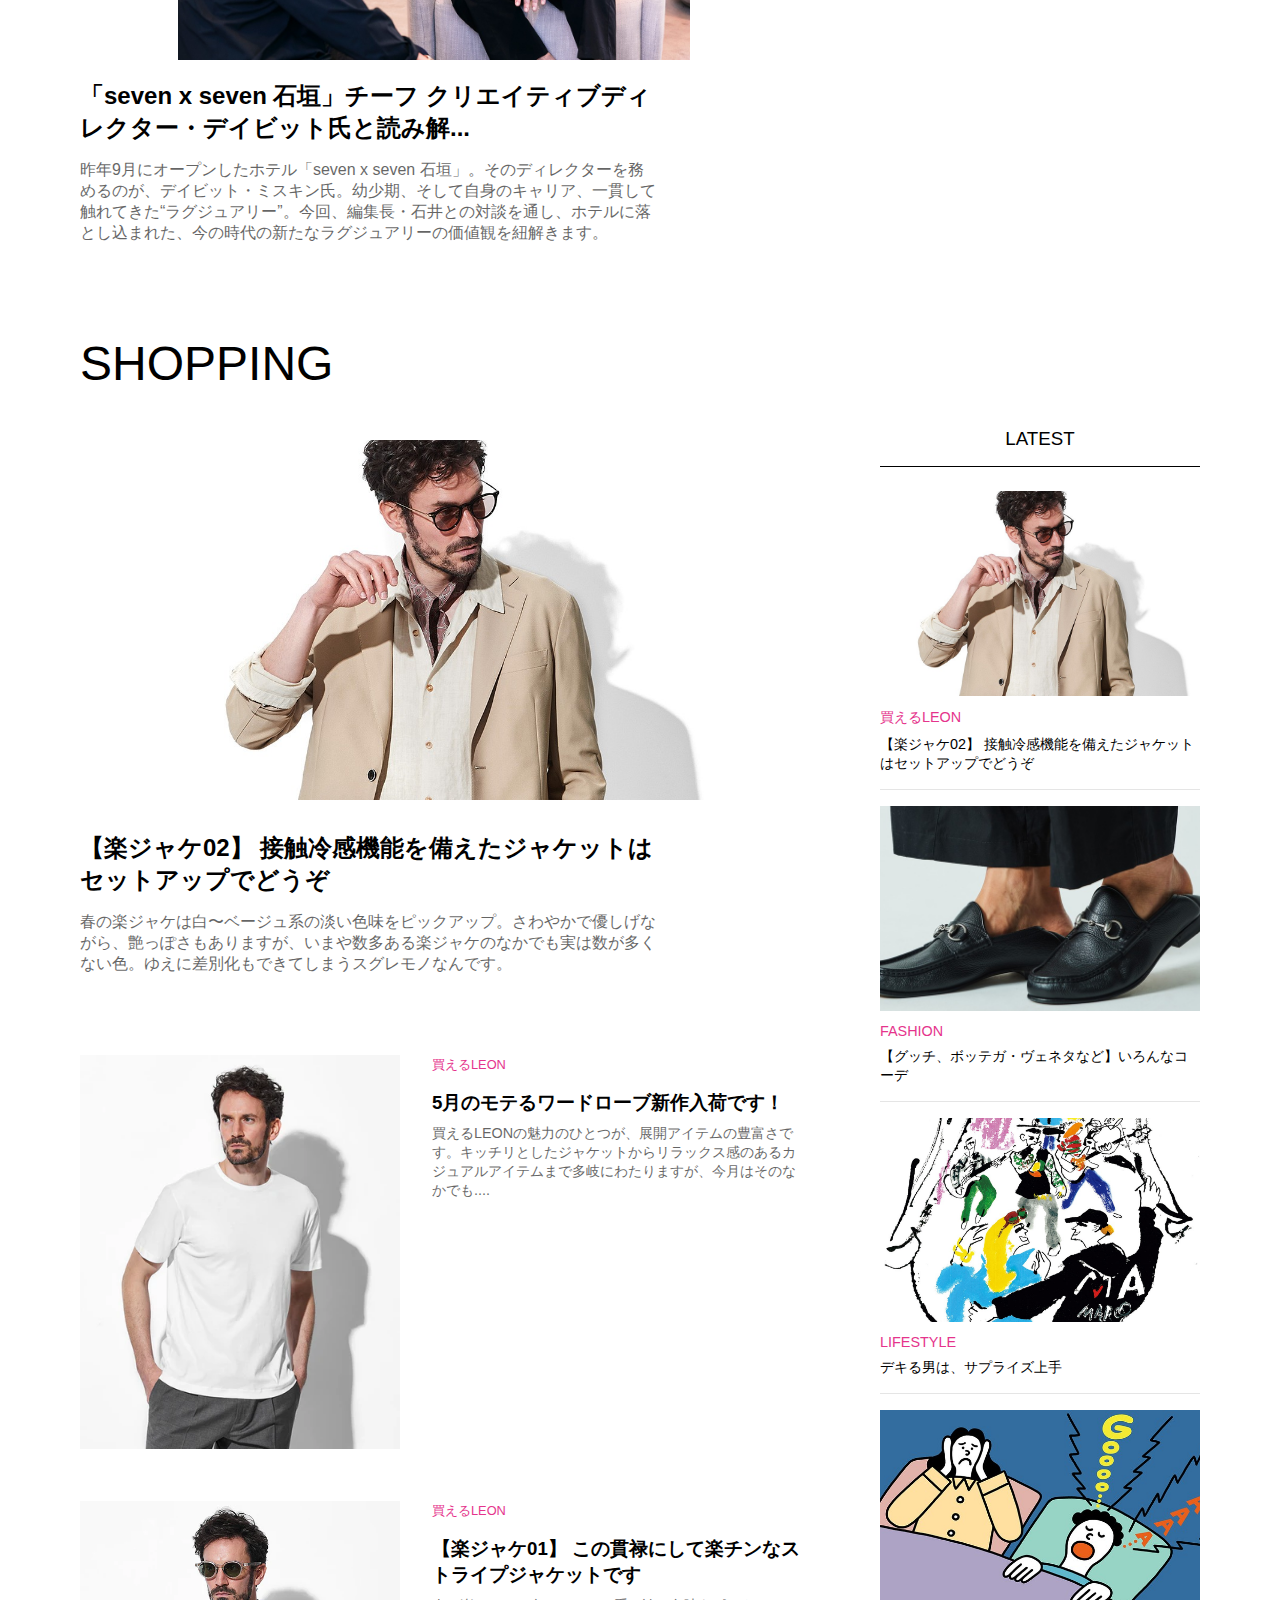
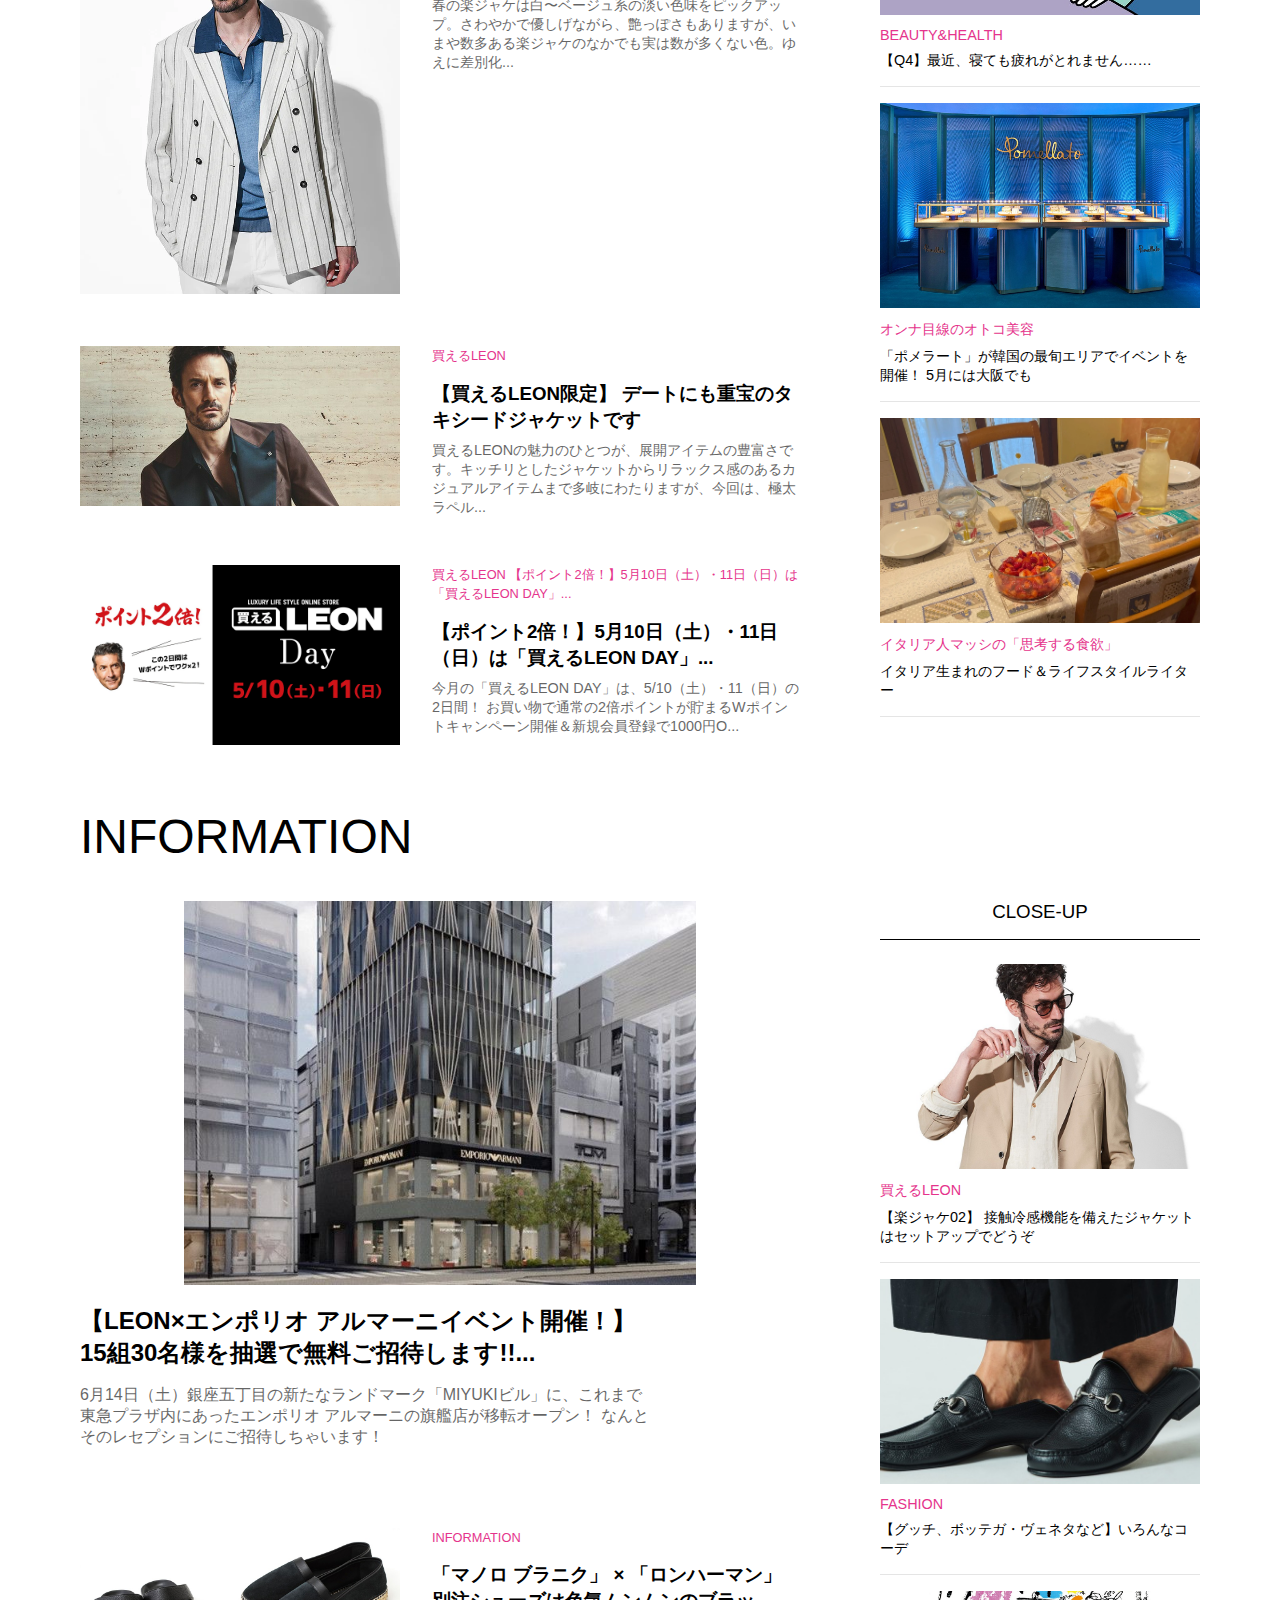
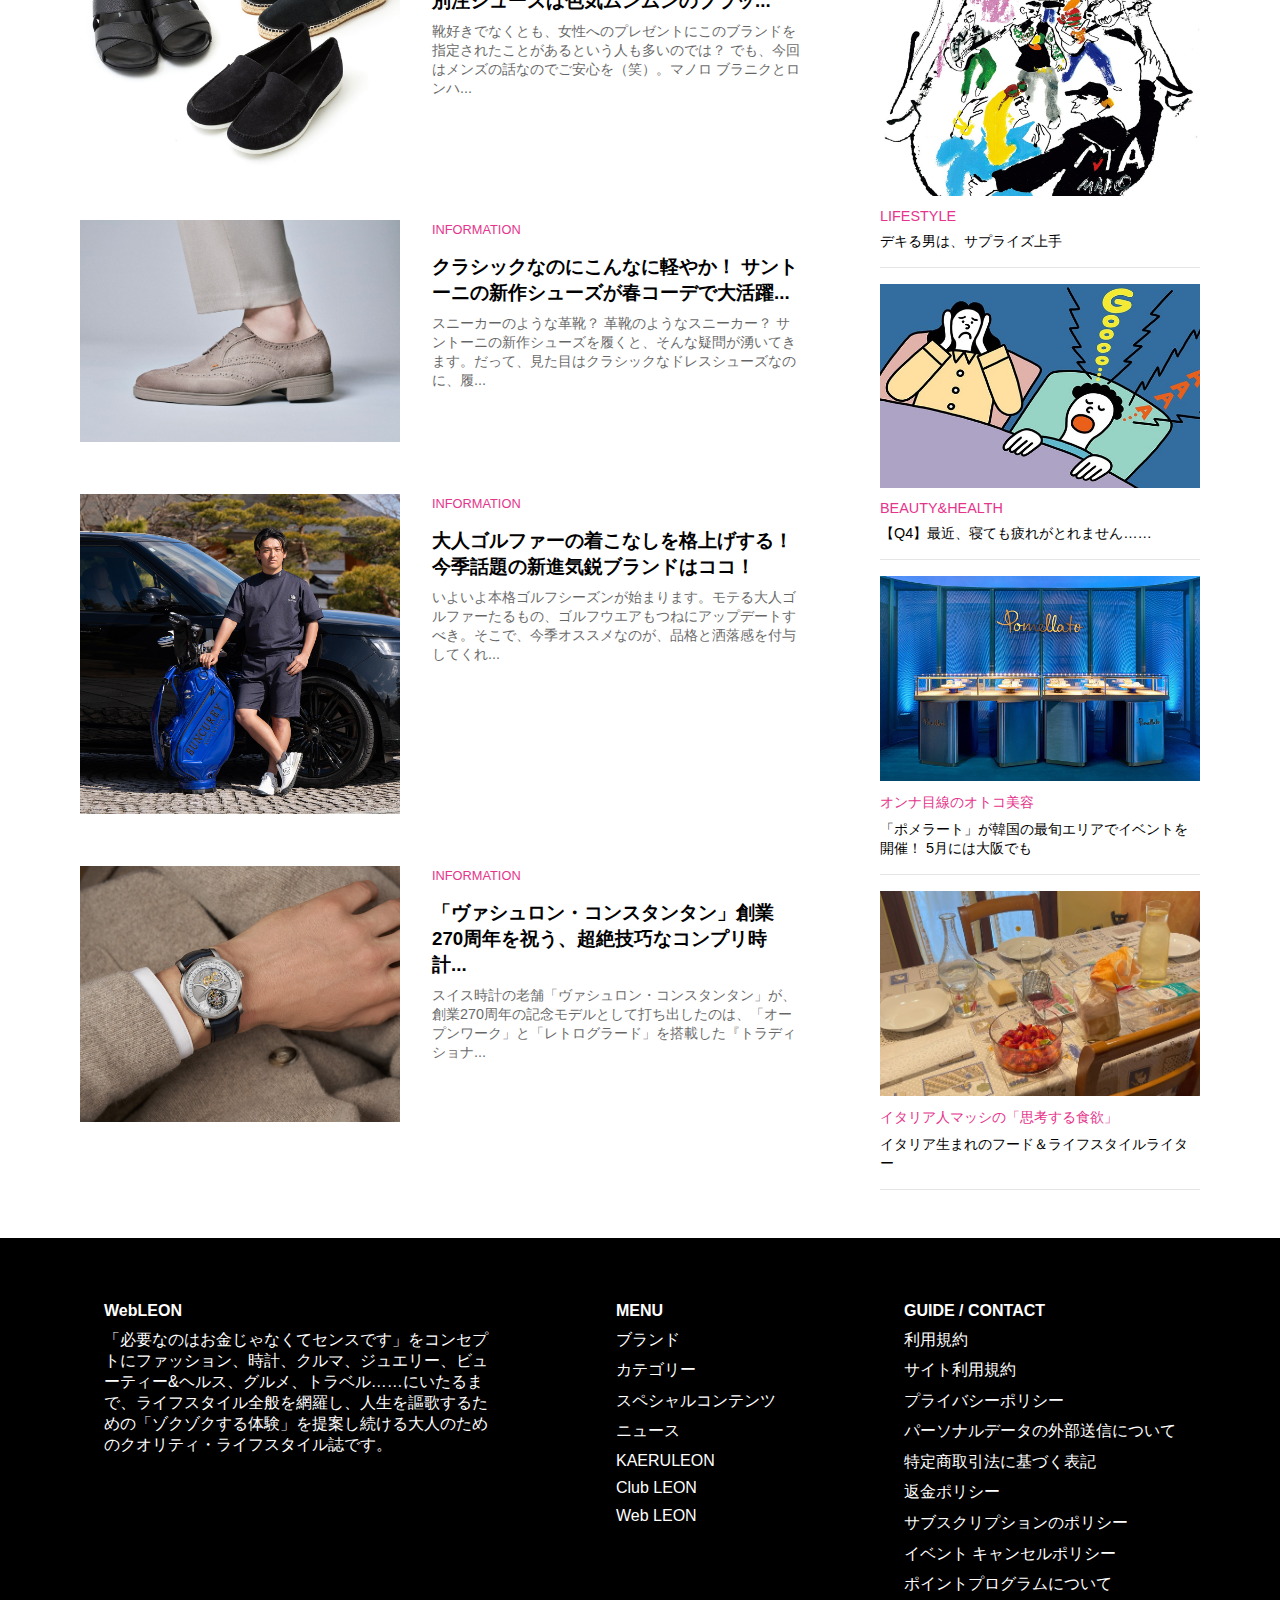
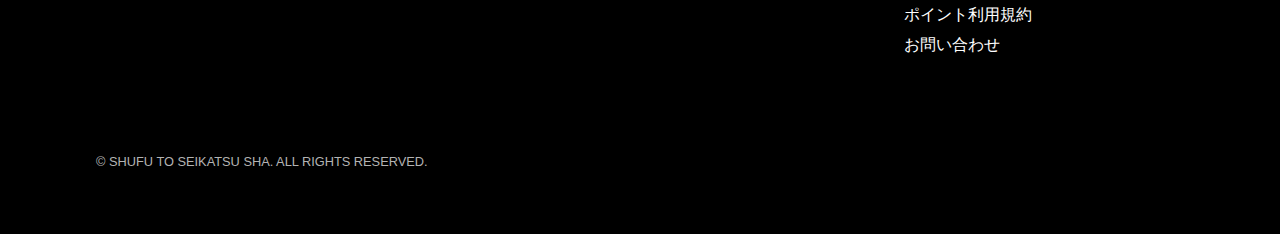
<file: webLEON.html>
<!DOCTYPE html>
<html lang="ja">

<head>
  <meta charset="UTF-8">
  <meta name="viewport" content="width=device-width, initial-scale=1.0">
  <link rel="stylesheet" href="web/style.css">
  <link href="https://fonts.googleapis.com/icon?family=Material+Icons" rel="stylesheet">
  <title>Document</title>
</head>

<body>
  <div class="l-bottomNav-item">
    <span class="material-icons" id="open">menu</span>
    <div class="l-bottomNav-Menu-List overlay">
      <span class="material-icons" id="close">close</span>
      <div class="l-modalMenu--bodyInner">
        <div class="logo">
          <img src="img/logo_white.svg">
        </div>
        <nav>
          <ul>
            <li><a href="#">Club LEON</a></li>
            <li><a href="#">FASHION</a></li>
            <li><a href="#">WATCHES</a></li>
            <li><a href="#">CARS</a></li>
            <li><a href="#">ELECTRONICS</a></li>
            <li><a href="#">BEAUTY&HEALTH</a></li>
            <li><a href="#">PEOPLE</a></li>
            <li><a href="#">GOURMET</a></li>
            <li><a href="#">STAY&TRAVEL</a></li>
            <li><a href="#">EVENTS</a></li>
            <li><a href="#">LIFESTYLE</a></li>
            <li><a href="#">SNAP</a></li>
            <li><a href="#">ITEMS</a></li>
            <li><a href="#">MAGAZINE</a></li>
            <li><a href="#">INFORMATION</a></li>
            <li><a href="#">FROM EDITORS</a></li>
            <div class="l-modalMenu--menu js-accordion">
              <div class="l-modalMenu--menuTitle Js-accordion-toggle">
                <span>FEATURE：特集<span>
              </div>
              <div class="l-modalMenu--menuContainer">
                <ul class="l-modalMenu-menuList">
                  <li><a href="#">FEATURE：特集一覧</a></li>
                  <li><a href="#">モテる大人のヘアカタログ 2025 春夏編</a></li>
                  <li><a href="#">美容オヤジがモテる理由</a></li>
                  <li><a href="#">モテる大人のリアルSNAP 2025冬編</a></li>
                  <li><a href="#">Dr.コパのモテる開運術 2025</a></li>
                  <li><a href="#">モテ店大賞2024</a></li>
                  <li><a href="#">いまモテる時計は艶クラシコ</a></li>
                  <li><a href="#">モテる家電大賞2024</a></li>
                  <li><a href="#">TOKYO大人美女SNAP</a></li>
                  <li><a href="#">気になるオトコの昼と夜</a></li>
                </ul>
              </div>
            </div>
            <div class="l-modalMenu--menu js-accordion">
              <div class="l-modalMenu--menuTitle Js-accordion-toggle">
                <span>SERIES：連載<span>
              </div>
              <div class="l-modalMenu--menuContainer">
                <ul class="l-modalMenu-menuList">
                  <li><a href="#">SERIES：連載一覧</a></li>
                  <li><a href="#">オヤジ美容Q&A</a></li>
                  <li><a href="#">変身！ BOSS LEON</a></li>
                  <li><a href="#">今日のオヤジ美容</a></li>
                  <li><a href="#">コレモテ！</a></li>
                  <li><a href="#">腕時計のプロが選ぶ「一本取られました！」</a></li>
                  <li><a href="#">通なオトナの愛用時計</a></li>
                  <li><a href="#">藤村 岳のオヤジ美容道</a></li>
                  <li><a href="#">オンナ目線のオトコ美容</a></li>
                  <li><a href="#">大人なモードの遊び方</a></li>
                </ul>
              </div>
            </div>
          </ul>
        </nav>
      </div>
    </div>
  </div>
  <div class="top-img">
    <img src="img/pic54.jpg">
  </div>
  <header id="header">
    <div class="logo">
      <img src="img/logo_white.svg">
    </div>
    <div class="header-main">
      <nav>
        <ul>
          <li><a class="underLine" href="index.html">clubLEON</a></li>
          <li><a class="underLine" href="#">FASHION</a></li>
          <li><a class="underLine" href="point program.html">CARS</a></li>
          <li><a class="underLine" href="osirase.html">WATCHES</a></li>
          <li><a class="underLine" href="osirase.html">ELECTRONICS</a></li>
          <li><a class="underLine" href="osirase.html">BEAUTY&HEALTH</a></li>
          <li><a class="underLine" href="osirase.html">PEOPLE</a></li>
          <li><a class="underLine" href="osirase.html">ELECTRONICS</a></li>
          <li><a class="underLine" href="osirase.html">LIFESTYLE</a></li>
          <li><a class="underLine" href="osirase.html">EV</a></li>
        </ul>
      </nav>
    </div>
  </header>
  <section class="Phone-carousel">
    <h2>SPECIAL</h2>
    <div class="container">
      <ul>
        <li>
          <img src="img/pic55.jpg">
        </li>
        <li>
          <img src="img/pic56.jpg">
        </li>
        <li>
          <img src="img/pic57.webp">
        </li>
        <li>
          <img src="img/pic58.webp">
        </li>
        <li>
          <img src="img/pic59.webp">
        </li>
      </ul>
      <button id="prev">&laquo;</button>
      <button id="next">&raquo;</button>
      <nav>
      </nav>
    </div>
    <nav>
    </nav>
  </section>
  <section class="section1">
    <h2>Latest</h2>
    <div class="sec1-bodys">
      <div class="sec1-body1">
        <div class="sec1-bodyItem1">
          <a href="#">
            <img src="img/pic80.jpg">
            <div class="sec1-bodyItem1-1">
              <h3>【楽ジャケ01】 この貫禄にして楽チンなストライプジャケットです</h3>
              <p>
                春の楽ジャケは白〜ベージュ系の淡い色味をピックアップ。さわやかで優しげながら、艶っぽさもありますが、いまや数多ある楽ジャケのなかでも実は数が多くない色。ゆえに差別化もできてしまうスグレモノなんです。
              </p>
            </div>
          </a>
        </div>
        <div class="sec1-bodyItem1">
          <a href="#">
            <img src="img/pic61.webp">
            <div class="sec1-bodyItem1-1">
              <h3>【名作落語を名乗る「らーめん芝浜」の「小麦三昧」を求めて群馬・桐生へ行ってきた</h3>
              <p>
                日本初の料理評論家、山本益博さんはいま、ラーメンが「美味しい革命」の渦中にあると言います。長らくB級グルメとして愛されてきたラーメンは、ミシュランも認める一流の料理へと変貌を遂げつつあります。新時代に向けて群雄割拠する街のラーメン店を巨匠自らが実食リポートする連載です。
              </p>
            </div>
          </a>
        </div>
        <div class="sec1-bodyItem1">
          <a href="#">
            <img src="img/pic62.webp">
            <div class="sec1-bodyItem1-1">
              <h3>「実は生肉天国！ワルシャワの“タルタルステーキ”が自由すぎて面白い」ポーランドに行きたくなる...</h3>
              <p>
                前回からお伝えしている「ポーランドに行きたくなる20のメモ」の8つ目は、タルタルステーキについて。現地のレストランでは、ポーランド牛を使ったタルタルステーキが前菜の定番です。その美味しさの理由と、個性豊かなタルタルステーキを食べられる8軒のレストランをご紹介。
              </p>
            </div>
          </a>
        </div>
        <div class="sec1-bodyItem2">
          <div class="sec1-bodyItem2-1">
            <a href="#">
              <img src="img/pic68.webp">
            </a>
          </div>
          <div class="sec1-bodyItem2-1">
            <a href="#">
              <span>ELECTRONICS</span>
              <h3>iPhoneだけで撮った“泣ける”映画！ 是枝裕和監督『ラストシーン』が大人...</h3>
              <p>
                Apple × 是枝裕和監督による最新作。しかもコレ、全編iPhone 16 Proで撮影されているんです！ ここではiPhone撮影テクニックとともにご紹介いたし...
              </p>
            </a>
          </div>
        </div>
        <div class="sec1-bodyItem2">
          <div class="sec1-bodyItem2-1">
            <a href="#">
              <img src="img/pic66.webp">
            </a>
          </div>
          <div class="sec1-bodyItem2-1">
            <a href="#">
              <span>買えるLEON</span>
              <h3>【買えるLEON限定】 デートにも重宝のタキシードジャケットです</h3>
              <p>
                買えるLEONの魅力のひとつが、展開アイテムの豊富さです。キッチリとしたジャケットからリラックス感のあるカジュアルアイテムまで多岐にわたりますが、今回は、極太ラペル...
              </p>
            </a>
          </div>
        </div>
        <div class="sec1-bodyItem2">
          <div class="sec1-bodyItem2-1">
            <a href="#">
              <img src="img/pic70.webp">
            </a>
          </div>
          <div class="sec1-bodyItem2-1">
            <a href="#">
              <span>BEAUTY&HEALTH</span>
              <h3>【美女の本音】加齢で顔は肥大!? オヤジさんこそ小顔ケアして♡</h3>
              <p>
                女性目線で男の美容を語る本連載。今回は「小顔」をテーマに、美女が本音トーク。今さら小顔なんて……と澄ましたオヤジさんも、彼女たちの目に映る現実を知れば小顔化を目指さずにはいられない!?
              </p>
            </a>
          </div>
        </div>
        <div class="sec1-bodyItem2">
          <div class="sec1-bodyItem2-1">
            <a href="#">
              <img src="img/pic69.webp">
            </a>
          </div>
          <div class="sec1-bodyItem2-1">
            <a href="#">
              <span>BEAUTY&HEALTH</span>
              <h3>【美女の本音】加齢で顔は肥大!? オヤジさんこそ小顔ケアして♡</h3>
              <p>
                女性目線で男の美容を語る本連載。今回は「小顔」をテーマに、美女が本音トーク。今さら小顔なんて……と澄ましたオヤジさんも、彼女たちの目に映る現実を知れば小顔化を目指さずにはいられない!?
              </p>
            </a>
          </div>
        </div>
      </div>
      <div class="sec1-body2">
        <h3>SERIES：連載</h3>
        <div class="sec1-body2Items">
          <div class="sec1-body2Item">
            <a href="#">
              <img src="img/pic61.webp">
              <span>山本益博のラーメン革命！</span>
              <p>日本初の料理評論家、山本益博さんはいま、ラ</p>
            </a>
          </div>
          <div class="sec1-body2Item">
            <a href="#">
              <img src="img/pic62.webp">
              <span>モテる宿にはワケがある</span>
              <p>彼女と訪れる旅の楽しみってなんでしょう？　まず</p>
            </a>
          </div>
          <div class="sec1-body2Item">
            <a href="#">
              <img src="img/pic63.webp">
              <span>コレモテ！</span>
              <p>Web LEON編集者が東奔西走し、集めまくった</p>
            </a>
          </div>
          <div class="sec1-body2Item">
            <a href="#">
              <img src="img/pic64.webp">
              <span>美しい人</span>
              <p>ルッキズム批判を生みながらも、「美しさ」の需要は</p>
            </a>
          </div>
          <div class="sec1-body2Item">
            <a href="#">
              <img src="img/pic65.webp">
              <span>オンナ目線のオトコ美容</span>
              <p>昨今、盛り上がっているメンズビューティ市場ですが、</p>
            </a>
          </div>
          <div class="sec1-body2Item">
            <a href="#">
              <img src="img/pic66.webp">
              <span>イタリア人マッシの「思考する食欲」</span>
              <p>イタリア生まれのフード＆ライフスタイルライター</p>
            </a>
          </div>
          <div class="sec1-body2Item">
            <a href="#">
              <img src="img/pic67.webp">
              <span>オヤジ美容Q&A</span>
              <p>いくつになってもモテるためには、色ツヤのいい肌</p>
            </a>
          </div>
          <div class="sec1-body2Item">
            <a href="#">
              <img src="img/pic68.webp">
              <span>美食のネタ帖</span>
              <p>「最近どこかおすすめのお店ない？」「こんど会</p>
            </a>
          </div>
          <div class="sec1-body2Item">
            <a href="#">
              <img src="img/pic69.webp">
              <span>腕時計のプロが選ぶ「一本取られました！」</span>
              <p>数多の腕時計を日々目にしている腕時計のプロたち</p>
            </a>
          </div>
        </div>
        <!-- <div class="sec1-body2Item">
          <a href="#">
            <img src="img/pic70.webp">
            <span>今日のオヤジ美容</span>
            <p>女子ウケ抜群の清潔感が失われていくオヤジ世</p>
          </a>
        </div>
        <div class="sec1-body2Item">
          <a href="#">
            <img src="img/pic71.webp">
            <span>PEOPLE NOW</span>
            <p>今、この人の話が聞きたい！ 編集部が独自の目線</p>
          </a>
        </div> -->
      </div>
    </div>
  </section>
  <section class="section1">
    <h2>Close-up</h2>
    <div class="sec1-bodys">
      <div class="sec1-body1">
        <div class="sec1-bodyItem1">
          <a href="#">
            <img src="img/pic72.jpg">
            <div class="sec1-bodyItem1-1">
              <h3>極薄時計を作り続ける「ブルガリ」の秘密は工房にあり</h3>
              <p>
                今年ウォッチズ＆ワンダーズのデビューとなったブルガリは、そのスタートを『オクト フィニッシモ ウルトラ
                トゥールビヨン』で華々しく飾りました｡史上最薄トゥールビヨンの座を再び奪取し、超薄型のトップランナーとして牽引するだけでなく、ブルガリは独自のウォッチメイキングを追求します｡それを支えるのがスイスにある3つの工房。その最新のマニュファクチュールの現場をレポートします。
              </p>
            </div>
          </a>
        </div>
        <div class="sec1-bodyItem1">
          <a href="#">
            <img src="img/pic73.jpg">
            <div class="sec1-bodyItem1-1">
              <h3>モテるオヤジは「楽ジャケット＆パンツ」でいつでも軽くて涼やか【5選】</h3>
              <p>
                “気の置けない服”のありがたみは、歳を重ねるほど身にしみるもの。モテるオヤジにとってその理想形は、ノンストレスでいてしっかり色気も発散できる一着ということになりましょう。で、この度推したいのが、10年以上にわたって楽ジャケを作り続けるジャパンブランド「ジーステージ」です。
              </p>
            </div>
          </a>
        </div>
        <div class="sec1-bodyItem1">
          <a href="#">
            <img src="img/pic56.jpg">
            <div class="sec1-bodyItem1-1">
              <h3>「ニューバランス」の傑作モデルが“モテる一足”たる理由とは？</h3>
              <p>
                大人たるもの、足元のスニーカーも最高品質のものを選びたい。その点、「ニューバランス」の傑作ランニングシューズ『990v6』なら、別格の快適性だけでなく、オンオフ問わず幅広い着こなしに軽妙な洒脱さを付与してくれますよ！
              </p>
            </div>
          </a>
        </div>
        <div class="sec1-bodyItem1">
          <a href="#">
            <img src="img/pic78.jpg">
            <div class="sec1-bodyItem1-1">
              <h3>「seven x seven 石垣」チーフ クリエイティブディレクター・デイビット氏と読み解...</h3>
              <p>
                昨年9月にオープンしたホテル「seven x seven
                石垣」。そのディレクターを務めるのが、デイビット・ミスキン氏。幼少期、そして自身のキャリア、一貫して触れてきた“ラグジュアリー”。今回、編集長・石井との対談を通し、ホテルに落とし込まれた、今の時代の新たなラグジュアリーの価値観を紐解きます。
              </p>
            </div>
          </a>
        </div>
      </div>
      <div class="sec1-body2">
        <h3>TOP STORIES</h3>
        <div class="sec1-body2Items">
          <div class="sec1-body2Item">
            <a href="#">
              <img src="img/pic79.jpg">
              <span>EVENTS</span>
              <p>LEON×Montblanc×ZENITH</p>
            </a>
          </div>
          <div class="sec1-body2Item">
            <a href="#">
              <img src="img/pic77.webp">
              <span>買えるLEON</span>
              <p>5月のモテるワードローブ新作入荷です！</p>
            </a>
          </div>
          <div class="sec1-body2Item">
            <a href="#">
              <img src="img/pic63.webp">
              <span>FASHION</span>
              <p>【エンジニアド ガーメンツ×リーボックのスニーカー】</p>
            </a>
          </div>
          <div class="sec1-body2Item">
            <a href="#">
              <img src="img/pic64.webp">
              <span>PEOPLE</span>
              <p>美しい人、常盤貴子。「夫とはタイプが全然違うけど、</p>
            </a>
          </div>
          <div class="sec1-body2Item">
            <a href="#">
              <img src="img/pic75.jpg">
              <span>Club LEON</span>
              <p>5/23（金）は「アペLEON」。メガネオヤジのみなさま、</p>
            </a>
          </div>
        </div>
      </div>
  </section>
  <section class="section1">
    <h2>SHOPPING</h2>
    <div class="sec1-bodys">
      <div class="sec1-body1">
        <div class="sec1-bodyItem1">
          <a href="#">
            <img src="img/pic80.jpg">
            <div class="sec1-bodyItem1-1">
              <h3>【楽ジャケ02】 接触冷感機能を備えたジャケットはセットアップでどうぞ</h3>
              <p>
                春の楽ジャケは白〜ベージュ系の淡い色味をピックアップ。さわやかで優しげながら、艶っぽさもありますが、いまや数多ある楽ジャケのなかでも実は数が多くない色。ゆえに差別化もできてしまうスグレモノなんです。
              </p>
            </div>
          </a>
        </div>
        <div class="sec1-bodyItem2">
          <div class="sec1-bodyItem2-1">
            <a href="#">
              <img src="img/pic77.webp">
            </a>
          </div>
          <div class="sec1-bodyItem2-1">
            <a href="#">
              <span>買えるLEON</span>
              <h3>5月のモテるワードローブ新作入荷です！</h3>
              <p>
                買えるLEONの魅力のひとつが、展開アイテムの豊富さです。キッチリとしたジャケットからリラックス感のあるカジュアルアイテムまで多岐にわたりますが、今月はそのなかでも....
              </p>
            </a>
          </div>
        </div>
        <div class="sec1-bodyItem2">
          <div class="sec1-bodyItem2-1">
            <a href="#">
              <img src="img/pic87.webp">
            </a>
          </div>
          <div class="sec1-bodyItem2-1">
            <a href="#">
              <span>買えるLEON</span>
              <h3>【楽ジャケ01】 この貫禄にして楽チンなストライプジャケットです</h3>
              <p>
                春の楽ジャケは白〜ベージュ系の淡い色味をピックアップ。さわやかで優しげながら、艶っぽさもありますが、いまや数多ある楽ジャケのなかでも実は数が多くない色。ゆえに差別化...
              </p>
            </a>
          </div>
        </div>
        <div class="sec1-bodyItem2">
          <div class="sec1-bodyItem2-1">
            <a href="#">
              <img src="img/pic81.jpeg">
            </a>
          </div>
          <div class="sec1-bodyItem2-1">
            <a href="#">
              <span>買えるLEON</span>
              <h3>【買えるLEON限定】 デートにも重宝のタキシードジャケットです</h3>
              <p>
                買えるLEONの魅力のひとつが、展開アイテムの豊富さです。キッチリとしたジャケットからリラックス感のあるカジュアルアイテムまで多岐にわたりますが、今回は、極太ラペル...
              </p>
            </a>
          </div>
        </div>
        <div class="sec1-bodyItem2">
          <div class="sec1-bodyItem2-1">
            <a href="#">
              <img src="img/pic86.webp">
            </a>
          </div>
          <div class="sec1-bodyItem2-1">
            <a href="#">
              <span>買えるLEON
                【ポイント2倍！】5月10日（土）・11日（日）は「買えるLEON DAY」...</span>
              <h3>【ポイント2倍！】5月10日（土）・11日（日）は「買えるLEON DAY」...</h3>
              <p>
                今月の「買えるLEON DAY」は、5/10（土）・11（日）の2日間！ お買い物で通常の2倍ポイントが貯まるWポイントキャンペーン開催＆新規会員登録で1000円O...
              </p>
            </a>
          </div>
        </div>
      </div>
      <div class="sec1-body2">
        <h3>LATEST</h3>
        <div class="sec1-body2Items">
          <div class="sec1-body2Item">
            <a href="#">
              <img src="img/pic80.jpg">
              <span>買えるLEON</span>
              <p>【楽ジャケ02】 接触冷感機能を備えたジャケットはセットアップでどうぞ</p>
            </a>
          </div>
          <div class="sec1-body2Item">
            <a href="#">
              <img src="img/pic82.jpg">
              <span>FASHION</span>
              <p>【グッチ、ボッテガ・ヴェネタなど】いろんなコーデ</p>
            </a>
          </div>
          <div class="sec1-body2Item">
            <a href="#">
              <img src="img/pic83.jpg">
              <span>LIFESTYLE</span>
              <p>デキる男は、サプライズ上手</p>
            </a>
          </div>
          <div class="sec1-body2Item">
            <a href="#">
              <img src="img/pic84.jpg">
              <span>BEAUTY&HEALTH</span>
              <p>【Q4】最近、寝ても疲れがとれません……</p>
            </a>
          </div>
          <div class="sec1-body2Item">
            <a href="#">
              <img src="img/pic85.jpg">
              <span>オンナ目線のオトコ美容</span>
              <p>「ポメラート」が韓国の最旬エリアでイベントを開催！ 5月には大阪でも</p>
            </a>
          </div>
          <div class="sec1-body2Item">
            <a href="#">
              <img src="img/pic66.webp">
              <span>イタリア人マッシの「思考する食欲」</span>
              <p>イタリア生まれのフード＆ライフスタイルライター</p>
            </a>
          </div>
        </div>
      </div>
    </div>
  </section>
  <section class="section1">
    <h2>INFORMATION</h2>
    <div class="sec1-bodys">
      <div class="sec1-body1">
        <div class="sec1-bodyItem1">
          <a href="#">
            <img src="img/pic88.jpg">
            <div class="sec1-bodyItem1-1">
              <h3>【LEON×エンポリオ アルマーニイベント開催！】15組30名様を抽選で無料ご招待します!!...</h3>
              <p>
                6月14日（土）銀座五丁目の新たなランドマーク「MIYUKIビル」に、これまで東急プラザ内にあったエンポリオ アルマーニの旗艦店が移転オープン！ なんとそのレセプションにご招待しちゃいます！
              </p>
            </div>
          </a>
        </div>
        <div class="sec1-bodyItem2">
          <div class="sec1-bodyItem2-1">
            <a href="#">
              <img src="img/pic89.jpg">
            </a>
          </div>
          <div class="sec1-bodyItem2-1">
            <a href="#">
              <span>INFORMATION</span>
              <h3>「マノロ ブラニク」 × 「ロンハーマン」別注シューズは色気ムンムンのブラッ...</h3>
              <p>
                靴好きでなくとも、女性へのプレゼントにこのブランドを指定されたことがあるという人も多いのでは？ でも、今回はメンズの話なのでご安心を（笑）。マノロ ブラニクとロンハ...
              </p>
            </a>
          </div>
        </div>
        <div class="sec1-bodyItem2">
          <div class="sec1-bodyItem2-1">
            <a href="#">
              <img src="img/pic90.jpg">
            </a>
          </div>
          <div class="sec1-bodyItem2-1">
            <a href="#">
              <span>INFORMATION</span>
              <h3>クラシックなのにこんなに軽やか！ サントーニの新作シューズが春コーデで大活躍...</h3>
              <p>
                スニーカーのような革靴？ 革靴のようなスニーカー？ サントーニの新作シューズを履くと、そんな疑問が湧いてきます。だって、見た目はクラシックなドレスシューズなのに、履...
              </p>
            </a>
          </div>
        </div>
        <div class="sec1-bodyItem2">
          <div class="sec1-bodyItem2-1">
            <a href="#">
              <img src="img/pic91.jpg">
            </a>
          </div>
          <div class="sec1-bodyItem2-1">
            <a href="#">
              <span>INFORMATION</span>
              <h3>大人ゴルファーの着こなしを格上げする！ 今季話題の新進気鋭ブランドはココ！</h3>
              <p>
                いよいよ本格ゴルフシーズンが始まります。モテる大人ゴルファーたるもの、ゴルフウエアもつねにアップデートすべき。そこで、今季オススメなのが、品格と洒落感を付与してくれ...
              </p>
            </a>
          </div>
        </div>
        <div class="sec1-bodyItem2">
          <div class="sec1-bodyItem2-1">
            <a href="#">
              <img src="img/pic92.jpg">
            </a>
          </div>
          <div class="sec1-bodyItem2-1">
            <a href="#">
              <span>INFORMATION</span>
              <h3>「ヴァシュロン・コンスタンタン」創業270周年を祝う、超絶技巧なコンプリ時計...</h3>
              <p>
                スイス時計の老舗「ヴァシュロン・コンスタンタン」が、創業270周年の記念モデルとして打ち出したのは、「オープンワーク」と「レトログラード」を搭載した『トラディショナ...
              </p>
            </a>
          </div>
        </div>
      </div>
      <div class="sec1-body2">
        <h3>CLOSE-UP</h3>
        <div class="sec1-body2Items">
          <div class="sec1-body2Item">
            <a href="#">
              <img src="img/pic80.jpg">
              <span>買えるLEON</span>
              <p>【楽ジャケ02】 接触冷感機能を備えたジャケットはセットアップでどうぞ</p>
            </a>
          </div>
          <div class="sec1-body2Item">
            <a href="#">
              <img src="img/pic82.jpg">
              <span>FASHION</span>
              <p>【グッチ、ボッテガ・ヴェネタなど】いろんなコーデ</p>
            </a>
          </div>
          <div class="sec1-body2Item">
            <a href="#">
              <img src="img/pic83.jpg">
              <span>LIFESTYLE</span>
              <p>デキる男は、サプライズ上手</p>
            </a>
          </div>
          <div class="sec1-body2Item">
            <a href="#">
              <img src="img/pic84.jpg">
              <span>BEAUTY&HEALTH</span>
              <p>【Q4】最近、寝ても疲れがとれません……</p>
            </a>
          </div>
          <div class="sec1-body2Item">
            <a href="#">
              <img src="img/pic85.jpg">
              <span>オンナ目線のオトコ美容</span>
              <p>「ポメラート」が韓国の最旬エリアでイベントを開催！ 5月には大阪でも</p>
            </a>
          </div>
          <div class="sec1-body2Item">
            <a href="#">
              <img src="img/pic66.webp">
              <span>イタリア人マッシの「思考する食欲」</span>
              <p>イタリア生まれのフード＆ライフスタイルライター</p>
            </a>
          </div>
        </div>
      </div>
    </div>
  </section>
  <section class="pc-footer">
    <div class="pc-footerItem">
      <div class="pc-footer1">
        <h3>WebLEON</h3>
        <p>
          「必要なのはお金じゃなくてセンスです」をコンセプトにファッション、時計、クルマ、ジュエリー、ビューティー&ヘルス、グルメ、トラベル……にいたるまで、ライフスタイル全般を網羅し、人生を謳歌するための「ゾクゾクする体験」を提案し続ける大人のためのクオリティ・ライフスタイル誌です。
        </p>
      </div>
      <div class="pc-footer2">
        <h3>MENU</h3>
        <a href="#">
          <span>ブランド</span>
        </a>
        <a href="#">
          <span>カテゴリー</span>
        </a>
        <a href="#">
          <span>スペシャルコンテンツ</span>
        </a>
        <a href="#">
          <span>ニュース</span>
        </a>
        <a href="#">
          <span>KAERULEON</span>
        </a>
        <a href="#">
          <span>Club LEON</span>
        </a>
        <a href="#">
          <span>Web LEON</span>
        </a>
      </div>
      <div class="pc-footer3">
        <h3>GUIDE / CONTACT</h3>
        <a href="#">
          <span>利用規約</span>
        </a>
        <a href="#">
          <span>サイト利用規約</span>
        </a>
        <a href="#">
          <span>プライバシーポリシー</span>
        </a>
        <a href="#">
          <span>パーソナルデータの外部送信について</span>
        </a>
        <a href="#">
          <span>特定商取引法に基づく表記</span>
        </a>
        <a href="#">
          <span>返金ポリシー</span>
        </a>
        <a href="#">
          <span>サブスクリプションのポリシー</span>
        </a>
        <a href="#">
          <span>イベント キャンセルポリシー</span>
        </a>
        <a href="#">
          <span>ポイントプログラムについて</span>
        </a>
        <a href="#">
          <span>ポイント利用規約</span>
        </a>
        <a href="#">
          <span>お問い合わせ</span>
        </a>
      </div>
    </div>
    <div class="copyright">
      <a href="#">
        <span class="copyLink">© SHUFU TO SEIKATSU SHA. ALL RIGHTS RESERVED.</span>
      </a>
    </div>
  </section>
  <script src="web.js"></script>
</body>

</html>
</file>
<file: style.css>
@charset "utf-8";

* {
  padding: 0;
  margin: 0;
}

body {
  font-family: "Noto Sans JP", "Hiragino Sans", "Hiragino Kaku Gothic ProN", "Helvetica Neue", arial, meiryo, sans-serif;
}

/* pcサイズ */

.l-bottomNav-item {
  display: none;
}

.underLine {
  position: relative;
}

.underLine::after {
  background-color: #A71A1C;
  bottom: -6px;
  content: "";
  height: 2px;
  left: 0;
  position: absolute;
  transform: scale(0, 1);
  transform-origin: right top;
  transition: transform .3s;
  width: 100%;
}

/* リンクにホバーした際の下線の表示 */
.underLine:hover::after {
  transform-origin: left top;
  transform: scale(1, 1);
}


/* ヘッダー */
#header {
  /* display: flex; */
  position: fixed;
  align-items: center;
  background-color: #FFF;
  z-index: 99;
  width: 100%;
  margin: 0 auto;
  transition: all 0.3s ease;
  padding-bottom: 1.5rem;
}

.header-main {
  display: flex;
  margin: 0 auto;
  justify-content: center;
  align-items: center;
  transition: all 0.3s ease;
}

.logos {
  display: flex;
  justify-content: center;
  margin-top: 2rem;
  margin-bottom: 2rem;
}

.logo img {
  display: block;
  width: 20vw;
  height: 50px;
  object-fit: cover;
  cursor: pointer;
}

.header-main nav ul {
  display: flex;
  list-style: none;
}

.header-main nav a {
  color: black;
  font-weight: 700;
  opacity: 0.8;
  text-decoration: none;
  padding: 0 16px;
}

.hover_navText {
  color: #A71A1C;
}

.textLine::after {
  display: block;
  color: #A71A1C;
  width: 100%;
  bottom: -1px;
}

/* ドロップダウンリスト  メニュー情報*/
#mask {
  background: rgba(0, 0, 0, 0.8);
  -webkit-filter: blur(8px);
  -moz-filter: blur(8px);
  -ms-filter: blur(8px);
  filter: blur(8px);
  position: fixed;
  top: 0;
  bottom: 0;
  right: 0;
  left: 0;
  z-index: 1;
}

.dropDown_list {
  width: 100%;
  height: auto;
  margin-left: 0;
  padding: 24px;
  padding-right: 0;
  padding-left: 0;
  background-color: #efece7;
  position: fixed;
  top: 100px;
  /* left: -10px; */
  display: flex;
  z-index: 999;
  border-radius: 0 0 16px 16px;
}

.dropDown_item {
  display: flex;
}

.modal-title {
  display: flex;
  align-items: start;
  width: 140px;
  color: #333333;
  margin-left: 0px;
}

.modal-title span {
  font-size: 12px;
  color: #FFF;
  background-color: #A71A1C;
  border-radius: 50%;
  margin-left: 6px;
  padding: 2px 4px;
  text-align: center;
}

.link {
  position: relative;
}

.dropDown {
  display: none;
  position: fixed;
  top: 100px;
  left: 0;
}

.dropDown_item {
  margin-left: 30px;
}

.dropDown-courseMenu1 {
  margin-right: 16px;
  border: 1px solid rgb(0 0 0 / 10%);
  padding: 8px 16px 0;
  border-radius: 8px;
}

.dropDown-courseMenu1 h3 {
  font-size: 12px;
  color: #333333;
}

.dropDown-courseMenu2 {
  margin-right: 16px;
  border: 1px solid rgb(0 0 0 / 10%);
  padding: 8px 16px 0;
  border-radius: 8px;
}

.dropDown-courseMenu2 h3 {
  font-size: 12px;
  color: #333333;
}

.dropDown-courseMenu3 {
  border: 1px solid rgb(0 0 0 / 10%);
  padding: 8px 16px 0;
  border-radius: 8px;
}

.dropDown-courseMenu3 h3 {
  font-size: 12px;
  color: #333333;
  margin-bottom: 47px;
}

.sub-badges {
  margin-top: 8px;
  margin-bottom: 8px;
}

.sub-badges img {
  width: 26px;
  width: 26px;
}

.dropDown-list {
  text-align: left;
}

.dropDown-list ul {
  flex-direction: column;
  justify-content: left;
  list-style: none;
  margin-left: 32px;
  margin-top: 14px;
}

.dropDown-list li {
  line-height: 30px;
  font-size: 14px;
  font-weight: bold;
  text-align: left;
}

.dropDown-list a {
  text-decoration: none;
  color: #333333;
  opacity: .9;
}

.link:hover>.dropDown,
.link:focus-within>.dropDown>.dropDown_list {
  display: block;
}

.dropDown__list {
  display: flex;
  flex-direction: column;
  gap: 10px;
}

.dropDown__link {
  padding: 10px 20px;
  transition: color .15s;
}

.dropDown__link:hover,
.dropDown__link:focus {
  color: hotpink;
}

#mask.hidden {
  display: none;
}

#modal-menuinfo.hidden {
  display: none;
}

/* モーダル キッズメニュー */

.modal-kidsMenu {
  display: flex;
}

.modal-kidsMenu {
  margin-left: 50px;
}

.modal-kidsMenu1 {
  margin-right: 16px;
  border: 1px solid rgb(0 0 0 / 10%);
  padding: 0 16px;
  padding-top: 2px;
  border-radius: 8px;
}

.modal-kidsMenu1 h3 {
  height: 16px;
  font-size: 12px;
  margin-bottom: 16px;
  color: #333333;
  font-weight: bold;
}

.modal-kidsMenu2 {
  margin-right: 16px;
  border: 1px solid rgb(0 0 0 / 10%);
  padding: 2px 16px 0;
  border-radius: 8px;
}

.modal-kidsMenu img {
  margin-top: 4px;
  vertical-align: bottom;
}

.modal-kidsMenu2 h3 {
  font-size: 12px;
  margin-bottom: 16px;
  color: #333333;
}

#modal-kidsinfo.hidden {
  display: none;
}

/* カルーセル */
.Phone-carousel {
  display: block;
  width: 100%;
  padding-top: 8rem;
  padding-bottom: 3rem;
  /* background-color: #efece7; */
}

.Phone-carousel .container {
  width: 100%;
  height: 40vw;
  overflow: hidden;
  position: relative;
}

.Phone-carousel ul {
  list-style: none;
  margin: 0;
  padding: 0;
  height: 100%;
  display: flex;
  transition: transform .3s;

}

.Phone-carousel li {
  height: 100%;
  min-width: 100%;
}

.Phone-carousel li img {
  width: 100%;
  height: 100%;
  object-fit: scale-down;
}

#prev,
#next {
  position: absolute;
  top: 50%;
  transform: translateY(-50%);
  width: 50px;
  height: 50px;
  border-radius: 50%;
  border: none;
  background-color: #C6BBA2;
  color: #FFF;
  font-size: 2rem;
  padding: 0 8px 4px;
  cursor: pointer;
}

#prev:hover,
#next:hover {
  opacity: .8;
}

#prev {
  left: 15%;
}

#next {
  right: 15%;
}

.hidden {
  display: none;
}

.Phone-carousel nav {
  margin-top: 16px;
  text-align: center;
}

.Phone-carousel nav button+button {
  margin-left: 8px;
}

.Phone-carousel nav button {
  border: none;
  width: 16px;
  height: 16px;
  background: #ddd;
  border-radius: 50%;
  cursor: pointer;
}

.Phone-carousel nav .current {
  background: black;
}

/* YouTube */
.youtube {
  width: 100%;
  text-align: center;
}

.youtube iframe {
  width: 90%;
  height: 100vh;
}

/* section1 */
.section1 {
  text-align: center;
  margin-top: 3rem;
  margin-bottom: 3rem;
}

.section1 h2 span {
  font-size: 1rem;
}

.section1 h2 {
  font-size: 1.8rem;
  line-height: 180%;
}

.section1 p {
  margin-top: 2rem;
  opacity: .7;
}

.more {
  display: inline-block;
  text-decoration: none;
  background-color: black;
  color: #FFF;
  padding: .8rem 2rem;
  margin-top: 5rem;
}

/* NEW RELEASE */
.section2 {
  text-align: center;
  margin-top: 5rem;
}

.section2 h2 {
  font-size: 2rem;
}

.menuList {
  display: grid;
  grid-template-columns: repeat(4, 1fr);
  padding: 0 3rem;
}

.text-2 {
  opacity: 0;
  animation-name: fadeInAnime;
  transition: opacity 2s, transform 2s;
  animation-duration: 2s;
  animation-delay: 1s;
  animation-fill-mode: forwards;
  overflow: hidden;
}

@keyframes menuItem {
  0% {
    opacity: 0;
  }

  20% {
    opacity: 0;
  }

  40% {
    opacity: 0;
  }

  60% {
    opacity: .6;
  }

  80% {
    opacity: .8;
  }

  100% {
    opacity: 1;
  }
}

.menuItem.sl {
  transform: translateY(100px);
  opacity: 0;
}

.menuItem.appear {
  opacity: 1;
  transform: none;
}

.menuItem {
  display: flex;
  flex-direction: column;
  height: 100%;
  margin-top: 2rem;
  opacity: 0;
  animation-name: fadeInAnime;
  transition: opacity 2s, transform 2s;
  animation-duration: 2s;
  animation-delay: 1s;
  animation-fill-mode: forwards;
  overflow: hidden;
}

.menuItem img {
  width: 100%;
}

.brand {
  margin-top: 1rem;
  font-weight: 700;
}

.title {
  display: inline-block;
  color: #333333;
  text-decoration: none;
  margin-top: .5rem;
  font-size: .8rem;
}

.price {
  margin-top: .5rem;
  font-size: 1rem;
  font-weight: 700;
}

/* section3  */
.section3 {
  text-align: center;
  background-image: url(img/sc3_img.webp);
  padding: 4rem;
  padding-top: 8rem;
  margin-top: 6rem;
  background-attachment: fixed;
  background-size: cover;
  background-position: center;
}

.sc3Body {
  max-width: 780px;
  padding: 3rem;
  margin: 0 auto;
  background-color: rgb(255 255 255 / 85%);
}

.logo2 img {
  width: 30vw;
  height: auto;
  text-align: center;
}

.sc3Body p {
  padding-top: 1.5rem;
  text-align: left;
  opacity: .8;
}

.sc3Body a {
  display: inline-block;
  color: #333333;
  padding-top: 3rem;
}

/* section4 */

.section4 {
  margin-top: 4rem;
  padding: 0 4rem;
}

.sec4-header {
  text-align: center;
}

.sec4-header h2 {
  font-size: 2rem;
  font-weight: 500;
}

.sec4-header span {
  display: inline-block;
  font-size: 1.5rem;
  font-weight: 600;
  padding-top: 3rem;
}

.sec4-header p {
  width: 100%;
  margin: 0 auto;
  margin-top: 2rem;
  line-height: 170%;
  opacity: .8;
}

.sec4-menulist {
  display: grid;
  grid-template-columns: repeat(4, 1fr);
  gap: 4rem;
  margin-top: 3rem;
  margin-bottom: 2rem;
}

.sec4-menuItem img {
  width: 100%;
}

.menuItem-Content h2 a {
  display: inline-block;
  text-decoration: none;
  font-size: 1rem;
  color: #333333;
}

.menuItem-Content a {
  display: inline-block;
  color: #333333;
  padding-top: 1rem;
}

.snapList {
  display: flex;
  width: 100%;
  justify-content: center;
}

.snapList a {
  display: block;
  text-decoration: none;
  background-color: black;
  color: #FFF;
  padding: .8rem 2rem;
  margin-top: 5rem;
  margin-bottom: 4rem;
}

.sec4-menuItem {
  opacity: 0;
  animation-name: fadeInAnime;
  transition: opacity 2s, transform 2s;
  animation-duration: 2s;
  animation-delay: 1s;
  animation-fill-mode: forwards;
  overflow: hidden;
}

@keyframes sec4-menuItem {
  0% {
    opacity: 0;
  }

  20% {
    opacity: 0;
  }

  40% {
    opacity: 0;
  }

  60% {
    opacity: .6;
  }

  80% {
    opacity: .8;
  }

  100% {
    opacity: 1;
  }
}

.sec4-menuItem.sl {
  transform: translateY(100px);
  opacity: 0;
}

.sec4-menuItem.appear {
  opacity: 1;
  transform: none;
}

/* section5 */

.section5 {
  overflow: hidden;
}

.section5-phone {
  display: none;
}

.sec5Img {
  opacity: 0;
  animation-name: fadeInAnime;
  transition: opacity 2s, transform 2s;
  animation-duration: 2s;
  animation-delay: 1s;
  animation-fill-mode: forwards;
  overflow: hidden;
}

.sec5Img-r {
  opacity: 0;
  animation-name: fadeInAnime;
  transition: opacity 2s, transform 2s;
  animation-duration: 2s;
  animation-delay: 1s;
  animation-fill-mode: forwards;
  overflow: hidden;
}

@keyframes sec5Img {
  0% {
    opacity: 0;
  }

  20% {
    opacity: 0;
  }

  40% {
    opacity: 0;
  }

  60% {
    opacity: .6;
  }

  80% {
    opacity: .8;
  }

  100% {
    opacity: 1;
  }
}

.sec5Img.sr {
  transform: translateX(-400px);
  opacity: 0;
}

.sec5Img-r.sl {
  transform: translateX(400px);
  opacity: 0;
}

.sec5Img.appear {
  opacity: 1;
  transform: none;
}

.sec5Img-r.appear {
  opacity: 1;
  transform: none;
}

.sec5Item {
  display: flex;
  align-items: center;
  gap: 2rem;
  padding-top: 2rem;
  padding-bottom: 2rem;
  border-top: 1px solid rgb(0 0 0 / 10%);
  border-bottom: 1px solid rgb(0 0 0 / 10%);
}

.sec5Img img {
  display: table-cell;
  width: 100%;
  vertical-align: middle;
}

.sec5Img-r img {
  display: table-cell;
  width: 100%;
  vertical-align: middle;
}

.sec5Body {
  width: 60%;
  display: flex;
  flex-direction: column;
  padding: 0 3rem;
}

.sec5Body span {
  color: #A71A1C;
}

.sec5Body h2 {
  font-size: 2rem;
  margin-top: 1rem;
  font-weight: normal;
}

.sec5Body p {
  margin-top: 1rem;
  opacity: .8;
}

.sec5Body a {
  display: inline-block;
  margin-top: 1.5rem;
  color: #333333;
}

/* section6 */
.sec6Img {
  opacity: 0;
  animation-name: fadeInAnime;
  transition: opacity 2s, transform 2s;
  animation-duration: 2s;
  animation-delay: 1s;
  animation-fill-mode: forwards;
  overflow: hidden;
}

@keyframes sec6Img {
  0% {
    opacity: 0;
  }

  20% {
    opacity: 0;
  }

  40% {
    opacity: 0;
  }

  60% {
    opacity: .6;
  }

  80% {
    opacity: .8;
  }

  100% {
    opacity: 1;
  }
}

.sec6Img.sl {
  transform: translateX(-100px);
  opacity: 0;
}

.sec6Img.appear {
  opacity: 1;
  transform: none;
}

.sec6-menuItem {
  opacity: 0;
  animation-name: fadeInAnime;
  transition: opacity 2s, transform 2s;
  animation-duration: 2s;
  animation-delay: 1s;
  animation-fill-mode: forwards;
  overflow: hidden;
}

@keyframes sec6Img {
  0% {
    opacity: 0;
  }

  20% {
    opacity: 0;
  }

  40% {
    opacity: 0;
  }

  60% {
    opacity: .6;
  }

  80% {
    opacity: .8;
  }

  100% {
    opacity: 1;
  }
}

.sec6-menuItem.sl {
  transform: translateY(100px);
  opacity: 0;
}

.sec6-menuItem.appear {
  opacity: 1;
  transform: none;
}

.sec6Title {
  text-align: center;
  padding: 6rem;
  font-size: 2rem;
  font-weight: normal;
}

.sec6Item {
  display: flex;
  align-items: center;
  gap: 2rem;
  /* padding-top: 2rem;
  padding-bottom: 2rem; */
  border-top: 1px solid rgb(0 0 0 / 10%);
  border-bottom: 1px solid rgb(0 0 0 / 10%);
}

.sec6Img img {
  display: table-cell;
  width: 100%;
  vertical-align: middle;
}

.sec6Body {
  width: 60%;
  display: flex;
  flex-direction: column;
  padding: 0 3rem;
}

.sec6Body span {
  color: #A71A1C;
}

.sec6Body h2 {
  font-size: 2rem;
  margin-top: 1rem;
  font-weight: normal;
}

.sec6Body p {
  margin-top: 1rem;
  opacity: .8;
}

.sec6Body a {
  display: inline-block;
  margin-top: 1.5rem;
  color: #333333;
}

.sec6-menulist {
  display: grid;
  grid-template-columns: repeat(3, 1fr);
  gap: 3rem;
  margin-top: 3rem;
  margin-bottom: 2rem;
  padding: 2rem 4rem;
}

.sec6-menuItem img {
  width: 100%;
}

.menuItem-Content h2 a {
  display: inline-block;
  text-decoration: none;
  font-size: 1.3rem;
  color: #333333;
}

.menuItem-Content a {
  display: inline-block;
  color: #333333;
  padding-top: 1rem;
}

.menuItem-Content span {
  display: inline-block;
  color: #A71A1C;
  margin-top: 1rem;
}

.menuItem-Content p {
  margin-top: 1rem;
  opacity: .8;
}

.moreList {
  display: flex;
  width: 100%;
  justify-content: center;
  border-bottom: 1px solid rgb(0 0 0 / 10%);
}

.moreList a {
  display: block;
  text-decoration: none;
  background-color: black;
  color: #FFF;
  padding: .8rem 2rem;
  margin-top: 5rem;
  margin-bottom: 4rem;
}

/* section7 */

.section7 {
  overflow: hidden;
}

.sec7Img-r {
  opacity: 0;
  animation-name: fadeInAnime;
  transition: opacity 2s, transform 2s;
  animation-duration: 2s;
  animation-delay: 1s;
  animation-fill-mode: forwards;
  overflow: hidden;
}

@keyframes sec7Img-r {
  0% {
    opacity: 0;
  }

  20% {
    opacity: 0;
  }

  40% {
    opacity: 0;
  }

  60% {
    opacity: .6;
  }

  80% {
    opacity: .8;
  }

  100% {
    opacity: 1;
  }
}

.sec7Img-r.sr {
  transform: translateX(100px);
  opacity: 0;
}

.sec7Img-r.appear {
  opacity: 1;
  transform: none;
}

.sec7-menuItem {
  opacity: 0;
  animation-name: fadeInAnime;
  transition: opacity 2s, transform 2s;
  animation-duration: 2s;
  animation-delay: 1s;
  animation-fill-mode: forwards;
  overflow: hidden;
}

@keyframes sec7-menuItem {
  0% {
    opacity: 0;
  }

  20% {
    opacity: 0;
  }

  40% {
    opacity: 0;
  }

  60% {
    opacity: .6;
  }

  80% {
    opacity: .8;
  }

  100% {
    opacity: 1;
  }
}

.sec7-menuItem.sr {
  transform: translateY(150px);
  opacity: 0;
}

.sec7-menuItem.appear {
  opacity: 1;
  transform: none;
}

.sec7Item-phone {
  display: none;
}

.sec7-menulist {
  display: grid;
  grid-template-columns: repeat(3, 1fr);
  gap: 3rem;
  margin-top: 3rem;
  margin-bottom: 2rem;
  padding: 2rem 4rem;
}

.sec7-menuItem img {
  width: 100%;
}

.sec7Item {
  display: flex;
  align-items: center;
  gap: 2rem;
  padding-top: 2rem;
  padding-bottom: 2rem;
  border-top: 1px solid rgb(0 0 0 / 10%);
  border-bottom: 1px solid rgb(0 0 0 / 10%);
}

.sec7Img-r img {
  display: table-cell;
  width: 100%;
  vertical-align: middle;
}

.sec7Body {
  width: 60%;
  display: flex;
  flex-direction: column;
  padding: 0 3rem;
}

.sec7Body span {
  color: #A71A1C;
}

.sec7Body h2 {
  font-size: 2rem;
  margin-top: 1rem;
  font-weight: normal;
}

.sec7Body p {
  margin-top: 1rem;
  opacity: .8;
}

.sec7Body a {
  display: inline-block;
  margin-top: 1.5rem;
  color: #333333;
}

/* section8 */
.section8 h2 {
  text-align: center;
  padding: 3rem 0;
  font-size: 2rem;
}

.newsList {
  width: 100%;
}

.newsItem1 {
  padding: 2rem 0;
  opacity: .8;
  font-size: .9rem;
}

.newsItem2 {
  padding-left: 1rem;
}

.newsItem a {
  width: 65vw;
  margin: 0 auto;
  display: flex;
  align-items: center;
  text-decoration: none;
  color: #333333;
  border-top: 1px solid rgb(0 0 0 / 10%);
  border-bottom: 1px solid rgb(0 0 0 / 10%);
}

/* pc-footer */
.pc-footer {
  padding: 4rem 6rem;
  background-color: black;
}

.pc-footerItem {
  display: flex;
  justify-content: center;
  gap: 8rem;
}

.pc-footerItem h3 {
  font-size: 1rem;
}

.pc-footer1 {
  width: 30vw;
  color: #FFF;
}

.pc-footer1 p {
  padding-top: .6rem;
}

.pc-footer2 {
  color: #FFF;
}

.pc-footer2 a {
  display: block;
  padding-top: .6rem;
  text-decoration: none;
  color: #FFF;
}

.pc-footer3 {
  color: #FFF;
}

.pc-footer3 a {
  display: block;
  padding-top: .6rem;
  text-decoration: none;
  color: #FFF;
}

.copyright {
  padding-top: 6rem;
}

.copyright a {
  text-decoration: none;
}

.copyLink {
  color: #b3b3b3;
  font-size: .8rem;
}

@media(max-width:1030px) {

  /* ハンバーガーメニュー */
  .l-modalMenu--bodyInner .logo {
    position: fixed;
    width: 100%;
    padding: 2rem 0;
    background-color: #000;
  }

  .l-bottomNav-item {
    display: block;
  }

  .l-modalMenu--bodyInner {
    height: 100%;
    overflow: scroll;
    margin-top: 6rem;
    margin-bottom: 3rem;
  }

  .l-bottomNav-Menu-List {
    position: fixed;
  }

  .l-bottomNav-Menu-List ul {
    list-style: none;
    text-align: left;
    margin-left: 3rem;
  }

  .l-modalMenu--bodyInner li {
    width: 80%;
    border-bottom: 1px solid rgba(0, 0, 0, 0.1);
  }

  .l-modalMenu--bodyInner li a {
    display: inline-block;
    text-decoration: none;
    font-size: 2rem;
    font-weight: 500;
    padding: 0 4rem 0 0;
    color: #000;
    margin-top: 2rem;
  }

  .overlay {
    position: fixed;
    top: 0;
    bottom: 0;
    right: 0;
    left: 0;
    background: rgba(255, 255, 255);
    text-align: center;
    opacity: 0;
    pointer-events: none;
    transition: opacity 0.6s;
    z-index: 999;
  }

  #open {
    position: fixed;
    top: 1rem;
    right: 16px;
    cursor: pointer;
    font-size: 2rem;
    color: #e5348c;
    border-radius: 50%;
    padding: 1rem;
    z-index: 999;
  }

  .overlay #close {
    position: fixed;
    top: 2rem;
    right: 4rem;
    cursor: pointer;
    color: #000;
    font-size: 5rem;
    z-index: 999;
  }

  .overlay.show {
    opacity: 1;
    pointer-events: auto;
  }

  .l-modalMenu--menuTitle {
    align-items: center;
    display: flex;
    font-size: 4vw;
    /* font-weight: 700; */
    min-height: 12.8vw;
  }

  .l-modalMenu--menuTitle span {
    text-decoration: none;
    color: #2e2e2e;
    font-weight: 500;
    font-size: 2rem;
  }

  .l-modalMenu--menuTitle {
    width: 80%;
    align-items: center;
    display: flex;
    font-size: 4vw;
    font-weight: 700;
    min-height: 12.8vw;
    position: relative;
    text-decoration: none;
    color: #2e2e2e;
    border-bottom: 1px solid rgba(0, 0, 0, 0.1);
  }

  .l-modalMenu-menuList {
    /* padding: 5vw 6vw; */
    font-size: 3.7vw;
    list-style: none;
    display: none;
    /* background-color: #efece7; */
  }

  .appear .l-modalMenu-menuList {
    display: block;
  }

  .l-modalMenu-menuList a {
    align-items: center;
    display: flex;
    padding: 1.3vw 0;
    color: #2e2e2e;
    text-decoration: none;
  }
}

@media(max-width:540px) {
  #open {
    top: .6rem;
  }

  .overlay #close {
    font-size: 3rem;
    top: 1rem;
    right: 1rem;
  }

  .logo img {
    width: 30vw;
    object-fit: none;
  }

  .l-modalMenu--bodyInner {
    height: 100%;
    overflow: scroll;
    margin-top: 0;
    margin-bottom: 3rem;
  }

  .l-bottomNav-Menu-List ul {
    margin-left: 1rem;
  }

  .l-modalMenu--bodyInner li a {
    font-size: 1.5rem;
  }

  .l-modalMenu--menuTitle {
    margin-top: 1rem;
  }

  .l-modalMenu--menuTitle span {
    font-size: 1.5rem;
  }

  #header {
    padding-bottom: 0;
  }

  .header-main {
    display: none;
  }

  .Phone-carousel .container {
    height: 70vw;
  }

  .youtube iframe {
    height: 30vh;
  }

  .section1 {
    padding: 0 2rem;
  }

  .section1 h2 {
    font-size: 1.4rem;
  }

  .section2 h2 {
    font-size: 1.4rem;
  }

  .menuList {
    grid-template-columns: repeat(2, 1fr);
    padding: 0 1rem;
  }

  .section3 {
    height: auto;
    padding: 2rem;
    padding-top: 3rem;
    padding-bottom: 4rem;
  }

  .sc3Body {
    padding: 1rem;
  }

  .logo2 img {
    width: 60vw;
  }

  .sc3Body a {
    padding-top: 1rem;
  }

  .section4 {
    padding: 0;
  }

  br {
    display: none;
  }

  .sec4-menulist {
    grid-template-columns: repeat(2, 1fr);
    padding: 0 1rem;
    gap: 2rem;
  }

  .menuItem-Content h2 a {
    font-size: 1rem;
  }

  .section5 {
    display: none;
  }

  .sec5Img {
    opacity: 0;
    animation-name: fadeInAnime;
    transition: opacity 2s, transform 2s;
    animation-duration: 2s;
    animation-delay: 1s;
    animation-fill-mode: forwards;
    overflow: hidden;
  }

  @keyframes sec5Img {
    0% {
      opacity: 0;
    }

    20% {
      opacity: 0;
    }

    40% {
      opacity: 0;
    }

    60% {
      opacity: .6;
    }

    80% {
      opacity: .8;
    }

    100% {
      opacity: 1;
    }
  }

  .sec5Img.sr {
    transform: translateX(-400px);
    opacity: 0;
  }

  .sec5Img.sl {
    transform: translateX(400px);
    opacity: 0;
  }

  .sec5Img.appear {
    opacity: 1;
    transform: none;
  }


  .section5-phone {
    display: block;
    overflow: hidden;
  }

  .section5-phone .sec5Item {
    display: block;
  }

  .section5-phone .sec5Body {
    width: 100%;
    box-sizing: border-box;
    padding: 2rem 1rem 0;
    text-align: center;
  }

  .section5-phone .sec5Body h2 {
    font-size: 1.3rem;
  }

  .sec6Item {
    display: block;
  }

  .sec6Body {
    width: 100%;
    padding: 0 1rem;
    text-align: center;
    box-sizing: border-box;
  }

  .sec6Body h2 {
    font-size: 1.5rem;
  }

  .sec6-menulist {
    grid-template-columns: repeat(1, 1fr);
    padding: 2rem 1rem;
  }

  .sec7Item {
    display: none;
  }

  .sec7Item-phone {
    display: block;
    padding-top: 2rem;
    padding-bottom: 2rem;
    border-top: 1px solid rgb(0 0 0 / 10%);
    border-bottom: 1px solid rgb(0 0 0 / 10%);
  }

  .sec7Item-phone .sec7Body {
    width: 100%;
    padding: 2rem 1rem 0;
    text-align: center;
    box-sizing: border-box;
  }

  .sec7Item-phone .sec7Body h2 {
    font-size: 1.5rem;
  }

  .sec7-menulist {
    grid-template-columns: repeat(1, 1fr);
    padding: 2rem 1rem;
  }

  .newsItem a {
    width: 80vw;
  }

  .pc-footer {
    padding: 4rem 1rem;
  }

  .pc-footerItem {
    display: block;
  }

  .pc-footer1 {
    width: 100%;
  }

  .pc-footer2 {
    width: 100%;
    padding-top: 2rem;
  }

  .pc-footer3 {
    width: 100%;
    padding-top: 2rem;
  }

  .copyright {
    text-align: center;
  }
}

@media(max-width:440px) {
  #open {
    top: 1.5rem;
  }

  .overlay #close {
    top: .8rem;
  }

  .logo img {
    width: 25vw;
    object-fit: scale-down;
  }

  #header {
    padding-bottom: 0;
  }

  .header-main {
    display: none;
  }

  .Phone-carousel .container {
    height: 70vw;
  }

  .youtube iframe {
    height: 30vh;
  }

  .section1 {
    padding: 0 2rem;
  }

  .section1 h2 {
    font-size: 1.4rem;
  }

  .section2 h2 {
    font-size: 1.4rem;
  }

  .menuList {
    grid-template-columns: repeat(2, 1fr);
    padding: 0 1rem;
  }

  .section3 {
    height: auto;
    padding: 2rem;
    padding-top: 4rem;
    padding-bottom: 4rem;
  }

  .sc3Body {
    padding: 3rem;
  }

  .logo2 img {
    width: 60vw;
  }

  .sc3Body a {
    padding-top: 1rem;
  }

  .section4 {
    padding: 0;
  }

  br {
    display: none;
  }

  .sec4-menulist {
    grid-template-columns: repeat(2, 1fr);
    padding: 0 1rem;
    gap: 2rem;
  }

  .menuItem-Content h2 a {
    font-size: 1rem;
  }

  .section5 {
    display: none;
  }

  .sec5Img {
    opacity: 0;
    animation-name: fadeInAnime;
    transition: opacity 2s, transform 2s;
    animation-duration: 2s;
    animation-delay: 1s;
    animation-fill-mode: forwards;
    overflow: hidden;
  }

  @keyframes sec5Img {
    0% {
      opacity: 0;
    }

    20% {
      opacity: 0;
    }

    40% {
      opacity: 0;
    }

    60% {
      opacity: .6;
    }

    80% {
      opacity: .8;
    }

    100% {
      opacity: 1;
    }
  }

  .sec5Img.sr {
    transform: translateX(-300px);
    opacity: 0;
  }

  .sec5Img.sl {
    transform: translateX(300px);
    opacity: 0;
  }

  .sec5Img.appear {
    opacity: 1;
    transform: none;
  }

  .section5-phone {
    display: block;
  }

  .section5-phone .sec5Item {
    display: block;
  }

  .section5-phone .sec5Body {
    width: 100%;
    box-sizing: border-box;
    padding: 2rem 1rem 0;
    text-align: center;
  }

  .section5-phone .sec5Body h2 {
    font-size: 1.3rem;
  }

  .sec6Item {
    display: block;
  }

  .sec6Body {
    width: 100%;
    padding: 0 1rem;
    text-align: center;
    box-sizing: border-box;
  }

  .sec6Body h2 {
    font-size: 1.5rem;
  }

  .sec6-menulist {
    grid-template-columns: repeat(1, 1fr);
    padding: 2rem 1rem;
  }

  .sec7Item {
    display: none;
  }

  .sec7-menuItem {
    opacity: 0;
    animation-name: fadeInAnime;
    transition: opacity 2s, transform 2s;
    animation-duration: 2s;
    animation-delay: 1s;
    animation-fill-mode: forwards;
    overflow: hidden;
  }

  @keyframes sec7-menuItem{
    0% {
      opacity: 0;
    }

    20% {
      opacity: 0;
    }

    40% {
      opacity: 0;
    }

    60% {
      opacity: .6;
    }

    80% {
      opacity: .8;
    }

    100% {
      opacity: 1;
    }
  }

  .sec7-menuItem.sr {
    transform: translateY(100px);
    opacity: 0;
  }

  .sec7-menuItem.appear {
    opacity: 1;
    transform: none;
  }

  .sec7Item-phone {
    display: block;
    padding-top: 2rem;
    padding-bottom: 2rem;
    border-top: 1px solid rgb(0 0 0 / 10%);
    border-bottom: 1px solid rgb(0 0 0 / 10%);
  }

  .sec7Item-phone .sec7Body {
    width: 100%;
    padding: 2rem 1rem 0;
    text-align: center;
    box-sizing: border-box;
  }

  .sec7Item-phone .sec7Body h2 {
    font-size: 1.5rem;
  }

  .sec7-menulist {
    grid-template-columns: repeat(1, 1fr);
    padding: 2rem 1rem;
  }

  .newsItem a {
    width: 80vw;
  }

  .pc-footer {
    padding: 4rem 1rem;
  }

  .pc-footerItem {
    display: block;
  }

  .pc-footer1 {
    width: 100%;
  }

  .pc-footer2 {
    width: 100%;
    padding-top: 2rem;
  }

  .pc-footer3 {
    width: 100%;
    padding-top: 2rem;
  }

  .copyright {
    text-align: center;
  }
}

@media(max-width:380px) {
  .l-modalMenu--bodyInner li a {
    font-size: 1rem;
  }

  .l-modalMenu--menuTitle span {
    font-size: 1rem;
  }
}
</file>
<file: club/style.css>
@charset "utf-8";

* {
  padding: 0;
  margin: 0;
}

body {
  font-family: "Noto Sans JP", "Hiragino Sans", "Hiragino Kaku Gothic ProN", "Helvetica Neue", arial, meiryo, sans-serif;
}

/* pcサイズ */

.underLine {
  position: relative;
}

.underLine::after {
  background-color: #A71A1C;
  bottom: -6px;
  content: "";
  height: 2px;
  left: 0;
  position: absolute;
  transform: scale(0, 1);
  transform-origin: right top;
  transition: transform .3s;
  width: 100%;
}

/* リンクにホバーした際の下線の表示 */
.underLine:hover::after {
  transform-origin: left top;
  transform: scale(1, 1);
}


/* ヘッダー */
#header {
  display: flex;
  position: fixed;
  align-items: center;
  background-color: #FFF;
  z-index: 999;
  width: 100%;
  margin: 0 auto;
  transition: all 0.3s ease;
  padding-top: 1rem;
}

.header-main {
  display: flex;
  margin: 0 auto;
  justify-content: center;
  align-items: center;
  /* border-bottom: 1px solid rgba(0, 0, 0, 0.1); */
  transition: all 0.3s ease;
}

.logo {
  display: flex;
  justify-content: center;
  margin-top: 2rem;
  margin-bottom: 2rem;
}

.logo img {
  display: block;
  width: 20vw;
  height: 50px;
  object-fit: cover;
  cursor: pointer;
}

.header-main nav ul {
  display: flex;
  list-style: none;
}

.header-main nav a {
  color: black;
  font-weight: 700;
  opacity: 0.8;
  text-decoration: none;
  padding: 0 16px;
}

.hover_navText {
  color: #A71A1C;
}

.textLine::after {
  display: block;
  color: #A71A1C;
  width: 100%;
  bottom: -1px;
}

/* section1 */
.sections {
  padding-top: 14rem;
  background-color: black;
}

.section1 img {
  width: 100%;
  height: auto;
}

.section1-main {
  padding: 2rem 18rem;
}

.section1-main p {
  color: #FFF;
}

.sec1Main-name {
  display: flex;
  flex-direction: column;
  justify-content: right;
  padding-top: 2rem;
}

.section1 span {
  text-align: right;
  color: #FFF;
  font-size: 1.5rem;
}

/* section2 */
.section2 {
  width: 100%;
  text-align: center;
}

.section2 h2 {
  color: #FFF;
}

.section2 table,
tr,
th,
td {
  margin: 3rem auto 0;
  border: 1px solid #FFF;
  border-collapse: collapse;
  color: #FFF;
  text-align: center;
  padding: 1rem 2rem;
}

.member {
  display: flex;
  padding: 3rem 20rem;
  gap: 3rem;
}

.member img {
  width: 100%;
  height: auto;
}

.memberItem {
  display: flex;
  flex-direction: column;
}

.memberItem a {
  display: inline-block;
  text-decoration: none;
  color: #FFF;
  padding-top: 1.5rem;
}

.memberItem .title {
  font-size: 1rem;
}

/* section3 */

.section3 {
  padding: 3rem 18rem;
}

.section3 img {
  width: 100%;
  height: auto;
}

/* section4 */
.section4 {
  display: flex;
  flex-direction: column;
  margin: 0 auto;
  padding: 3rem 18rem;
}

.appItem1 img {
  width: 10vw;
  height: auto;
}

.appItem2 img {
  width: 16vw;
  height: auto;
}

.appItem {
  display: flex;
  gap: 2rem;
  align-items: center;
  justify-content: center;
  margin-top: 1rem;
}

/* section5 */
.sec5-header {
  text-align: center;
  color: #FFF;
  padding: 3rem 24rem;
}

.sec5-header h2 {
  padding-top: 1.5rem;
  opacity: .9;
}

.sec5-header p {
  padding-top: 4rem;
}

.sec5-body {
  display: grid;
  grid-template-columns: repeat(3, 2fr);
  padding: 3rem 14rem;
  gap: 3rem;
  text-align: center;
}

.sec5-bodyItem img {
  width: 100%;
  height: auto;
}

.sec5-bodyItem span {
  display: inline-block;
  color: #FFF;
  padding-top: 1rem;
  font-size: .8rem;
  font-weight: bold;
}

.sec5-service {
  text-align: center;
  padding: 3rem 14rem;
}

.sec5-service h2 {
  color: #FFF;
  font-size: 1.8rem;
}

.sec5-service img {
  width: 100%;
  height: auto;
  margin-top: 2rem;
  object-fit: cover;
}

/* section6 */
.section6 {
  display: flex;
  padding: 3rem 5rem;
  flex-direction: column;
}

.sec6-Items {
  display: flex;
  flex-direction: row;
  color: #FFF;
  width: 40%;
}

.sec6-Items h2 {
  font-size: 1.8rem;
}

.sec6-Items .p-1 {
  padding-top: 2rem;
}

.sec6-Items .p-2 {
  padding-top: 2rem;
}

.sec6-Items-r {
  color: #FFF;
  width: 40%;
  padding-left: 40rem;
}

.sec6-Items-r h2 {
  font-size: 1.8rem;
}

.sec6-Items-r .p-1 {
  padding-top: 2rem;
}

.sec6-Items-r .p-2 {
  padding-top: 2rem;
}

/* section7 */
.section7 {
  display: flex;
  align-items: center;
  gap: 10rem;
  padding-right: 6rem;
  padding-top: 3rem;
}

.sec7-Item1 img {
  width: 100%;
  height: auto;
}

.sec7-Item2 {
  width: 60%;
}

.sec7-Item2 h2, p {
  color: #FFF;
}

.sec7-Item2 h2 {
  font-weight: 500;
}

.sec7-Item2 p {
  margin-top: 1.5rem;
}

/* section8 */
.section8 {
  display: flex;
  padding: 3rem 5rem;
  flex-direction: column;
}

.sec8-Items {
  display: flex;
  flex-direction: row;
  color: #FFF;
  width: 40%;
}

.sec8-Items h2 {
  font-size: 1.8rem;
}

.sec8-Items p {
  padding-top: 2rem;
}

.sec8-Items-r {
  color: #FFF;
  width: 40%;
  padding-left: 40rem;
}

.sec8-Items-r h2 {
  font-size: 1.8rem;
}

.sec8-Items-r p{
  padding-top: 2rem;
}

.sec8-Item a {
  text-decoration: none;
  color: #FFF;
}

.sec8-Item span {
  display: inline-block;
  text-decoration: underline;
  padding-top: 1.5rem;
}

/* section9  */
.section9 h2 {
  font-size: 1.8rem;
  padding: 4rem 0;
  text-align: center;
  color: #FFF;
}

/* section10 */
.section10 h2 {
  font-size: 1.8rem;
  padding: 4rem 0;
  text-align: center;
  color: #FFF;
}

.sec10-Items {
  display: flex;
  flex-direction: column;
  padding: 2rem 12rem;
  gap: 4rem;
}

.sec10-Item {
  display: grid;
  grid-template-columns: repeat(4, 1fr);
  color: #FFF;
  padding-bottom: 2rem;
  border-bottom: 1px solid rgba(255, 255, 255);
  opacity: .9;
}

/* pc-footer */
.pc-footer {
  padding: 4rem 6rem;
  background-color: black;
}

.pc-footerItem {
  display: flex;
  justify-content: center;
  gap: 8rem;
}

.pc-footerItem h3 {
  font-size: 1rem;
}

.pc-footer1 {
  width: 30vw;
  color: #FFF;
}

.pc-footer1 p {
  padding-top: .6rem;
}

.pc-footer2 {
  color: #FFF;
}

.pc-footer2 a {
  display: block;
  padding-top: .6rem;
  text-decoration: none;
  color: #FFF;
}

.pc-footer3 {
  color: #FFF;
}

.pc-footer3 a {
  display: block;
  padding-top: .6rem;
  text-decoration: none;
  color: #FFF;
}

.copyright {
  padding-top: 6rem;
}

.copyright a {
  text-decoration: none;
}

.copyLink {
  color: #b3b3b3;
  font-size: .8rem;
}

@media(max-width:1030px) {
  #header {
    display: none;
  }

  .sec6-Items-r {
    padding-left: 60%;
  }

  .sec8-Items-r {
    padding-left: 60%;
  }
}

@media(max-width:830px) {
  .section1-main {
    padding: 2rem 10rem;
  }

  .member {
    padding: 3rem 10rem;
  }

  .section3 {
    padding: 3rem 12rem;
  }

  .section4 {
    padding: 3rem 10rem;
  }

  .sec5-header {
    padding: 3rem 12rem;
  }

  .sec5-body {
    padding: 3rem 8rem;
  }

  .sec5-header p {
    text-align: left;
  }

  .sec5-service {
    padding: 3rem 10rem;
  }

  .section6 {
    padding: 3rem 10rem;
  }

  .sec6-Items {
    display: block;
    width: 100%;
    text-align: center;
  }

  .sec6-Items-r {
    display: block;
    width: 100%;
    text-align: center;
    padding-left: 0;
    padding: 5rem 0;
  }

  .sec6-Items .p-1 {
    text-align: left;
  }

  .sec6-Items .p-2 {
    text-align: left;
  }

  .sec6-Items-r .p-1 {
    text-align: left;
  }

  .sec6-Items-r .p-2 {
    text-align: left;
  }

  .section7 {
    display: block;
    padding: 3rem 6rem;
    text-align: center;
  }

  .sec7-Item2 {
    width: 100%;
  }

  .sec7-Item2 h2 {
    margin-top: 2rem;
  }

  .sec7-Item2 p {
    width: 80%;
    margin: 2rem auto 0;
    text-align: left;
  }

  .section8 {
    padding: 3rem 10rem;
  }

  .sec8-Items {
    display: block;
    width: 100%;
    text-align: center;
  }

  .sec8-Items p {
    text-align: left;
  }

  .sec8-Items-r {
    display: block;
    width: 100%;
    text-align: center;
    padding-left: 0;
    padding: 5rem 0;
  }

  .sec8-Items-r p {
    text-align: left;
  }

  .sec10-Items {
    padding: 3rem 4rem;
    gap: 4rem 20rem;
  }

  .sec10-Item {
    grid-template-columns: repeat(2, 1fr);
    gap: 2rem;
  }

  .pc-footer {
    padding: 4rem 8rem;
  }

  .pc-footerItem {
    display: block;
  }

  .pc-footer1 {
    width: 100%;
  }

  .pc-footer2 {
    width: 100%;
    padding-top: 2rem;
  }

  .pc-footer3 {
    width: 100%;
    padding-top: 2rem;
  }

  .copyright {
    text-align: center;
  }
}

@media(max-width:540px) {
  .section1-main {
    padding: 2rem 4rem;
  }
  
  .section2 {
    width: 90%;
    margin: 0 auto;
  }
  
  .member {
    padding: 3rem 4rem;
  }

  .section3 {
    padding: 3rem 4rem;
  }

  .section4 {
    padding: 3rem 4rem;
  }

  .appItem1 img {
    width: 20vw;
  }

  .appItem2 img {
    width: 24vw;
  }

  .sec5-header {
    padding: 3rem 4rem;
  }

  .sec5-body {
    padding: 3rem 4rem;
  }

  .sec5-service {
    padding: 3rem 4rem;
  }

  .section6 {
    padding: 3rem 4rem;
  }

  .section7 {
    padding: 3rem 4rem;
  }

  .section8 {
    padding: 3rem 4rem;
  }

  .pc-footer {
    padding: 4rem 1rem;
  }

  .pc-footerItem {
    display: block;
  }

  .pc-footer1 {
    width: 100%;
  }

  .pc-footer2 {
    width: 100%;
    padding-top: 2rem;
  }

  .pc-footer3 {
    width: 100%;
    padding-top: 2rem;
  }

  .copyright {
    text-align: center;
  }
}

@media(max-width:430px) {
  .section1-main {
    padding: 2rem;
  }

  .section2 {
    width: 100%;
  }

  .member {
    padding: 3rem 2rem;
  }

  .section3 {
    padding: 3rem 2rem;
  }
  
  .section4 {
    padding: 3rem 0;
  }

  .sec5-body {
    grid-template-columns: repeat(1, 1fr);
  }

  .sec6-Items h2 {
    font-size: 1.5rem;
  }

  .sec6-Items-r h2 {
    font-size: 1.5rem;
  }

  .sec8-Items h2 {
    font-size: 1.5rem;
  }

  .sec8-Items-r h2 {
    font-size: 1.5rem;
  }

  .sec10-Items {
    padding: 3rem 2rem;
  }
}

@media(max-width:420px) {
  .sec5-header {
    padding: 3rem 2rem;
  }

  .sec5-service {
    padding: 3rem 2rem;
  }

  .section6 {
    padding: 3rem 2rem;
  }

  .section7 {
    padding: 3rem 2rem;
  }

  .section8 {
    padding: 3rem 2rem;
  }

  .section9 h2 {
    font-size: 1.5rem;
    padding: 4rem 2rem;
  }
}

@media(max-width:380px) {
  .section1 span {
    font-size: 1rem;
  }

  .sec5-header h2 {
    font-size: 1.3rem;
  }

  .section9 h2 {
    font-size: 1.3rem;
  }
}
</file>
<file: point/style.css>
@charset "utf-8";

* {
  padding: 0;
  margin: 0;
}

body {
  font-family: "Noto Sans JP", "Hiragino Sans", "Hiragino Kaku Gothic ProN", "Helvetica Neue", arial, meiryo, sans-serif;
}

/* pcサイズ */

.underLine {
  position: relative;
}

.underLine::after {
  background-color: #A71A1C;
  bottom: -6px;
  content: "";
  height: 2px;
  left: 0;
  position: absolute;
  transform: scale(0, 1);
  transform-origin: right top;
  transition: transform .3s;
  width: 100%;
}

/* リンクにホバーした際の下線の表示 */
.underLine:hover::after {
  transform-origin: left top;
  transform: scale(1, 1);
}


/* ヘッダー */
#header {
  /* display: flex; */
  position: fixed;
  align-items: center;
  background-color: #FFF;
  z-index: 999;
  width: 100%;
  margin: 0 auto;
  transition: all 0.3s ease;
  padding-bottom: 1.5rem;
}

.header-main {
  display: flex;
  margin: 0 auto;
  justify-content: center;
  align-items: center;
  /* border-bottom: 1px solid rgba(0, 0, 0, 0.1); */
  transition: all 0.3s ease;
}

.logos {
  display: flex;
  justify-content: center;
  margin-top: 2rem;
  margin-bottom: 2rem;
}

.logo img {
  display: block;
  width: 20vw;
  height: 50px;
  object-fit: cover;
  cursor: pointer;
}

.header-main nav ul {
  display: flex;
  list-style: none;
}

.header-main nav a {
  color: black;
  font-weight: 700;
  opacity: 0.8;
  text-decoration: none;
  padding: 0 16px;
}

.hover_navText {
  color: #A71A1C;
}

.textLine::after {
  display: block;
  color: #A71A1C;
  width: 100%;
  bottom: -1px;
}

/* ドロップダウンリスト  メニュー情報*/
#mask {
  background: rgba(0, 0, 0, 0.8);
  -webkit-filter: blur(8px);
  -moz-filter: blur(8px);
  -ms-filter: blur(8px);
  filter: blur(8px);
  position: fixed;
  top: 0;
  bottom: 0;
  right: 0;
  left: 0;
  z-index: 1;
}

.dropDown_list {
  width: 100%;
  height: auto;
  margin-left: 0;
  padding: 24px;
  padding-right: 0;
  padding-left: 0;
  background-color: #efece7;
  position: fixed;
  top: 100px;
  /* left: -10px; */
  display: flex;
  z-index: 999;
  border-radius: 0 0 16px 16px;
}

.dropDown_item {
  display: flex;
}

.modal-title {
  display: flex;
  align-items: start;
  width: 140px;
  color: #333333;
  margin-left: 0px;
}

.modal-title span {
  font-size: 12px;
  color: #FFF;
  background-color: #A71A1C;
  border-radius: 50%;
  margin-left: 6px;
  padding: 2px 4px;
  text-align: center;
}

.link {
  position: relative;
}

.dropDown {
  display: none;
  position: fixed;
  top: 100px;
  left: 0;
}

.dropDown_item {
  margin-left: 30px;
}

.dropDown-courseMenu1 {
  margin-right: 16px;
  border: 1px solid rgb(0 0 0 / 10%);
  padding: 8px 16px 0;
  border-radius: 8px;
}

.dropDown-courseMenu1 h3 {
  font-size: 12px;
  color: #333333;
}

.dropDown-courseMenu2 {
  margin-right: 16px;
  border: 1px solid rgb(0 0 0 / 10%);
  padding: 8px 16px 0;
  border-radius: 8px;
}

.dropDown-courseMenu2 h3 {
  font-size: 12px;
  color: #333333;
}

.dropDown-courseMenu3 {
  border: 1px solid rgb(0 0 0 / 10%);
  padding: 8px 16px 0;
  border-radius: 8px;
}

.dropDown-courseMenu3 h3 {
  font-size: 12px;
  color: #333333;
  margin-bottom: 47px;
}

.sub-badges {
  margin-top: 8px;
  margin-bottom: 8px;
}

.sub-badges img {
  width: 26px;
  width: 26px;
}

.dropDown-list {
  text-align: left;
}

.dropDown-list ul {
  flex-direction: column;
  justify-content: left;
  list-style: none;
  margin-left: 32px;
  margin-top: 14px;
}

.dropDown-list li {
  line-height: 30px;
  font-size: 14px;
  font-weight: bold;
  text-align: left;
}

.dropDown-list a {
  text-decoration: none;
  color: #333333;
  opacity: .9;
}

.link:hover>.dropDown,
.link:focus-within>.dropDown>.dropDown_list {
  display: block;
}

.dropDown__list {
  display: flex;
  flex-direction: column;
  gap: 10px;
}

.dropDown__link {
  padding: 10px 20px;
  transition: color .15s;
}

.dropDown__link:hover,
.dropDown__link:focus {
  color: hotpink;
}

#mask.hidden {
  display: none;
}

#modal-menuinfo.hidden {
  display: none;
}

/* モーダル キッズメニュー */

.modal-kidsMenu {
  display: flex;
}

.modal-kidsMenu {
  margin-left: 50px;
}

.modal-kidsMenu1 {
  margin-right: 16px;
  border: 1px solid rgb(0 0 0 / 10%);
  padding: 0 16px;
  padding-top: 2px;
  border-radius: 8px;
}

.modal-kidsMenu1 h3 {
  height: 16px;
  font-size: 12px;
  margin-bottom: 16px;
  color: #333333;
  font-weight: bold;
}

.modal-kidsMenu2 {
  margin-right: 16px;
  border: 1px solid rgb(0 0 0 / 10%);
  padding: 2px 16px 0;
  border-radius: 8px;
}

.modal-kidsMenu img {
  margin-top: 4px;
  vertical-align: bottom;
}

.modal-kidsMenu2 h3 {
  font-size: 12px;
  margin-bottom: 16px;
  color: #333333;
}

#modal-kidsinfo.hidden {
  display: none;
}

/* section */
.section {
  padding: 0 16rem;
}

/* section1 */
.section1 {
  width: 100%;
  margin: 0 auto;
  padding-top: 12rem;
}

.section1 span {
  color: #A71A1C;
}

.section1 h2 {
  margin-top: 1.5rem;
}

.img {
  text-align: center;
  padding-top: 2rem;
}

.img img {
  width: 60%;
  height: auto;
  object-fit: cover;
}

.section1 p {
  font-size: .9rem;
  line-height: 150%;
  opacity: .6;
}

/* section2 */

.section2 {
  width: 100%;
  margin: 0 auto;
  padding-top: 4rem;
}

.section2 span {
  display: inline-block;
  font-size: 1rem;
  margin-top: 1rem;
}

.section2 h2 {
  font-size: 1.2rem;
}

.section2 p {
  font-size: .9rem;
  line-height: 150%;
  padding-top: 1rem;
  padding-bottom: 1rem;
  opacity: .8;
}

/* section3 */

.section3 {
  width: 100%;
  margin: 0 auto;
  padding-top: 4rem;
}

.section3 span {
  display: inline-block;
  font-size: 1rem;
  margin-top: 2rem;
}

.section3 h2 {
  font-size: 1.2rem;
}

.section3 p {
  font-size: .9rem;
  line-height: 150%;
  padding-top: 2rem;
  padding-bottom: 1rem;
  opacity: .8;
}

.list ul {
  list-style: none;
  padding-top: 2rem;
}

.list li {
  font-size: .9rem;
  padding-bottom: .2rem;
  opacity: .8;
}

/* section4 */

.section4 {
  width: 100%;
  margin: 0 auto;
  padding-top: 4rem;
}

.section4 h2 {
  font-size: 1.2rem;
}

.section4 p {
  font-size: .9rem;
  line-height: 150%;
  padding-top: 2rem;
  padding-bottom: 1rem;
  opacity: .8;
}

/* section5 */

.section5 {
  width: 100%;
  margin: 0 auto;
  padding-top: 4rem;
}

.section5 h2 {
  font-size: 1.2rem;
}

.section5 span {
  display: inline-block;
  margin-top: 1rem;
}

.section5 p {
  padding-top: 1rem;
  padding-left: .3rem;
  opacity: .8;
}

.new {
  color: #A71A1C;
  margin-top: 1rem;
  padding-left: .3rem;
}

.underline {
  text-decoration: underline;
  padding-left: .3rem;
}

.komelist ul {
  list-style: none;
  padding-left: .3rem;
}

.clubInfo {
  padding-left: .3rem;
  font-weight: normal;
}

.clubInfo a {
  color: #D7155B;
}

/* section6 */

.section6 {
  width: 100%;
  margin: 0 auto;
  padding-top: 4rem;
}

.section6 h2 {
  font-size: 1.2rem;
}

.section6 p {
  padding-top: 1rem;
  padding-left: .3rem;
  opacity: .8;
}

.section6 a {
  display: inline-block;
  padding-top: 2rem;
  padding-left: .3rem;
  padding-bottom: 2rem;
  color: #D7155B;
}

/* pc-footer */
.pc-footer {
  padding: 4rem 6rem;
  background-color: black;
}

.pc-footerItem {
  display: flex;
  justify-content: center;
  gap: 8rem;
}

.pc-footerItem h3 {
  font-size: 1rem;
}

.pc-footer1 {
  width: 30vw;
  color: #FFF;
}

.pc-footer1 p {
  padding-top: .6rem;
}

.pc-footer2 {
  color: #FFF;
}

.pc-footer2 a {
  display: block;
  padding-top: .6rem;
  text-decoration: none;
  color: #FFF;
}

.pc-footer3 {
  color: #FFF;
}

.pc-footer3 a {
  display: block;
  padding-top: .6rem;
  text-decoration: none;
  color: #FFF;
}

.copyright {
  padding-top: 6rem;
}

.copyright a {
  text-decoration: none;
}

.copyLink {
  color: #b3b3b3;
  font-size: .8rem;
}

@media(max-width:540px) {
  .header-main {
    display: none;
  }

  .logo img {
    width: 40vw;
  }

  .section {
    padding: 0 2rem;
  }

  .pc-footer {
    padding: 4rem 1rem;
  }

  .pc-footerItem {
    display: block;
  }

  .pc-footer1 {
    width: 100%;
  }

  .pc-footer2 {
    width: 100%;
    padding-top: 2rem;
  }

  .pc-footer3 {
    width: 100%;
    padding-top: 2rem;
  }

  .copyright {
    text-align: center;
  }
}

@media(max-width:430px) {
  .header-main {
    display: none;
  }

  .logo img {
    width: 40vw;
  }

  .section {
    padding: 0 2rem;
  }

  .pc-footer {
    padding: 4rem 1rem;
  }

  .pc-footerItem {
    display: block;
  }

  .pc-footer1 {
    width: 100%;
  }

  .pc-footer2 {
    width: 100%;
    padding-top: 2rem;
  }

  .pc-footer3 {
    width: 100%;
    padding-top: 2rem;
  }

  .copyright {
    text-align: center;
  }
}
</file>
<file: web/style.css>
@charset "utf-8";

* {
  padding: 0;
  margin: 0;
}

body {
  font-family: "Noto Sans JP", "Hiragino Sans", "Hiragino Kaku Gothic ProN", "Helvetica Neue", arial, meiryo, sans-serif;
}

/* pcサイズ */
.l-bottomNav-item {
  display: none;
}

.underLine {
  position: relative;
}

.underLine::after {
  background-color: #A71A1C;
  bottom: -6px;
  content: "";
  height: 2px;
  left: 0;
  position: absolute;
  transform: scale(0, 1);
  transform-origin: right top;
  transition: transform .3s;
  width: 100%;
}

/* リンクにホバーした際の下線の表示 */
.underLine:hover::after {
  transform-origin: left top;
  transform: scale(1, 1);
}

/* pcサイズ */

.top-img {
  width: 100%;
  height: 100%;
  margin: 0 auto;
  padding: 0 8rem;
  box-sizing: border-box;
  background-color: #e5e5e5;
}

.top-img img {
  width: 100%;
  height: auto;
}

#header {
  background-color: black;
  padding: 1rem 0;
}

.logo {
  text-align: center;
}

.logo img {
  width: 20vw;
  height: auto;
  vertical-align: top;
}

.header-main ul {
  display: flex;
  justify-content: center;
  gap: 2rem;
  list-style: none;
  padding-top: 1rem;
}

.header-main nav a {
  text-decoration: none;
  color: #FFF;
}

/* カルーセル */
.Phone-carousel {
  display: block;
  width: 100%;
  padding-top: 8rem;
  padding-bottom: 3rem;
  /* background-color: #efece7; */
}

.Phone-carousel h2 {
  text-align: center;
  padding: 0 0 2rem;
  font-family: Montserrat, sans-serif;
  font-size: 2rem;
  font-weight: normal;
  color: #000;
  line-height: 1;
  -webkit-font-smoothing: antialiased;
}

.Phone-carousel .container {
  width: 100%;
  height: 40vw;
  overflow: hidden;
  position: relative;
}

.Phone-carousel ul {
  list-style: none;
  margin: 0;
  padding: 0;
  height: 100%;
  display: flex;
  transition: transform .3s;

}

.Phone-carousel li {
  height: 100%;
  min-width: 100%;
}

.Phone-carousel li img {
  width: 100%;
  height: 100%;
  object-fit: scale-down;
}

#prev,
#next {
  position: absolute;
  top: 50%;
  transform: translateY(-50%);
  width: 50px;
  height: 50px;
  border-radius: 50%;
  border: none;
  background-color: #C6BBA2;
  color: #FFF;
  font-size: 2rem;
  padding: 0 8px 4px;
  cursor: pointer;
}

#prev:hover,
#next:hover {
  opacity: .8;
}

#prev {
  left: 15%;
}

#next {
  right: 15%;
}

.hidden {
  display: none;
}

.Phone-carousel nav {
  margin-top: 16px;
  text-align: center;
}

.Phone-carousel nav button+button {
  margin-left: 8px;
}

.Phone-carousel nav button {
  border: none;
  width: 16px;
  height: 16px;
  background: #ddd;
  border-radius: 50%;
  cursor: pointer;
}

.Phone-carousel nav .current {
  background: black;
}

/* section1 */
.section1 {
  padding: 2rem 5rem;
}

.section1 h2 {
  font-size: 3rem;
  font-weight: normal;
  font-family: Montserrat, sans-serif;
  line-height: 1;
  margin-bottom: 40px;
}

.sec1-bodys {
  display: flex;
  gap: 5rem;
}

.sec1-bodyItem1 a {
  text-decoration: none;
}

.sec1-bodyItem1 a img {
  width: 100%;
  height: 30vw;
  object-fit: scale-down;
}

.sec1-bodyItem1-1 {
  width: 45vw;
  padding-bottom: 2rem;
}

.sec1-bodyItem1-1 h3 {
  color: #000;
  font-size: 1.5rem;
  padding-top: 1rem;
}

.sec1-bodyItem1-1 p {
  color: #000;
  opacity: .6;
  padding-top: 1rem;
}

.sec1-bodyItem2 a {
  text-decoration: none;
}

.sec1-bodyItem2 {
  display: flex;
  margin-top: 3rem;
  gap: 2rem;
  box-sizing: border-box;
}

.sec1-bodyItem2-1 a img {
  width: 25vw;
}

.sec1-bodyItem2-1 a span {
  font-size: .8rem;
  color: #e5348c;
}

.sec1-bodyItem2-1 a h3 {
  color: #000;
  padding-top: 1rem;
}

.sec1-bodyItem2-1 a p {
  font-size: .9rem;
  padding-top: .5rem;
  color: #000;
  opacity: .6;
}

.sec1-body2 {
  text-align: center;
}

.sec1-body2 h3 {
  text-align: center;
  font-weight: normal;
  padding-bottom: 1rem;
  border-bottom: 1px solid #000;
  margin-bottom: 1.5rem;
}

.sec1-body2Item {
  padding-bottom: 1rem;
  border-bottom: 1px solid #e5e5e5;
  margin-bottom: 1rem;
}

.sec1-body2Item a {
  text-decoration: none;
}

.sec1-body2Item a img {
  width: 25vw;
  height: 16vw;
  object-fit: cover;
}

.sec1-body2Item a span {
  display: block;
  color: #e5348c;
  padding-top: .5rem;
  font-size: .9rem;
  text-align: left;
}

.sec1-body2Item a p {
  padding-top: .5rem;
  font-size: .9rem;
  color: #000;
  text-align: left;
}

/* pc-footer */
.pc-footer {
  padding: 4rem 6rem;
  background-color: black;
}

.pc-footerItem {
  display: flex;
  justify-content: center;
  gap: 8rem;
}

.pc-footerItem h3 {
  font-size: 1rem;
}

.pc-footer1 {
  width: 30vw;
  color: #FFF;
}

.pc-footer1 p {
  padding-top: .6rem;
}

.pc-footer2 {
  color: #FFF;
}

.pc-footer2 a {
  display: block;
  padding-top: .6rem;
  text-decoration: none;
  color: #FFF;
}

.pc-footer3 {
  color: #FFF;
}

.pc-footer3 a {
  display: block;
  padding-top: .6rem;
  text-decoration: none;
  color: #FFF;
}

.copyright {
  padding-top: 6rem;
}

.copyright a {
  text-decoration: none;
}

.copyLink {
  color: #b3b3b3;
  font-size: .8rem;
}

@media(max-width:1030px) {

  /* ハンバーガーメニュー */
  .l-modalMenu--bodyInner .logo {
    position: fixed;
    width: 100%;
    padding: 2rem 0;
    background-color: #000;
  }

  .l-bottomNav-item {
    display: block;
  }

  .l-modalMenu--bodyInner {
    height: 100%;
    overflow: scroll;
  }

  .l-bottomNav-Menu-List {
    position: fixed;
  }

  .l-bottomNav-Menu-List ul {
    list-style: none;
    text-align: left;
    margin-left: 3rem;
  }

  .l-modalMenu--bodyInner li {
    width: 80%;
    border-bottom: 1px solid rgba(0, 0, 0, 0.1);
  }

  .l-modalMenu--bodyInner li a {
    display: inline-block;
    text-decoration: none;
    font-size: 2rem;
    font-weight: 500;
    padding: 0 4rem 0 0;
    color: #000;
    margin-top: 2rem;
  }

  .overlay {
    position: fixed;
    top: 0;
    bottom: 0;
    right: 0;
    left: 0;
    background: rgba(255, 255, 255);
    text-align: center;
    opacity: 0;
    pointer-events: none;
    transition: opacity 0.6s;
    z-index: 999;
  }

  #open {
    position: fixed;
    top: 1rem;
    right: 16px;
    cursor: pointer;
    font-size: 2rem;
    color: #e5348c;
    border-radius: 50%;
    padding: 1rem;
    z-index: 99;
  }

  .overlay #close {
    position: fixed;
    top: .5rem;
    right: 4rem;
    cursor: pointer;
    color: #FFF;
    font-size: 5rem;
    z-index: 999;
  }

  .overlay.show {
    opacity: 1;
    pointer-events: auto;
  }

  .l-modalMenu--menuTitle {
    align-items: center;
    display: flex;
    font-size: 4vw;
    /* font-weight: 700; */
    min-height: 12.8vw;
  }

  .l-modalMenu--menuTitle span {
    text-decoration: none;
    color: #2e2e2e;
    font-weight: 500;
    font-size: 2rem;
  }

  .l-modalMenu--menuTitle {
    align-items: center;
    display: flex;
    font-size: 4vw;
    font-weight: 700;
    min-height: 12.8vw;
    position: relative;
    text-decoration: none;
    color: #2e2e2e;
  }

  .l-modalMenu-menuList {
    /* padding: 5vw 6vw; */
    font-size: 3.7vw;
    list-style: none;
    display: none;
    /* background-color: #efece7; */
  }

  .appear .l-modalMenu-menuList {
    display: block;
  }

  .l-modalMenu-menuList a {
    align-items: center;
    display: flex;
    padding: 1.3vw 0;
    color: #2e2e2e;
    text-decoration: none;
  }

  .top-img {
    display: none;
  }

  #header {
    padding: 2rem 4rem;
    position: fixed;
    z-index: 50;
  }

  .header-main ul {
    width: 100%;
    padding-top: 2rem;
    flex-wrap: wrap;
  }
}

@media(max-width:830px) {
  .sec1-bodyItem2 {
    display: block;
  }

  .sec1-bodyItem2-1 a img {
    width: 100%;
    height: auto;
  }

  .pc-footer {
    padding: 4rem 1rem;
  }

  .pc-footerItem {
    display: block;
  }

  .pc-footer1 {
    width: 100%;
  }

  .pc-footer2 {
    width: 100%;
    padding-top: 2rem;
  }

  .pc-footer3 {
    width: 100%;
    padding-top: 2rem;
  }

  .copyright {
    text-align: center;
  }
}

@media(max-width:770px) {
  .section1 {
    padding: 2rem;
  }

  .sec1-bodys {
    display: block;
  }

  .sec1-bodyItem1-1 {
    width: 100%;
  }

  .sec1-bodyItem2 {
    display: flex;
  }

  .sec1-bodyItem2-1 a img {
    width: 40vw;
  }

  .sec1-body2 {
    padding-top: 2rem;
  }

  .sec1-body2Items {
    display: grid;
    grid-template-columns: repeat(2, 1fr);
    gap: .5rem;
  }

  .sec1-body2Item a img {
    width: 100%;
    height: 20vw;
  }
}

@media(max-width:540px) {
  #header {
    width: 100%;
    padding: 2rem 0;
  }

  .header-main {
    display: none;
  }

  #open {
    top: .6rem;
  }

  .overlay #close {
    font-size: 3rem;
    top: 1rem;
    right: 2rem;
  }

  .l-bottomNav-Menu-List ul {
    margin-left: 1rem;
  }

  .l-modalMenu--bodyInner li a {
    font-size: 1.5rem;
  }

  .l-modalMenu--menuTitle {
    margin-top: 1rem;
  }

  .l-modalMenu--menuTitle span {
    font-size: 1.5rem;
  }
}

@media(max-width:440px) {
  #open {
    top: .4rem;
  }

  .overlay #close {
    top: .8rem;
  }

  .sec1-bodyItem2 {
    display: block;
  }

  .sec1-bodyItem2-1 a img {
    width: 100%;
  }

  .section1 h2 {
    font-size: 2rem;
  }
}
</file>
